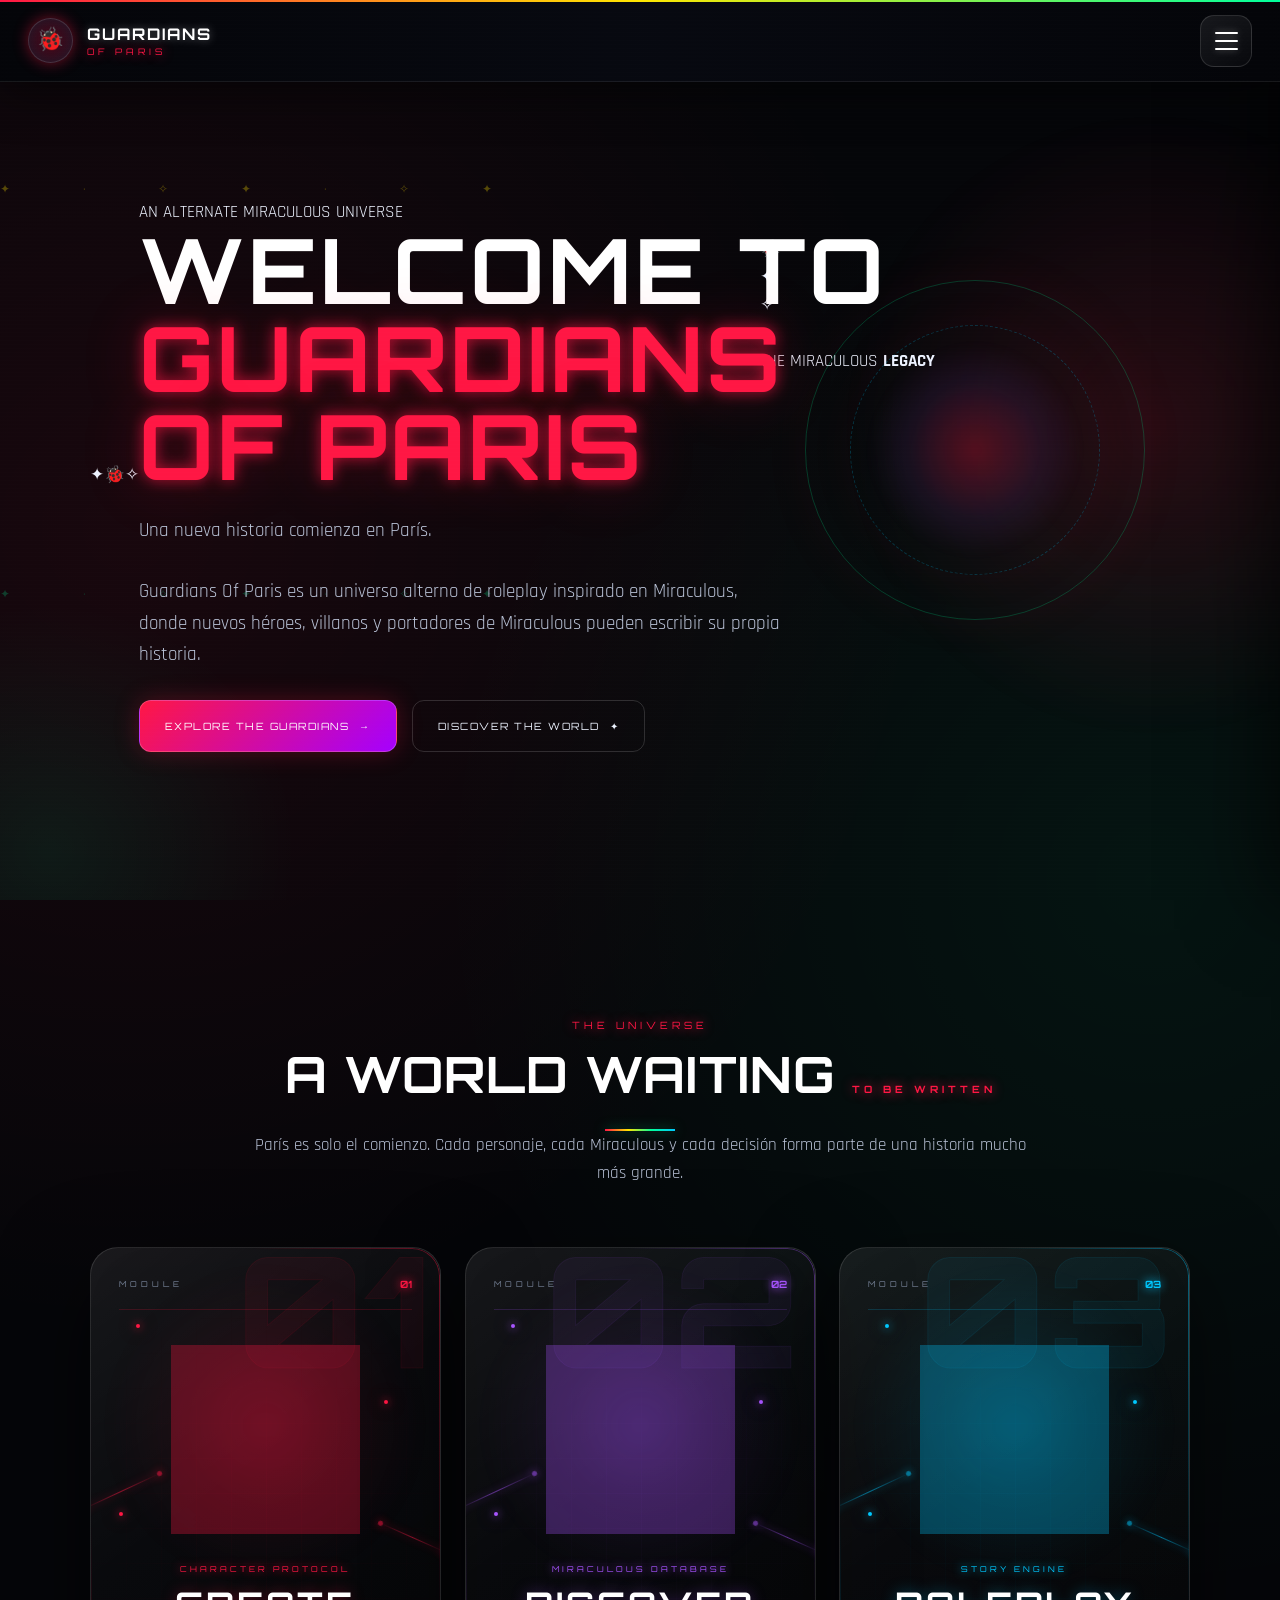
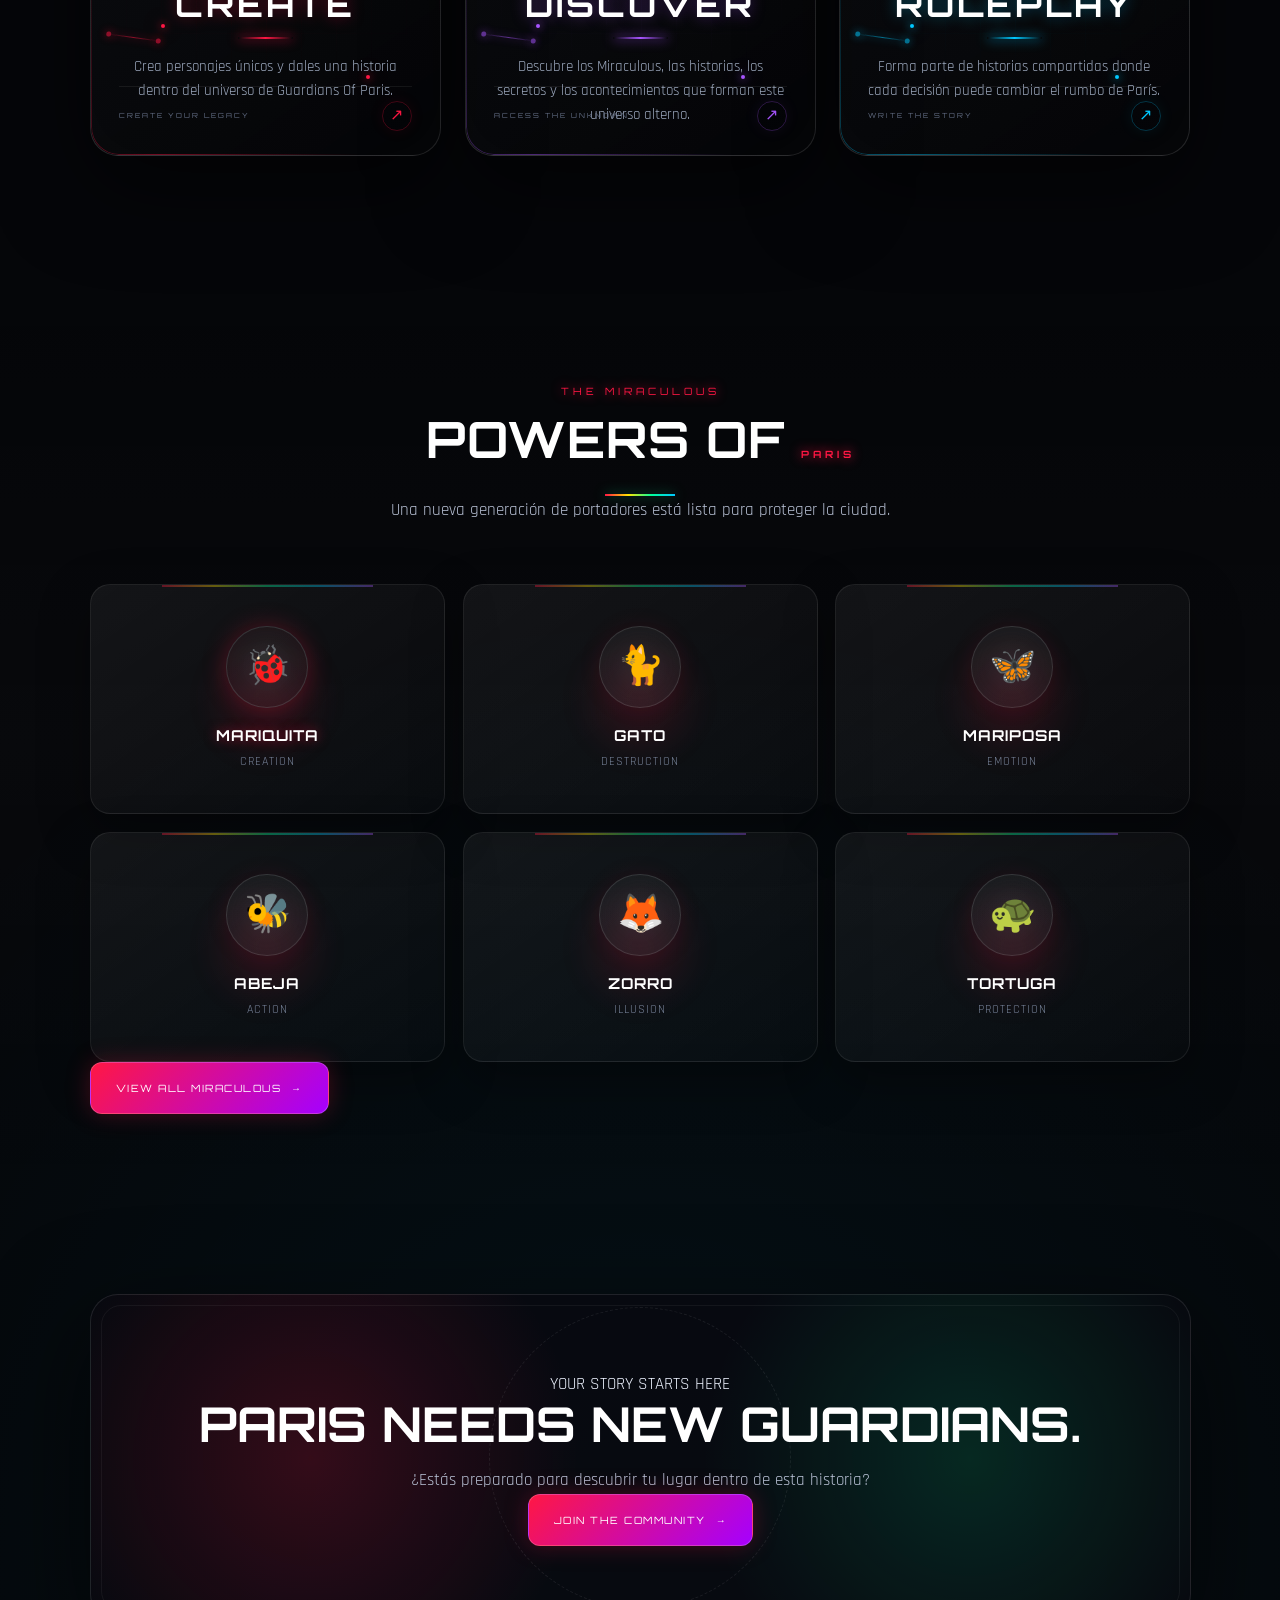
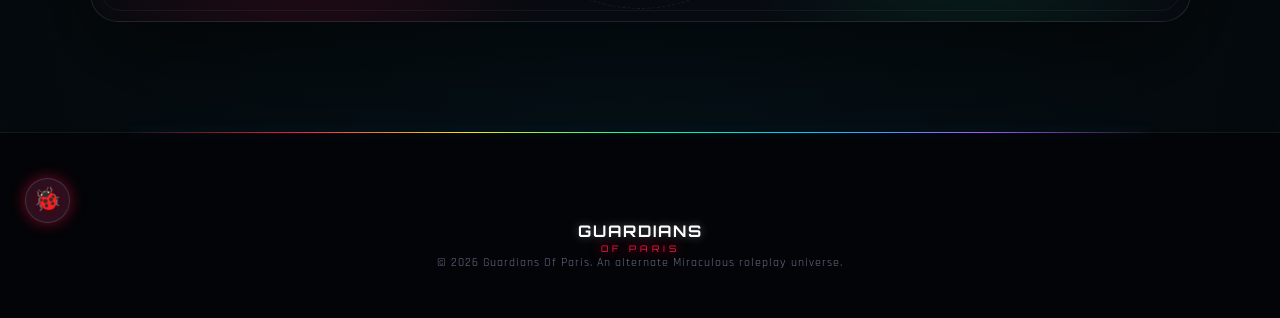
<file: index.html>
<!DOCTYPE html>
<html lang="es">

<head>
    <meta charset="UTF-8">
    <meta name="viewport" content="width=device-width, initial-scale=1.0">

    <meta name="description"
        content="Guardians Of Paris — Universo alterno de roleplay inspirado en Miraculous.">

    <title>Guardians Of Paris — Inicio</title>

    <link rel="stylesheet" href="css/style.css">
</head>

<body>

    <!-- =========================================================
         LOADER
    ========================================================== -->

    <div class="loader">
        <div class="loader-symbol">🐞</div>
        <div class="loader-title">GUARDIANS OF PARIS</div>
        <div class="loader-subtitle">THE STORY BEGINS</div>
    </div>


    <!-- =========================================================
         PARTICULAS / DESTELLOS
    ========================================================== -->

    <div class="sparkles"></div>


    <!-- =========================================================
         HEADER
    ========================================================== -->

    <header class="site-header">

        <div class="container header-content">

            <!-- MARCA: SIEMPRE A LA IZQUIERDA -->

            <a href="index.html" class="brand">

                <div class="brand-icon">
                    🐞
                </div>

                <div class="brand-text">
                    <strong>GUARDIANS</strong>
                    <span>OF PARIS</span>
                </div>

            </a>


            <!-- MENU: SIEMPRE ARRIBA A LA DERECHA -->

            <button class="menu-toggle"
                type="button"
                aria-label="Abrir menú"
                aria-expanded="false">

                <span></span>
                <span></span>
                <span></span>

            </button>

        </div>

    </header>


    <!-- =========================================================
         MENU HAMBURGUESA
    ========================================================== -->

    <div class="menu-overlay"></div>

    <aside class="side-menu">

        <div class="menu-header">

            <div class="menu-brand">

                <span class="menu-brand-symbol">✦</span>

                <div>
                    <strong>GUARDIANS</strong>
                    <span>OF PARIS</span>
                </div>

            </div>

            <span class="menu-label">
                NAVIGATION
            </span>

        </div>


        <!-- NAVEGACION PUBLICA -->

        <nav class="menu-nav">

            <a href="index.html" class="active">
                <span class="menu-nav-icon">⌂</span>
                <span>INICIO</span>
            </a>

            <a href="about.html">
                <span class="menu-nav-icon">✦</span>
                <span>SOBRE EL PROYECTO</span>
            </a>

            <a href="characters.html">
                <span class="menu-nav-icon">🐞</span>
                <span>PERSONAJES</span>
            </a>

            <a href="lore.html">
                <span class="menu-nav-icon">📜</span>
                <span>LORE</span>
            </a>

            <a href="rules.html">
                <span class="menu-nav-icon">⚖️</span>
                <span>REGLAS</span>
            </a>

            <a href="discord.html">
                <span class="menu-nav-icon">💬</span>
                <span>DISCORD</span>
            </a>

        </nav>


        <!-- ADMINISTRACION PRIVADA -->

        <div class="admin-access">

            <div class="admin-access-icon">
                ✦
            </div>

            <div class="admin-access-info">

                <strong>
                    ADMINISTRATION
                </strong>

                <span>
                    PRIVATE ACCESS
                </span>

            </div>

            <a href="admin.html" class="admin-access-button">

                <span>
                    CONTROL CENTER
                </span>

                <span class="admin-access-arrow">
                    →
                </span>

            </a>

        </div>


        <!-- FOOTER DEL MENU -->

        <div class="menu-footer">

            <span>
                GUARDIANS OF PARIS
            </span>

            <small>
                An alternate Miraculous universe
            </small>

        </div>

    </aside>


    <!-- =========================================================
         HERO
    ========================================================== -->

    <main>

        <section class="hero">

            <div class="hero-background-symbol symbol-one">
                ✦
            </div>

            <div class="hero-background-symbol symbol-two">
                🐞
            </div>

            <div class="hero-background-symbol symbol-three">
                ✧
            </div>


            <div class="container hero-grid">


                <!-- TEXTO HERO -->

                <div class="hero-content">

                    <span class="eyebrow">
                        AN ALTERNATE MIRACULOUS UNIVERSE
                    </span>

                    <h1>
                        WELCOME TO
                        <span>GUARDIANS OF PARIS</span>
                    </h1>

                    <p class="hero-description">
                        Una nueva historia comienza en París.
                    </p>

                    <p class="hero-text">
                        Guardians Of Paris es un universo alterno de
                        roleplay inspirado en Miraculous, donde nuevos
                        héroes, villanos y portadores de Miraculous
                        pueden escribir su propia historia.
                    </p>


                    <div class="hero-buttons">

                        <a href="characters.html" class="btn primary">
                            <span>EXPLORE THE GUARDIANS</span>
                            <span>→</span>
                        </a>

                        <a href="about.html" class="btn secondary">
                            <span>DISCOVER THE WORLD</span>
                            <span>✦</span>
                        </a>

                    </div>

                </div>


                <!-- VISUAL MIRACULOUS -->

                <div class="hero-visual">

                    <div class="hero-glow"></div>

                    <div class="hero-orbit orbit-one"></div>
                    <div class="hero-orbit orbit-two"></div>

                    <div class="miraculous-symbol">
                        🐞
                    </div>


                    <div class="floating-symbol symbol-one">
                        ✦
                    </div>

                    <div class="floating-symbol symbol-two">
                        ✧
                    </div>

                    <div class="floating-symbol symbol-three">
                        •
                    </div>


                    <div class="visual-label">
                        <span>THE MIRACULOUS</span>
                        <strong>LEGACY</strong>
                    </div>

                </div>

            </div>

        </section>


        <!-- =========================================================
             INTRO / FUTURISTIC FEATURES
        ========================================================== -->

        <section class="section universe-features">

            <div class="container">

                <div class="section-heading">

                    <span class="eyebrow">
                        THE UNIVERSE
                    </span>

                    <h2>
                        A WORLD WAITING
                        <span>TO BE WRITTEN</span>
                    </h2>

                    <p>
                        París es solo el comienzo. Cada personaje,
                        cada Miraculous y cada decisión forma parte
                        de una historia mucho más grande.
                    </p>

                </div>


                <!-- =================================================
                     FEATURE SYSTEM
                ================================================== -->

                <div class="feature-grid futuristic-features">


                    <!-- =================================================
                         CREATE
                    ================================================== -->

                    <article class="feature-card feature-create">

                        <div class="feature-grid-lines"></div>

                        <div class="feature-particles">
                            <i></i>
                            <i></i>
                            <i></i>
                            <i></i>
                            <i></i>
                        </div>

                        <span class="feature-number">
                            01
                        </span>

                        <div class="feature-topline">
                            <span>MODULE</span>
                            <strong>01</strong>
                        </div>


                        <div class="feature-core">

                            <div class="feature-ring ring-one"></div>
                            <div class="feature-ring ring-two"></div>
                            <div class="feature-ring ring-three"></div>

                            <div class="feature-icon">
                                🐞
                            </div>

                        </div>


                        <div class="feature-circuit circuit-one"></div>
                        <div class="feature-circuit circuit-two"></div>
                        <div class="feature-circuit circuit-three"></div>


                        <div class="feature-content">

                            <span class="feature-kicker">
                                CHARACTER PROTOCOL
                            </span>

                            <h3>
                                CREATE
                            </h3>

                            <div class="feature-line"></div>

                            <p>
                                Crea personajes únicos y dales una
                                historia dentro del universo de
                                Guardians Of Paris.
                            </p>

                        </div>


                        <div class="feature-footer">

                            <span>
                                CREATE YOUR LEGACY
                            </span>

                            <span class="feature-arrow">
                                ↗
                            </span>

                        </div>

                    </article>


                    <!-- =================================================
                         DISCOVER
                    ================================================== -->

                    <article class="feature-card feature-discover">

                        <div class="feature-grid-lines"></div>

                        <div class="feature-particles">
                            <i></i>
                            <i></i>
                            <i></i>
                            <i></i>
                            <i></i>
                        </div>

                        <span class="feature-number">
                            02
                        </span>

                        <div class="feature-topline">
                            <span>MODULE</span>
                            <strong>02</strong>
                        </div>


                        <div class="feature-core">

                            <div class="feature-ring ring-one"></div>
                            <div class="feature-ring ring-two"></div>
                            <div class="feature-ring ring-three"></div>

                            <div class="feature-icon">
                                ✦
                            </div>

                        </div>


                        <div class="feature-circuit circuit-one"></div>
                        <div class="feature-circuit circuit-two"></div>
                        <div class="feature-circuit circuit-three"></div>


                        <div class="feature-content">

                            <span class="feature-kicker">
                                MIRACULOUS DATABASE
                            </span>

                            <h3>
                                DISCOVER
                            </h3>

                            <div class="feature-line"></div>

                            <p>
                                Descubre los Miraculous, las historias,
                                los secretos y los acontecimientos que
                                forman este universo alterno.
                            </p>

                        </div>


                        <div class="feature-footer">

                            <span>
                                ACCESS THE UNKNOWN
                            </span>

                            <span class="feature-arrow">
                                ↗
                            </span>

                        </div>

                    </article>


                    <!-- =================================================
                         ROLEPLAY
                    ================================================== -->

                    <article class="feature-card feature-roleplay">

                        <div class="feature-grid-lines"></div>

                        <div class="feature-particles">
                            <i></i>
                            <i></i>
                            <i></i>
                            <i></i>
                            <i></i>
                        </div>

                        <span class="feature-number">
                            03
                        </span>

                        <div class="feature-topline">
                            <span>MODULE</span>
                            <strong>03</strong>
                        </div>


                        <div class="feature-core">

                            <div class="feature-ring ring-one"></div>
                            <div class="feature-ring ring-two"></div>
                            <div class="feature-ring ring-three"></div>

                            <div class="feature-icon">
                                📜
                            </div>

                        </div>


                        <div class="feature-circuit circuit-one"></div>
                        <div class="feature-circuit circuit-two"></div>
                        <div class="feature-circuit circuit-three"></div>


                        <div class="feature-content">

                            <span class="feature-kicker">
                                STORY ENGINE
                            </span>

                            <h3>
                                ROLEPLAY
                            </h3>

                            <div class="feature-line"></div>

                            <p>
                                Forma parte de historias compartidas
                                donde cada decisión puede cambiar
                                el rumbo de París.
                            </p>

                        </div>


                        <div class="feature-footer">

                            <span>
                                WRITE THE STORY
                            </span>

                            <span class="feature-arrow">
                                ↗
                            </span>

                        </div>

                    </article>

                </div>

            </div>

        </section>


        <!-- =========================================================
             MIRACULOUS
        ========================================================== -->

        <section class="section section-dark">

            <div class="container">

                <div class="section-heading center">

                    <span class="eyebrow">
                        THE MIRACULOUS
                    </span>

                    <h2>
                        POWERS OF
                        <span>PARIS</span>
                    </h2>

                    <p>
                        Una nueva generación de portadores está
                        lista para proteger la ciudad.
                    </p>

                </div>


                <div class="miraculous-grid">


                    <article class="miraculous-card">

                        <div class="miraculous-icon">
                            🐞
                        </div>

                        <h3>
                            MARIQUITA
                        </h3>

                        <span>
                            CREATION
                        </span>

                    </article>


                    <article class="miraculous-card">

                        <div class="miraculous-icon">
                            🐈
                        </div>

                        <h3>
                            GATO
                        </h3>

                        <span>
                            DESTRUCTION
                        </span>

                    </article>


                    <article class="miraculous-card">

                        <div class="miraculous-icon">
                            🦋
                        </div>

                        <h3>
                            MARIPOSA
                        </h3>

                        <span>
                            EMOTION
                        </span>

                    </article>


                    <article class="miraculous-card">

                        <div class="miraculous-icon">
                            🐝
                        </div>

                        <h3>
                            ABEJA
                        </h3>

                        <span>
                            ACTION
                        </span>

                    </article>


                    <article class="miraculous-card">

                        <div class="miraculous-icon">
                            🦊
                        </div>

                        <h3>
                            ZORRO
                        </h3>

                        <span>
                            ILLUSION
                        </span>

                    </article>


                    <article class="miraculous-card">

                        <div class="miraculous-icon">
                            🐢
                        </div>

                        <h3>
                            TORTUGA
                        </h3>

                        <span>
                            PROTECTION
                        </span>

                    </article>


                </div>


                <div class="center-button">

                    <a href="characters.html" class="btn primary">
                        VIEW ALL MIRACULOUS
                        <span>→</span>
                    </a>

                </div>

            </div>

        </section>


        <!-- =========================================================
             STORY BANNER
        ========================================================== -->

        <section class="story-banner">

            <div class="container">

                <div class="story-content">

                    <span class="eyebrow">
                        YOUR STORY STARTS HERE
                    </span>

                    <h2>
                        PARIS NEEDS
                        <span>NEW GUARDIANS.</span>
                    </h2>

                    <p>
                        ¿Estás preparado para descubrir tu lugar
                        dentro de esta historia?
                    </p>

                    <a href="discord.html" class="btn primary">
                        JOIN THE COMMUNITY
                        <span>→</span>
                    </a>

                </div>

            </div>

        </section>

    </main>


    <!-- =========================================================
         FOOTER
    ========================================================== -->

    <footer class="site-footer">

        <div class="container footer-content">

            <div class="footer-brand">

                <div class="brand-icon">
                    🐞
                </div>

                <div class="brand-text">

                    <strong>
                        GUARDIANS
                    </strong>

                    <span>
                        OF PARIS
                    </span>

                </div>

            </div>


            <p class="copyright">
                © 2026 Guardians Of Paris.
                An alternate Miraculous roleplay universe.
            </p>

        </div>

    </footer>


    <!-- =========================================================
         JAVASCRIPT
    ========================================================== -->

    <script src="js/script.js"></script>

</body>

</html>
</file>
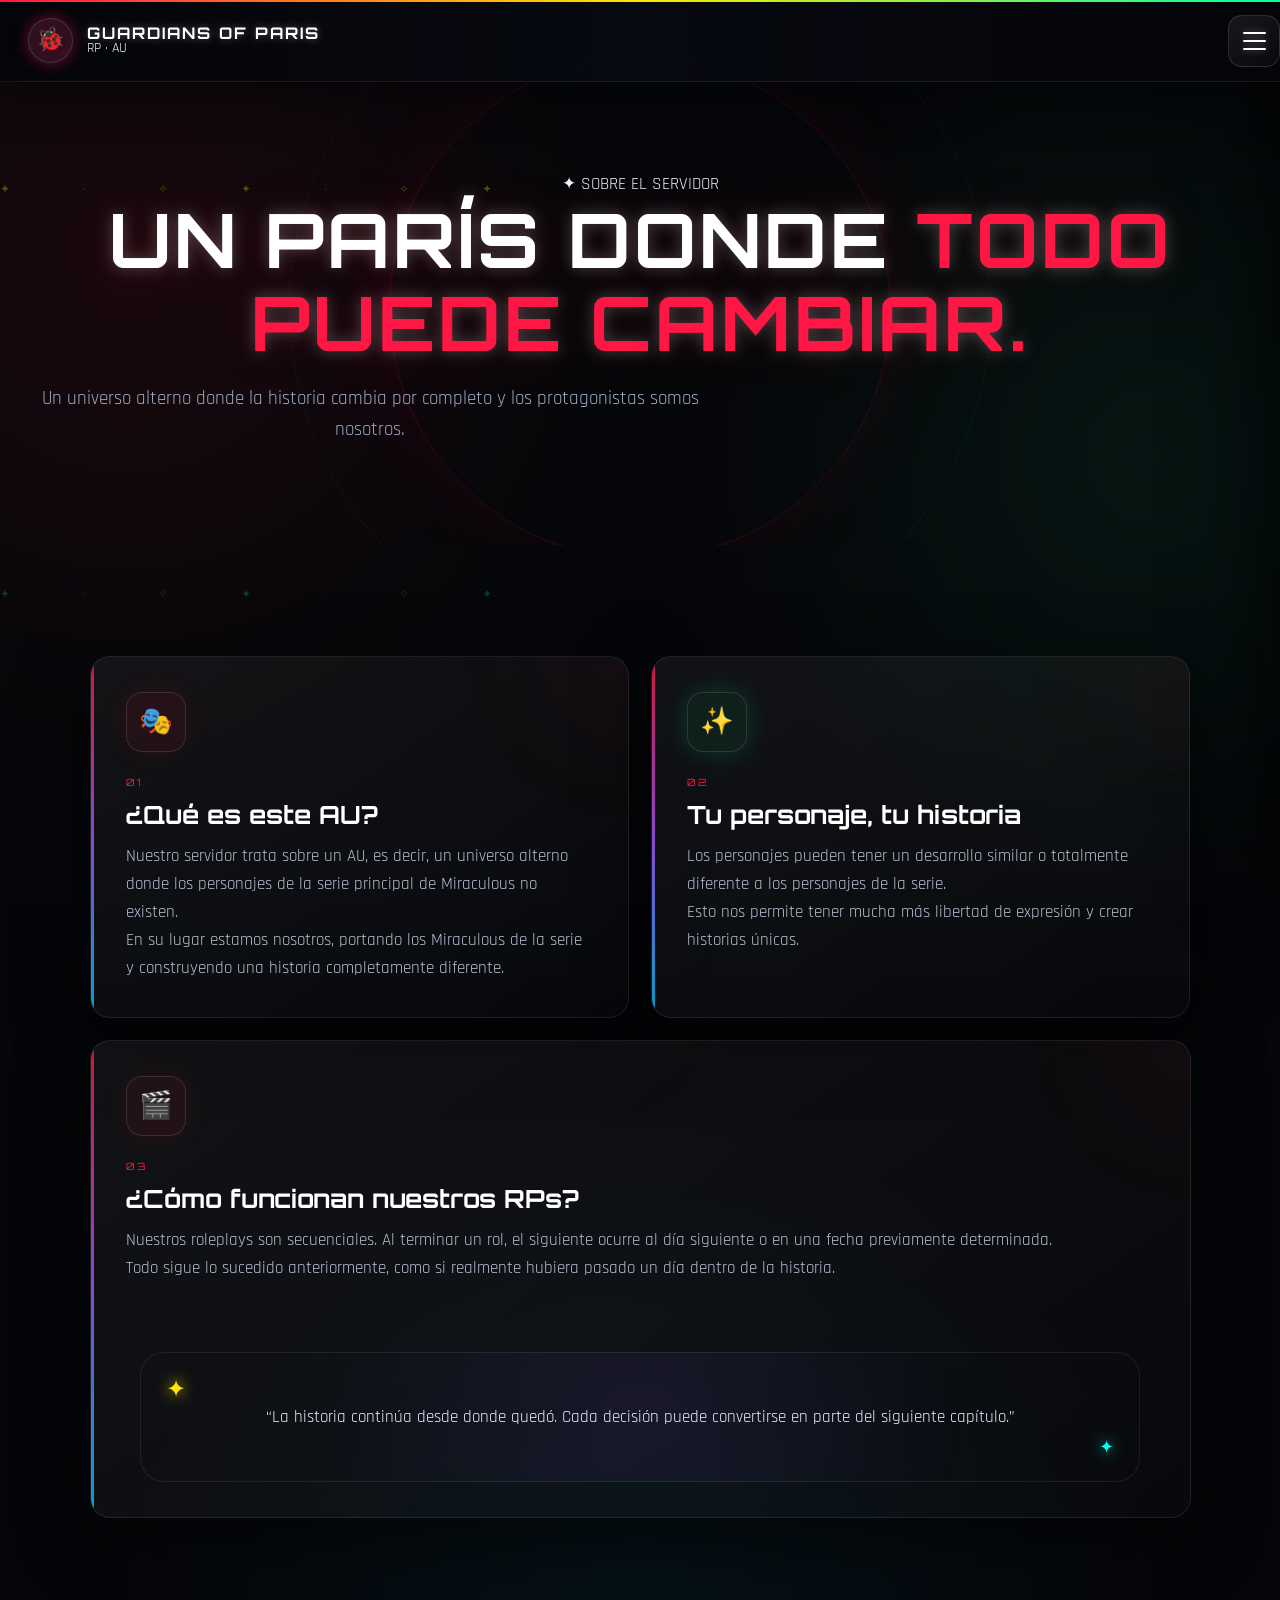
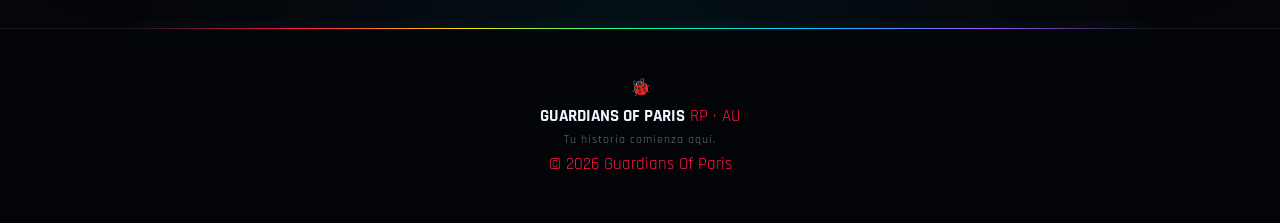
<file: about.html>
<!DOCTYPE html> <html lang="es"> <head> <meta charset="UTF-8"> <meta name="viewport" content="width=device-width, initial-scale=1.0"> <meta name="description" content="Conoce el universo y funcionamiento de Guardians Of Paris."> <title>Guardians Of Paris — Sobre el servidor</title> <link rel="stylesheet" href="css/style.css"> </head> <body> <div class="loader"> <div class="loader-symbol">✨</div> </div> <div class="sparkles"></div> <header class="site-header"> <a href="index.html" class="brand"> <span class="brand-icon">🐞</span> <span class="brand-text"> <strong>GUARDIANS OF PARIS</strong> <small>RP · AU</small> </span> </a> <button class="menu-toggle" aria-label="Abrir menú"> <span></span> <span></span> <span></span> </button> </header> <div class="menu-overlay"></div> <aside class="side-menu"> <div class="menu-header"> <div class="menu-logo">🐞</div> <div> <strong>GUARDIANS OF PARIS</strong> <small>MENÚ PRINCIPAL</small> </div> </div> <nav class="menu-nav"> <a href="index.html">🏠 <span>Inicio</span></a> <a href="about.html">✨ <span>Sobre el servidor</span></a> <a href="characters.html">🐞 <span>Miraculous</span></a> <a href="lore.html">📜 <span>Lore</span></a> <a href="rules.html">⚖️ <span>Reglas</span></a> <a href="discord.html">💬 <span>Discord</span></a> </nav> <div class="menu-footer"> <span>🐞</span> <span>GUARDIANS OF PARIS · RP-AU</span> </div> </aside> <main> <section class="page-hero"> <div class="container"> <span class="eyebrow">✦ SOBRE EL SERVIDOR</span> <h1> Un París donde <span>todo puede cambiar.</span> </h1> <p> Un universo alterno donde la historia cambia por completo y los protagonistas somos nosotros. </p> </div> </section> <section class="section"> <div class="container"> <div class="content-grid"> <article class="info-box"> <div class="info-icon">🎭</div> <span>01</span> <h2>¿Qué es este AU?</h2> <p> Nuestro servidor trata sobre un AU, es decir, un universo alterno donde los personajes de la serie principal de Miraculous no existen. </p> <p> En su lugar estamos nosotros, portando los Miraculous de la serie y construyendo una historia completamente diferente. </p> </article> <article class="info-box"> <div class="info-icon">✨</div> <span>02</span> <h2>Tu personaje, tu historia</h2> <p> Los personajes pueden tener un desarrollo similar o totalmente diferente a los personajes de la serie. </p> <p> Esto nos permite tener mucha más libertad de expresión y crear historias únicas. </p> </article> <article class="info-box full"> <div class="info-icon">🎬</div> <span>03</span> <h2>¿Cómo funcionan nuestros RPs?</h2> <p> Nuestros roleplays son secuenciales. Al terminar un rol, el siguiente ocurre al día siguiente o en una fecha previamente determinada. </p> <p> Todo sigue lo sucedido anteriormente, como si realmente hubiera pasado un día dentro de la historia. </p> <div class="quote"> “La historia continúa desde donde quedó. Cada decisión puede convertirse en parte del siguiente capítulo.” </div> </article> </div> </div> </section> </main> <footer class="site-footer"> <div class="container footer-content"> <div class="footer-brand"> 🐞 <div> <strong>GUARDIANS OF PARIS</strong> <span>RP · AU</span> </div> </div> <p>Tu historia comienza aquí.</p> <span class="copyright">© 2026 Guardians Of Paris</span> </div> </footer> <script src="js/script.js"></script> </body> </html>
</file>
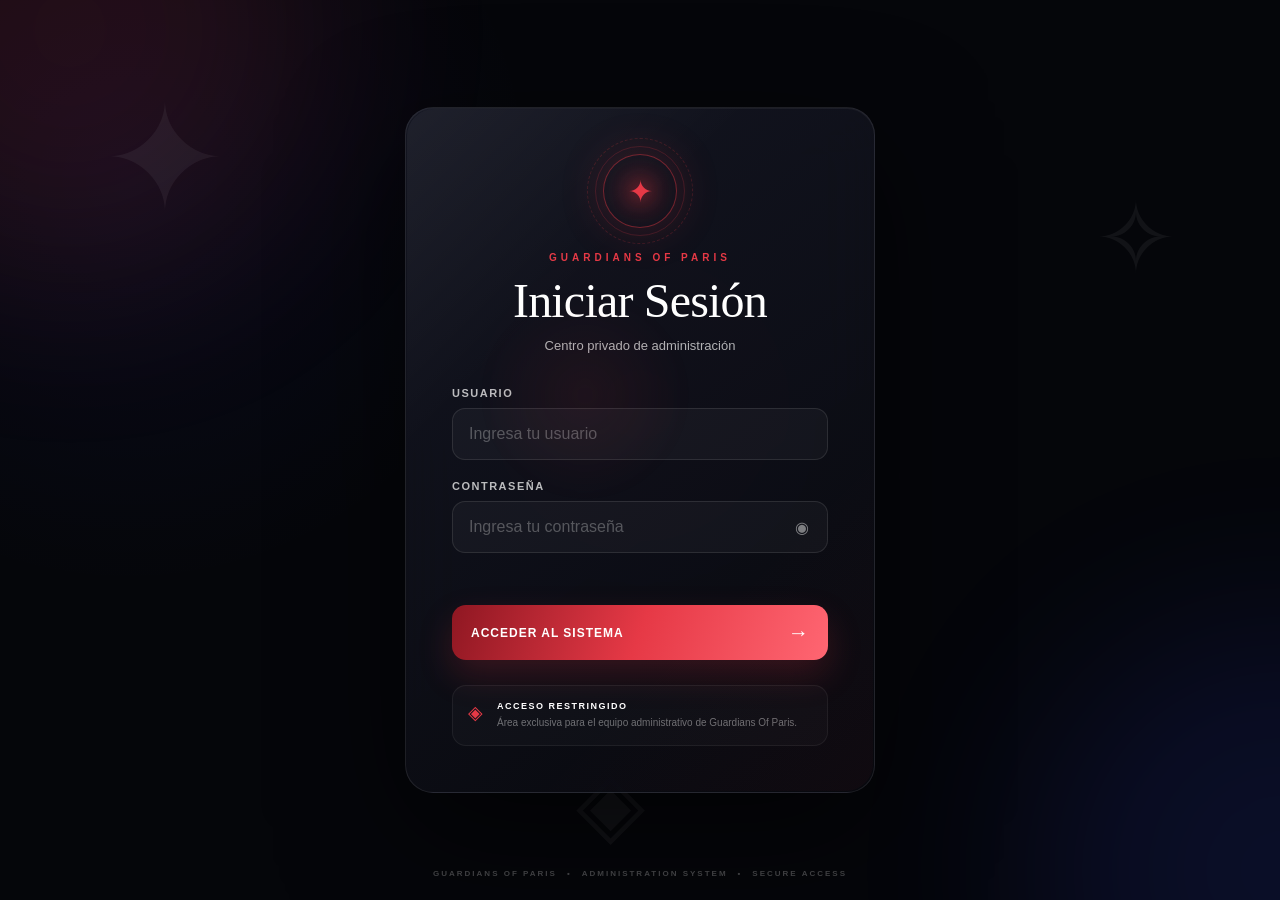
<file: admin.html>
<!DOCTYPE html>
<html lang="es">

<head>

    <meta charset="UTF-8">

    <meta
        name="viewport"
        content="width=device-width, initial-scale=1.0"
    >

    <title>Guardians Of Paris — Administración</title>

    <link
        rel="stylesheet"
        href="css/admin.css"
    >

</head>


<body class="admin-login-page">


    <!-- =====================================================
         LOADER
    ====================================================== -->

    <div
        id="adminLoader"
        class="admin-loader"
        aria-hidden="true"
    >

        <div class="loader-symbol">
            ✦
        </div>

        <div class="loader-line"></div>

        <span>
            GUARDIANS OF PARIS
        </span>

    </div>


    <!-- =====================================================
         BACKGROUND
    ====================================================== -->

    <div class="admin-background">

        <div
            class="background-glow background-glow-one"
        ></div>

        <div
            class="background-glow background-glow-two"
        ></div>

        <div
            class="background-symbol background-symbol-one"
        >
            ✦
        </div>

        <div
            class="background-symbol background-symbol-two"
        >
            ✧
        </div>

        <div
            class="background-symbol background-symbol-three"
        >
            ◈
        </div>

    </div>


    <!-- =====================================================
         LOGIN
    ====================================================== -->

    <main class="login-container">

        <div class="login-emblem">

            <span>
                ✦
            </span>

        </div>


        <div class="login-overline">
            GUARDIANS OF PARIS
        </div>


        <h1>
            Iniciar Sesión
        </h1>


        <p class="login-subtitle">
            Centro privado de administración
        </p>


        <form id="adminLoginForm">


            <!-- USERNAME -->

            <div class="login-field">

                <label for="adminUsername">
                    Usuario
                </label>

                <input
                    type="text"
                    id="adminUsername"
                    name="username"
                    placeholder="Ingresa tu usuario"
                    autocomplete="username"
                    required
                >

            </div>


            <!-- PASSWORD -->

            <div class="login-field">

                <label for="adminPassword">
                    Contraseña
                </label>


                <div class="password-wrapper">

                    <input
                        type="password"
                        id="adminPassword"
                        name="password"
                        placeholder="Ingresa tu contraseña"
                        autocomplete="current-password"
                        required
                    >


                    <button
                        type="button"
                        id="passwordToggle"
                        aria-label="Mostrar contraseña"
                    >
                        ◉
                    </button>

                </div>

            </div>


            <!-- MESSAGE -->

            <div
                id="loginMessage"
                class="login-message"
                aria-live="polite"
            ></div>


            <!-- LOGIN BUTTON -->

            <button
                type="submit"
                id="loginButton"
            >

                <span class="button-text">
                    Acceder al sistema
                </span>

                <span class="button-arrow">
                    →
                </span>

            </button>


        </form>


        <!-- SECURITY NOTICE -->

        <div class="security-notice">

            <div class="security-icon">
                ◈
            </div>


            <div class="security-text">

                <strong>
                    ACCESO RESTRINGIDO
                </strong>

                <span>
                    Área exclusiva para el equipo administrativo de Guardians Of Paris.
                </span>

            </div>

        </div>


    </main>


    <!-- =====================================================
         FOOTER
    ====================================================== -->

    <footer class="admin-footer">

        <span>
            GUARDIANS OF PARIS
        </span>

        <span>
            •
        </span>

        <span>
            ADMINISTRATION SYSTEM
        </span>

        <span>
            •
        </span>

        <span>
            SECURE ACCESS
        </span>

    </footer>


    <!-- =====================================================
         JAVASCRIPT
    ====================================================== -->

    <script src="./js/admin.js"></script>


    <!--
        SEGURIDAD EXTRA PARA EL LOADER.

        No depende de window.load.
        No depende de imágenes.
        No depende de fuentes.
        Simplemente elimina el loader cuando
        el HTML ya está preparado.
    -->

    <script>

        document.addEventListener(
            "DOMContentLoaded",
            function () {

                const loader =
                    document.getElementById(
                        "adminLoader"
                    );


                if (!loader) {
                    return;
                }


                window.setTimeout(
                    function () {

                        loader.style.opacity = "0";
                        loader.style.visibility = "hidden";
                        loader.style.pointerEvents = "none";

                        /*
                            Después de la transición,
                            lo eliminamos completamente
                            del flujo visual.
                        */

                        window.setTimeout(
                            function () {

                                loader.style.display = "none";

                            },
                            650
                        );

                    },
                    350
                );

            },
            {
                once: true
            }
        );

    </script>


</body>

</html>
</file>
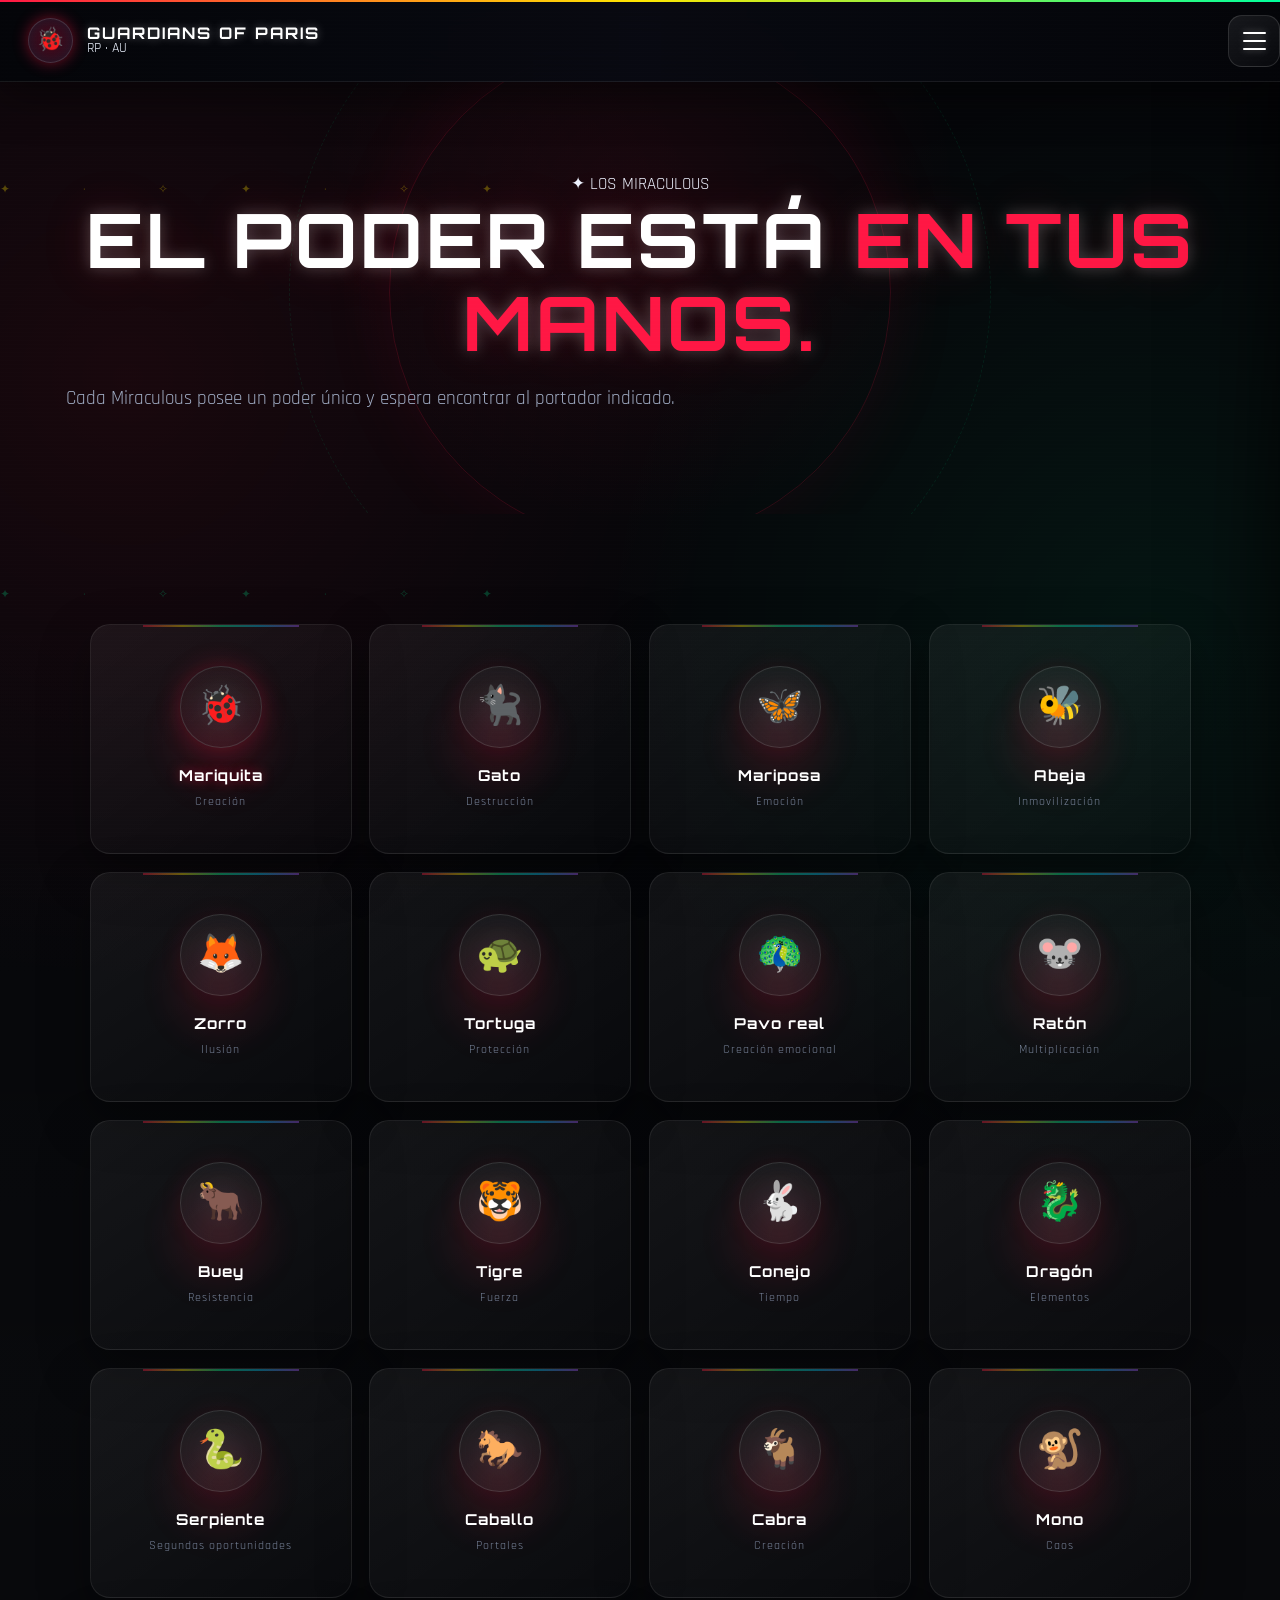
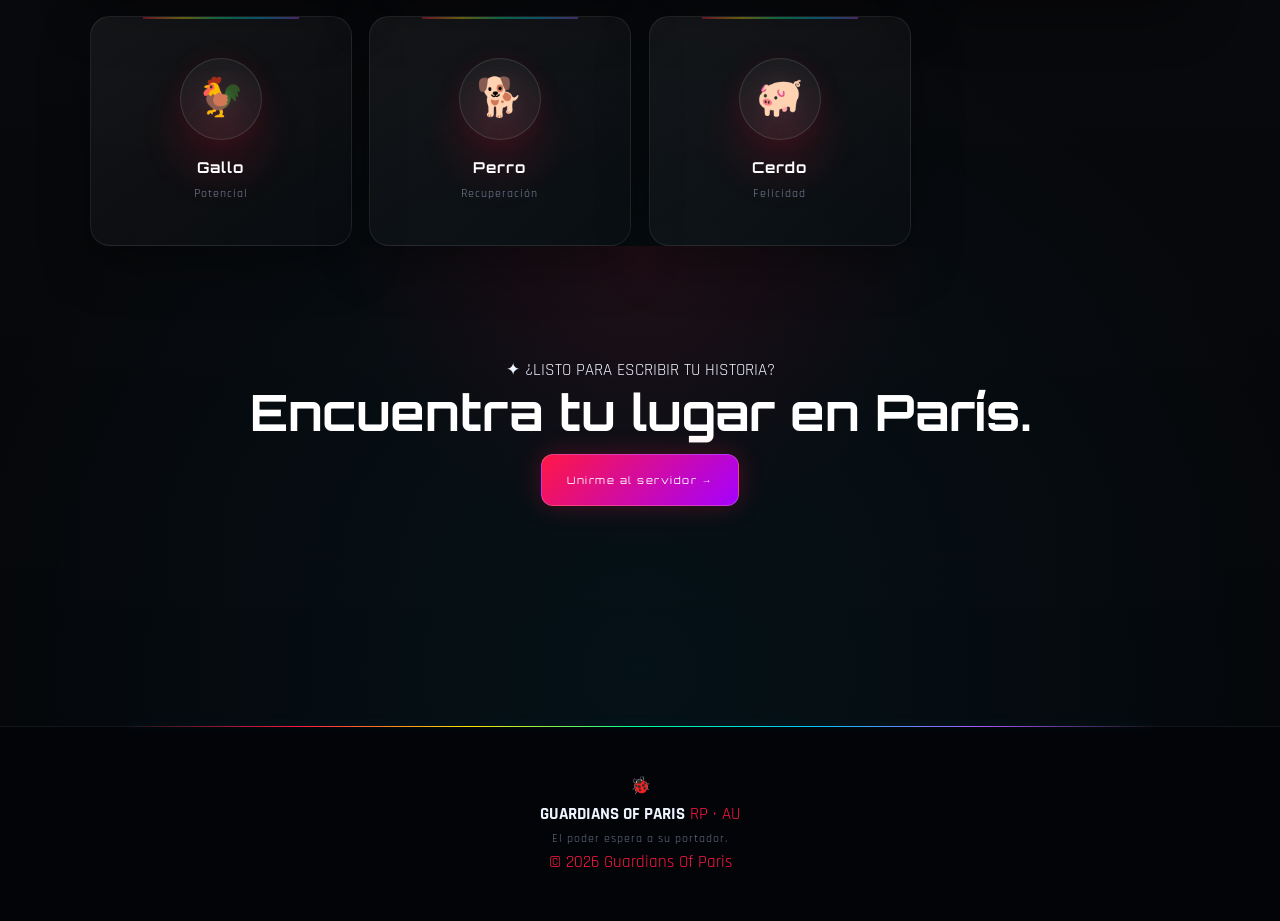
<file: characters.html>
<!DOCTYPE html> <html lang="es"> <head> <meta charset="UTF-8"> <meta name="viewport" content="width=device-width, initial-scale=1.0"> <title>Guardians Of Paris — Miraculous</title> <link rel="stylesheet" href="css/style.css"> </head> <body> <div class="loader"> <div class="loader-symbol">🐞</div> </div> <div class="sparkles"></div> <header class="site-header"> <a href="index.html" class="brand"> <span class="brand-icon">🐞</span> <span class="brand-text"> <strong>GUARDIANS OF PARIS</strong> <small>RP · AU</small> </span> </a> <button class="menu-toggle" aria-label="Abrir menú"> <span></span> <span></span> <span></span> </button> </header> <div class="menu-overlay"></div> <aside class="side-menu"> <div class="menu-header"> <div class="menu-logo">🐞</div> <div> <strong>GUARDIANS OF PARIS</strong> <small>MENÚ PRINCIPAL</small> </div> </div> <nav class="menu-nav"> <a href="index.html">🏠 <span>Inicio</span></a> <a href="about.html">✨ <span>Sobre el servidor</span></a> <a href="characters.html">🐞 <span>Miraculous</span></a> <a href="lore.html">📜 <span>Lore</span></a> <a href="rules.html">⚖️ <span>Reglas</span></a> <a href="discord.html">💬 <span>Discord</span></a> </nav> <div class="menu-footer"> <span>🐞</span> <span>GUARDIANS OF PARIS · RP-AU</span> </div> </aside> <main> <section class="page-hero"> <div class="container"> <span class="eyebrow">✦ LOS MIRACULOUS</span> <h1> El poder está <span>en tus manos.</span> </h1> <p> Cada Miraculous posee un poder único y espera encontrar al portador indicado. </p> </div> </section> <section class="section section-dark"> <div class="container"> <div class="miraculous-grid large"> <div class="miraculous-card"> <div class="miraculous-icon">🐞</div> <h3>Mariquita</h3> <span>Creación</span> </div> <div class="miraculous-card"> <div class="miraculous-icon">🐈‍⬛</div> <h3>Gato</h3> <span>Destrucción</span> </div> <div class="miraculous-card"> <div class="miraculous-icon">🦋</div> <h3>Mariposa</h3> <span>Emoción</span> </div> <div class="miraculous-card"> <div class="miraculous-icon">🐝</div> <h3>Abeja</h3> <span>Inmovilización</span> </div> <div class="miraculous-card"> <div class="miraculous-icon">🦊</div> <h3>Zorro</h3> <span>Ilusión</span> </div> <div class="miraculous-card"> <div class="miraculous-icon">🐢</div> <h3>Tortuga</h3> <span>Protección</span> </div> <div class="miraculous-card"> <div class="miraculous-icon">🦚</div> <h3>Pavo real</h3> <span>Creación emocional</span> </div> <div class="miraculous-card"> <div class="miraculous-icon">🐭</div> <h3>Ratón</h3> <span>Multiplicación</span> </div> <div class="miraculous-card"> <div class="miraculous-icon">🐂</div> <h3>Buey</h3> <span>Resistencia</span> </div> <div class="miraculous-card"> <div class="miraculous-icon">🐯</div> <h3>Tigre</h3> <span>Fuerza</span> </div> <div class="miraculous-card"> <div class="miraculous-icon">🐇</div> <h3>Conejo</h3> <span>Tiempo</span> </div> <div class="miraculous-card"> <div class="miraculous-icon">🐉</div> <h3>Dragón</h3> <span>Elementos</span> </div> <div class="miraculous-card"> <div class="miraculous-icon">🐍</div> <h3>Serpiente</h3> <span>Segundas oportunidades</span> </div> <div class="miraculous-card"> <div class="miraculous-icon">🐎</div> <h3>Caballo</h3> <span>Portales</span> </div> <div class="miraculous-card"> <div class="miraculous-icon">🐐</div> <h3>Cabra</h3> <span>Creación</span> </div> <div class="miraculous-card"> <div class="miraculous-icon">🐒</div> <h3>Mono</h3> <span>Caos</span> </div> <div class="miraculous-card"> <div class="miraculous-icon">🐓</div> <h3>Gallo</h3> <span>Potencial</span> </div> <div class="miraculous-card"> <div class="miraculous-icon">🐕</div> <h3>Perro</h3> <span>Recuperación</span> </div> <div class="miraculous-card"> <div class="miraculous-icon">🐖</div> <h3>Cerdo</h3> <span>Felicidad</span> </div> </div> <div class="cta-section"> <div class="cta-content"> <span>✦ ¿LISTO PARA ESCRIBIR TU HISTORIA?</span> <h2> Encuentra tu lugar en París. </h2> <a href="discord.html" class="btn primary"> Unirme al servidor → </a> </div> </div> </div> </section> </main> <footer class="site-footer"> <div class="container footer-content"> <div class="footer-brand"> 🐞 <div> <strong>GUARDIANS OF PARIS</strong> <span>RP · AU</span> </div> </div> <p>El poder espera a su portador.</p> <span class="copyright">© 2026 Guardians Of Paris</span> </div> </footer> <script src="js/script.js"></script> </body> </html>
</file>
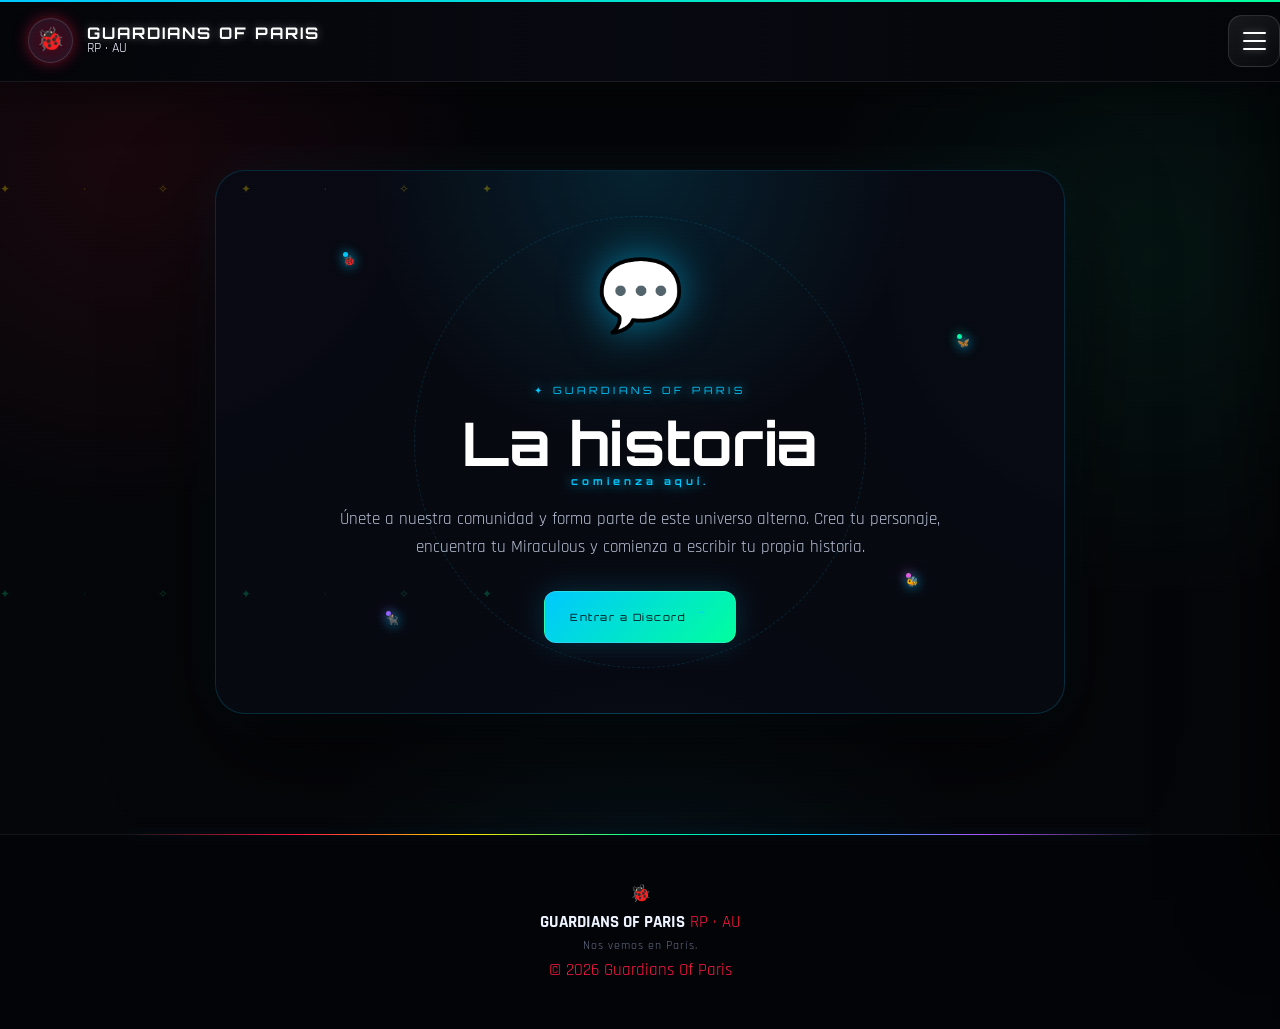
<file: discord.html>
<!DOCTYPE html> <html lang="es"> <head> <meta charset="UTF-8"> <meta name="viewport" content="width=device-width, initial-scale=1.0"> <meta name="description" content="Únete al servidor de Discord de Guardians Of Paris."> <title>Guardians Of Paris — Discord</title> <link rel="stylesheet" href="css/style.css"> </head> <body> <div class="loader"> <div class="loader-symbol">💬</div> </div> <div class="sparkles"></div> <header class="site-header"> <a href="index.html" class="brand"> <span class="brand-icon">🐞</span> <span class="brand-text"> <strong>GUARDIANS OF PARIS</strong> <small>RP · AU</small> </span> </a> <button class="menu-toggle" aria-label="Abrir menú"> <span></span> <span></span> <span></span> </button> </header> <div class="menu-overlay"></div> <aside class="side-menu"> <div class="menu-header"> <div class="menu-logo">💬</div> <div> <strong>GUARDIANS OF PARIS</strong> <small>MENÚ PRINCIPAL</small> </div> </div> <nav class="menu-nav"> <a href="index.html">🏠 <span>Inicio</span></a> <a href="about.html">✨ <span>Sobre el servidor</span></a> <a href="characters.html">🐞 <span>Miraculous</span></a> <a href="lore.html">📜 <span>Lore</span></a> <a href="rules.html">⚖️ <span>Reglas</span></a> <a href="discord.html">💬 <span>Discord</span></a> </nav> <div class="menu-footer"> <span>💬</span> <span>GUARDIANS OF PARIS · RP-AU</span> </div> </aside> <main> <section class="discord-section"> <div class="discord-card"> <div class="discord-icon"> 💬 </div> <span>✦ GUARDIANS OF PARIS</span> <h1> La historia <span>comienza aquí.</span> </h1> <p> Únete a nuestra comunidad y forma parte de este universo alterno. Crea tu personaje, encuentra tu Miraculous y comienza a escribir tu propia historia. </p> <a href="https://discord.gg/XM5Hc59cg" target="_blank" rel="noopener noreferrer" class="discord-button" > Entrar a Discord <span>→</span> </a> <div class="discord-decoration"> <span>🐞</span> <span>🦋</span> <span>🐈‍⬛</span> <span>🐝</span> </div> </div> </section> </main> <footer class="site-footer"> <div class="container footer-content"> <div class="footer-brand"> 🐞 <div> <strong>GUARDIANS OF PARIS</strong> <span>RP · AU</span> </div> </div> <p>Nos vemos en París.</p> <span class="copyright">© 2026 Guardians Of Paris</span> </div> </footer> <script src="js/script.js"></script> </body> </html>
</file>
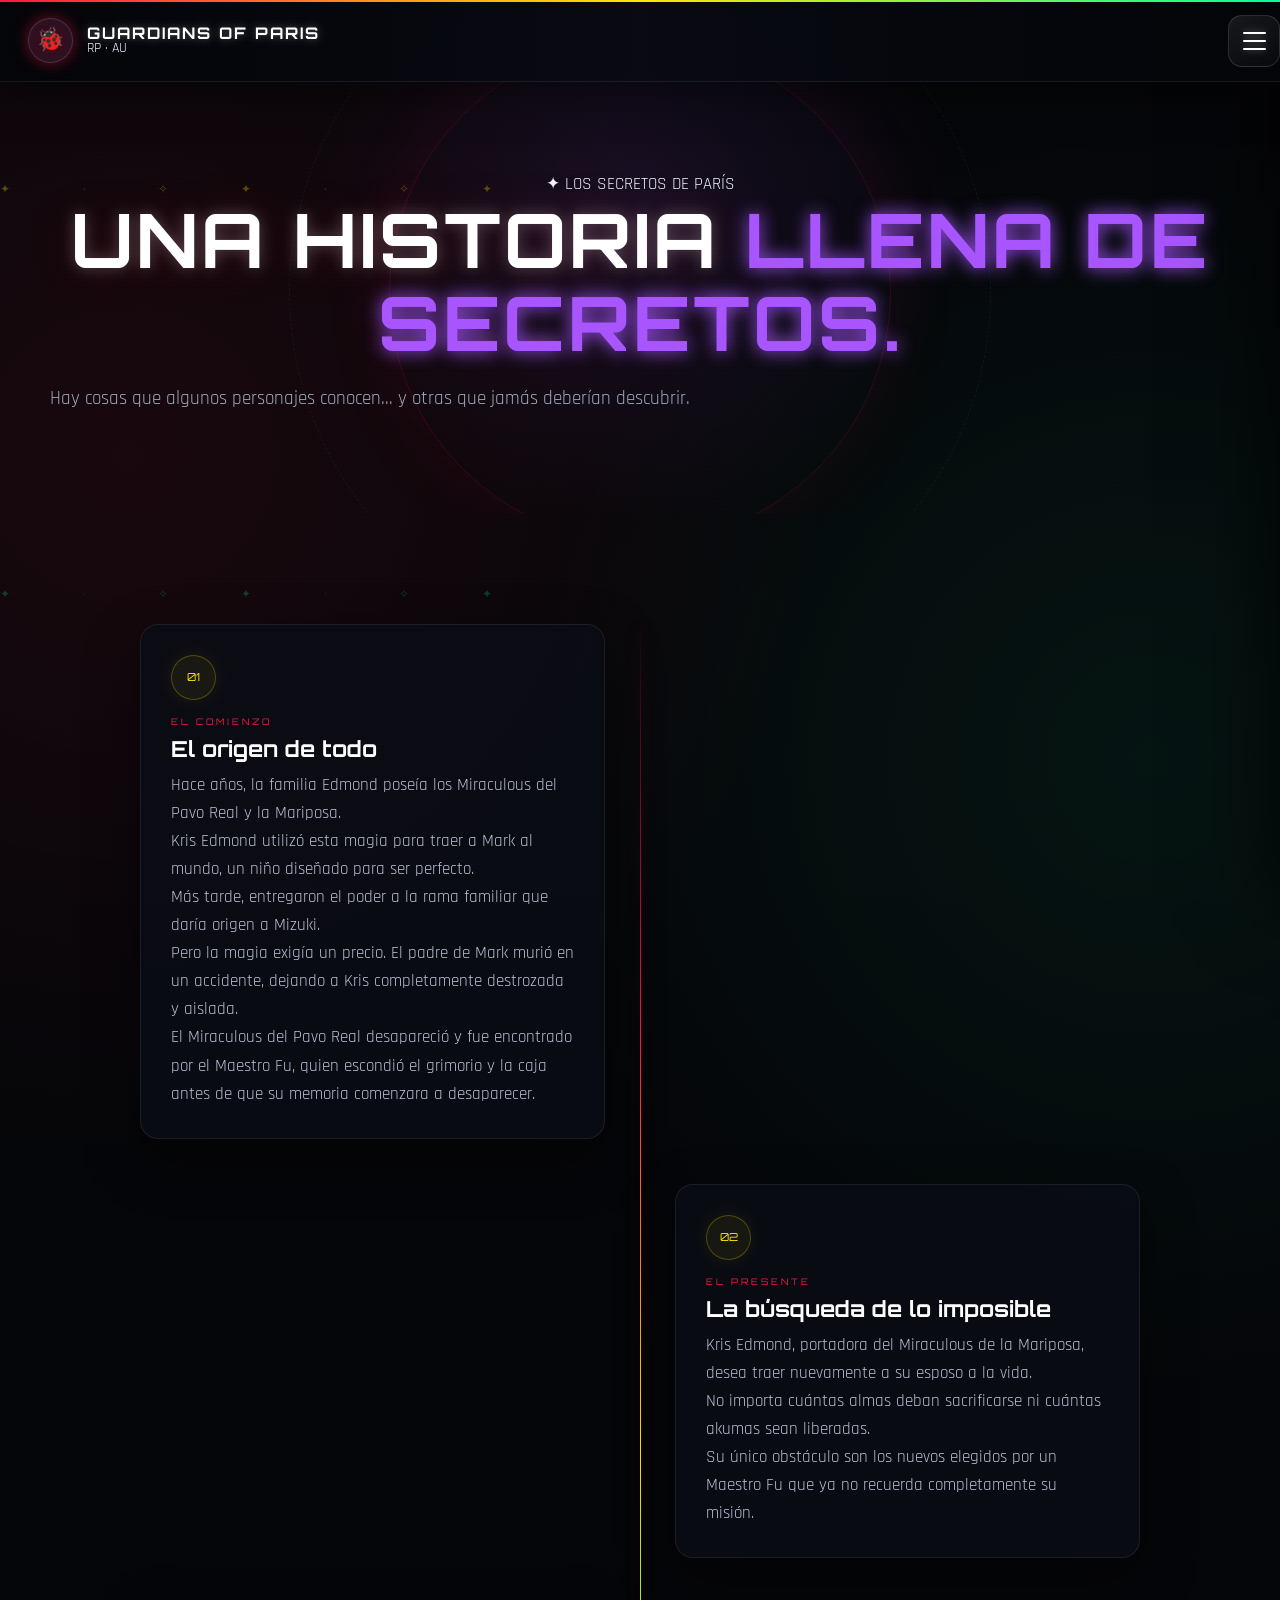
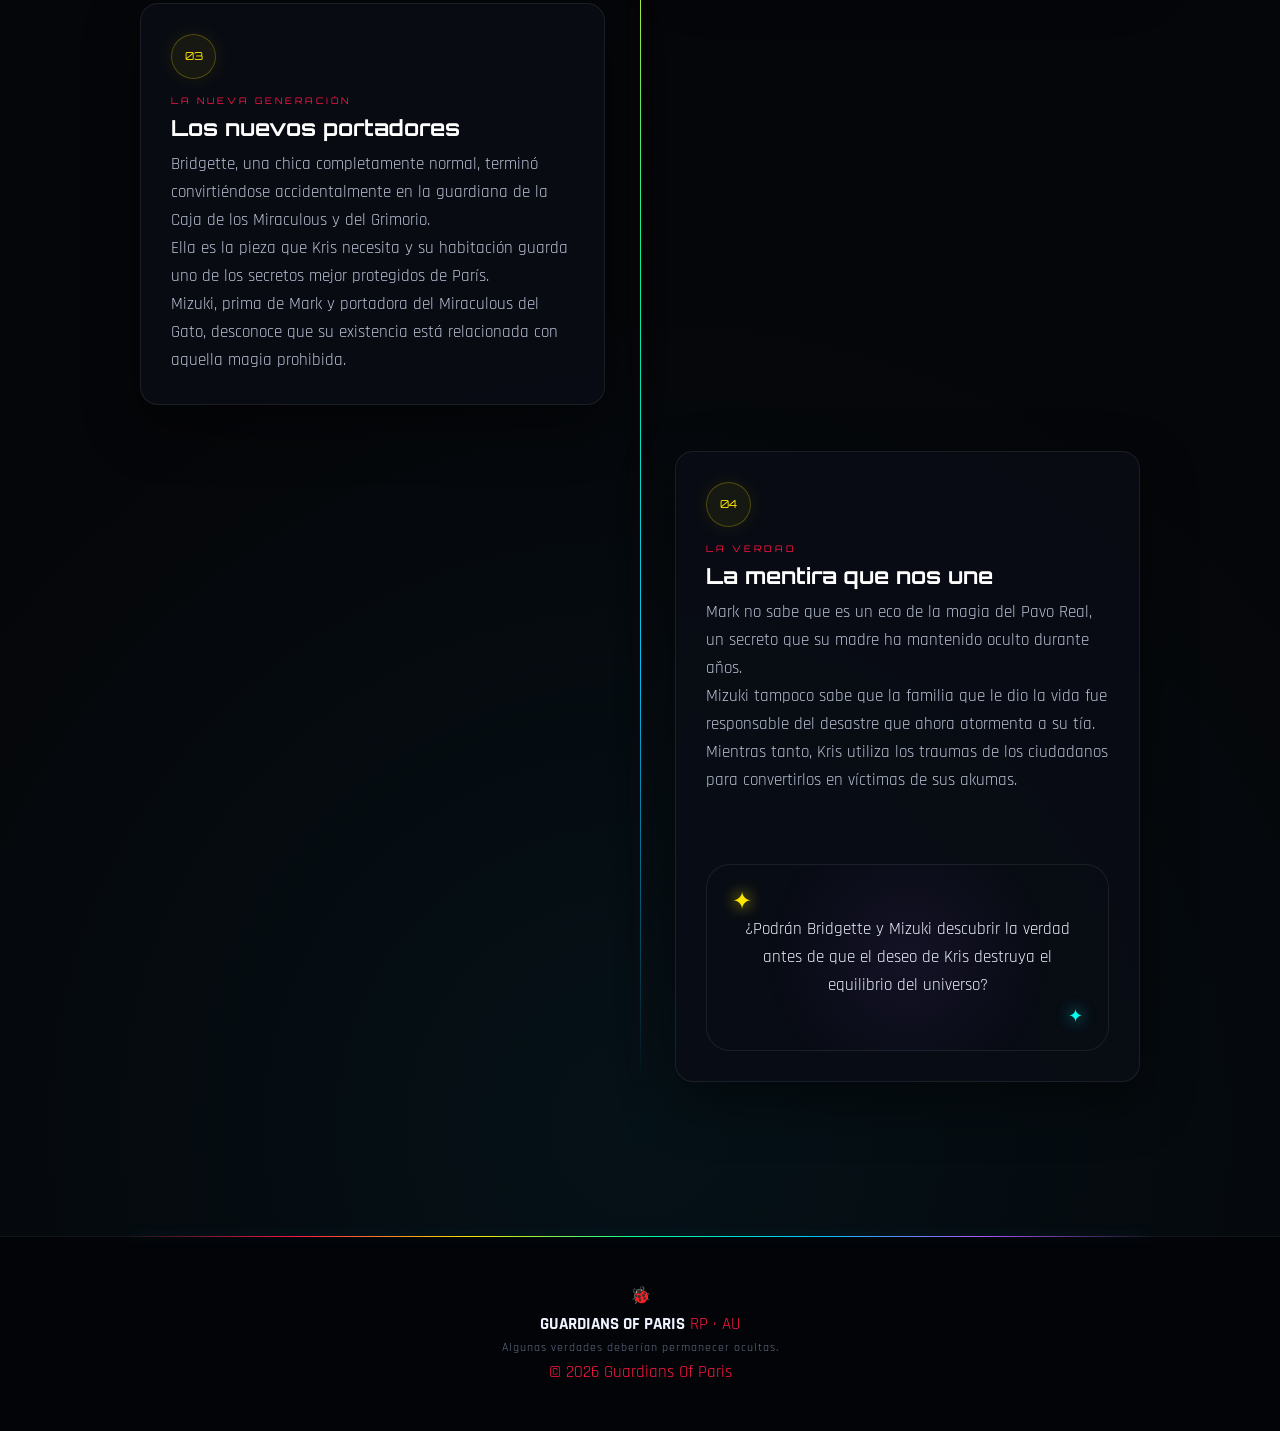
<file: lore.html>
<!DOCTYPE html> <html la ng="es"> <head> <meta charset="UTF-8"> <meta name="viewport" content="width=device-width, initial-scale=1.0"> <title>Guardians Of Paris — Lore</title> <link rel="stylesheet" href="css/style.css"> </head> <body> <div class="loader"> <div class="loader-symbol">📜</div> </div> <div class="sparkles"></div> <header class="site-header"> <a href="index.html" class="brand"> <span class="brand-icon">🐞</span> <span class="brand-text"> <strong>GUARDIANS OF PARIS</strong> <small>RP · AU</small> </span> </a> <button class="menu-toggle" aria-label="Abrir menú"> <span></span> <span></span> <span></span> </button> </header> <div class="menu-overlay"></div> <aside class="side-menu"> <div class="menu-header"> <div class="menu-logo">📜</div> <div> <strong>GUARDIANS OF PARIS</strong> <small>MENÚ PRINCIPAL</small> </div> </div> <nav class="menu-nav"> <a href="index.html">🏠 <span>Inicio</span></a> <a href="about.html">✨ <span>Sobre el servidor</span></a> <a href="characters.html">🐞 <span>Miraculous</span></a> <a href="lore.html">📜 <span>Lore</span></a> <a href="rules.html">⚖️ <span>Reglas</span></a> <a href="discord.html">💬 <span>Discord</span></a> </nav> <div class="menu-footer"> <span>📜</span> <span>GUARDIANS OF PARIS · RP-AU</span> </div> </aside> <main> <section class="page-hero"> <div class="container"> <span class="eyebrow">✦ LOS SECRETOS DE PARÍS</span> <h1> Una historia <span>llena de secretos.</span> </h1> <p> Hay cosas que algunos personajes conocen... y otras que jamás deberían descubrir. </p> </div> </section> <section class="section"> <div class="container"> <div class="timeline"> <article class="timeline-card"> <div class="timeline-number">01</div> <div class="timeline-content"> <span>EL COMIENZO</span> <h2>El origen de todo</h2> <p> Hace años, la familia Edmond poseía los Miraculous del Pavo Real y la Mariposa. </p> <p> Kris Edmond utilizó esta magia para traer a Mark al mundo, un niño diseñado para ser perfecto. </p> <p> Más tarde, entregaron el poder a la rama familiar que daría origen a Mizuki. </p> <p> Pero la magia exigía un precio. El padre de Mark murió en un accidente, dejando a Kris completamente destrozada y aislada. </p> <p> El Miraculous del Pavo Real desapareció y fue encontrado por el Maestro Fu, quien escondió el grimorio y la caja antes de que su memoria comenzara a desaparecer. </p> </div> </article> <article class="timeline-card"> <div class="timeline-number">02</div> <div class="timeline-content"> <span>EL PRESENTE</span> <h2>La búsqueda de lo imposible</h2> <p> Kris Edmond, portadora del Miraculous de la Mariposa, desea traer nuevamente a su esposo a la vida. </p> <p> No importa cuántas almas deban sacrificarse ni cuántas akumas sean liberadas. </p> <p> Su único obstáculo son los nuevos elegidos por un Maestro Fu que ya no recuerda completamente su misión. </p> </div> </article> <article class="timeline-card"> <div class="timeline-number">03</div> <div class="timeline-content"> <span>LA NUEVA GENERACIÓN</span> <h2>Los nuevos portadores</h2> <p> Bridgette, una chica completamente normal, terminó convirtiéndose accidentalmente en la guardiana de la Caja de los Miraculous y del Grimorio. </p> <p> Ella es la pieza que Kris necesita y su habitación guarda uno de los secretos mejor protegidos de París. </p> <p> Mizuki, prima de Mark y portadora del Miraculous del Gato, desconoce que su existencia está relacionada con aquella magia prohibida. </p> </div> </article> <article class="timeline-card"> <div class="timeline-number">04</div> <div class="timeline-content"> <span>LA VERDAD</span> <h2>La mentira que nos une</h2> <p> Mark no sabe que es un eco de la magia del Pavo Real, un secreto que su madre ha mantenido oculto durante años. </p> <p> Mizuki tampoco sabe que la familia que le dio la vida fue responsable del desastre que ahora atormenta a su tía. </p> <p> Mientras tanto, Kris utiliza los traumas de los ciudadanos para convertirlos en víctimas de sus akumas. </p> <div class="quote"> ¿Podrán Bridgette y Mizuki descubrir la verdad antes de que el deseo de Kris destruya el equilibrio del universo? </div> </div> </article> </div> </div> </section> </main> <footer class="site-footer"> <div class="container footer-content"> <div class="footer-brand"> 🐞 <div> <strong>GUARDIANS OF PARIS</strong> <span>RP · AU</span> </div> </div> <p>Algunas verdades deberían permanecer ocultas.</p> <span class="copyright">© 2026 Guardians Of Paris</span> </div> </footer> <script src="js/script.js"></script> </body> </html>
</file>
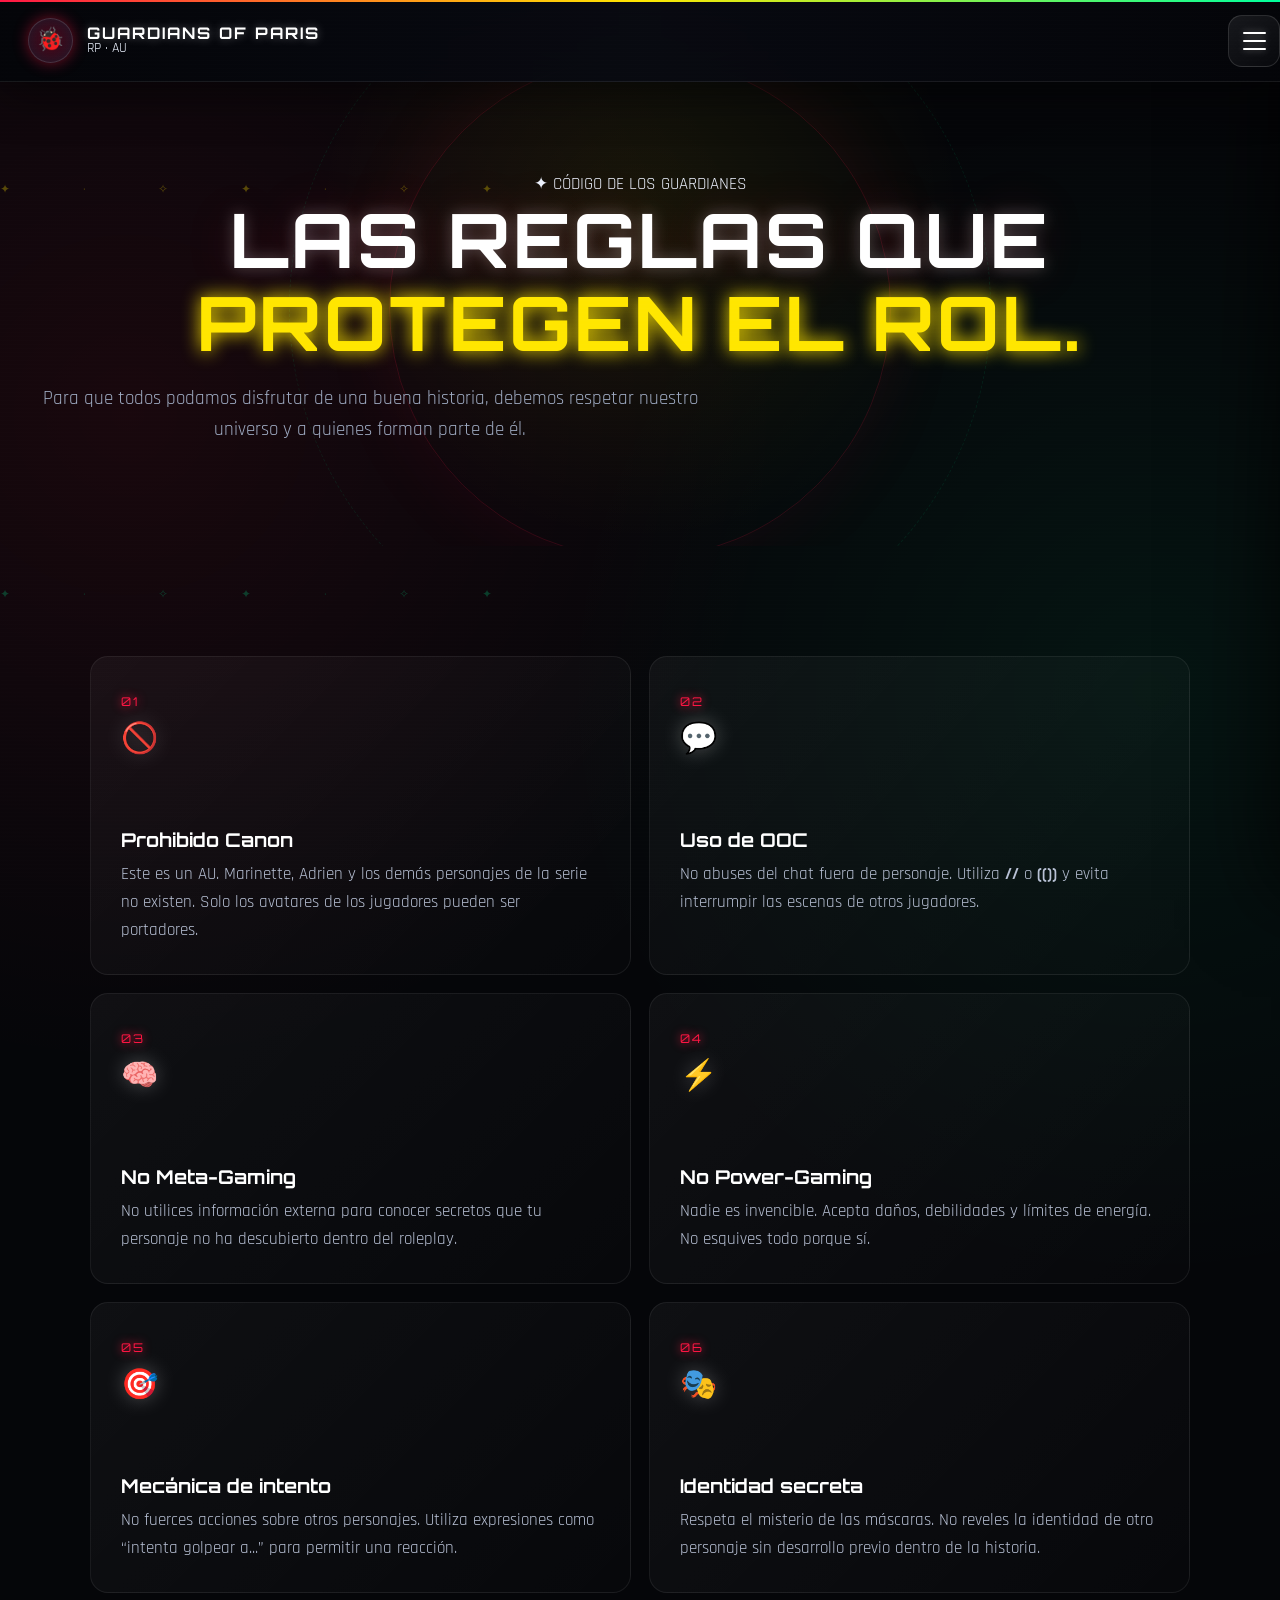
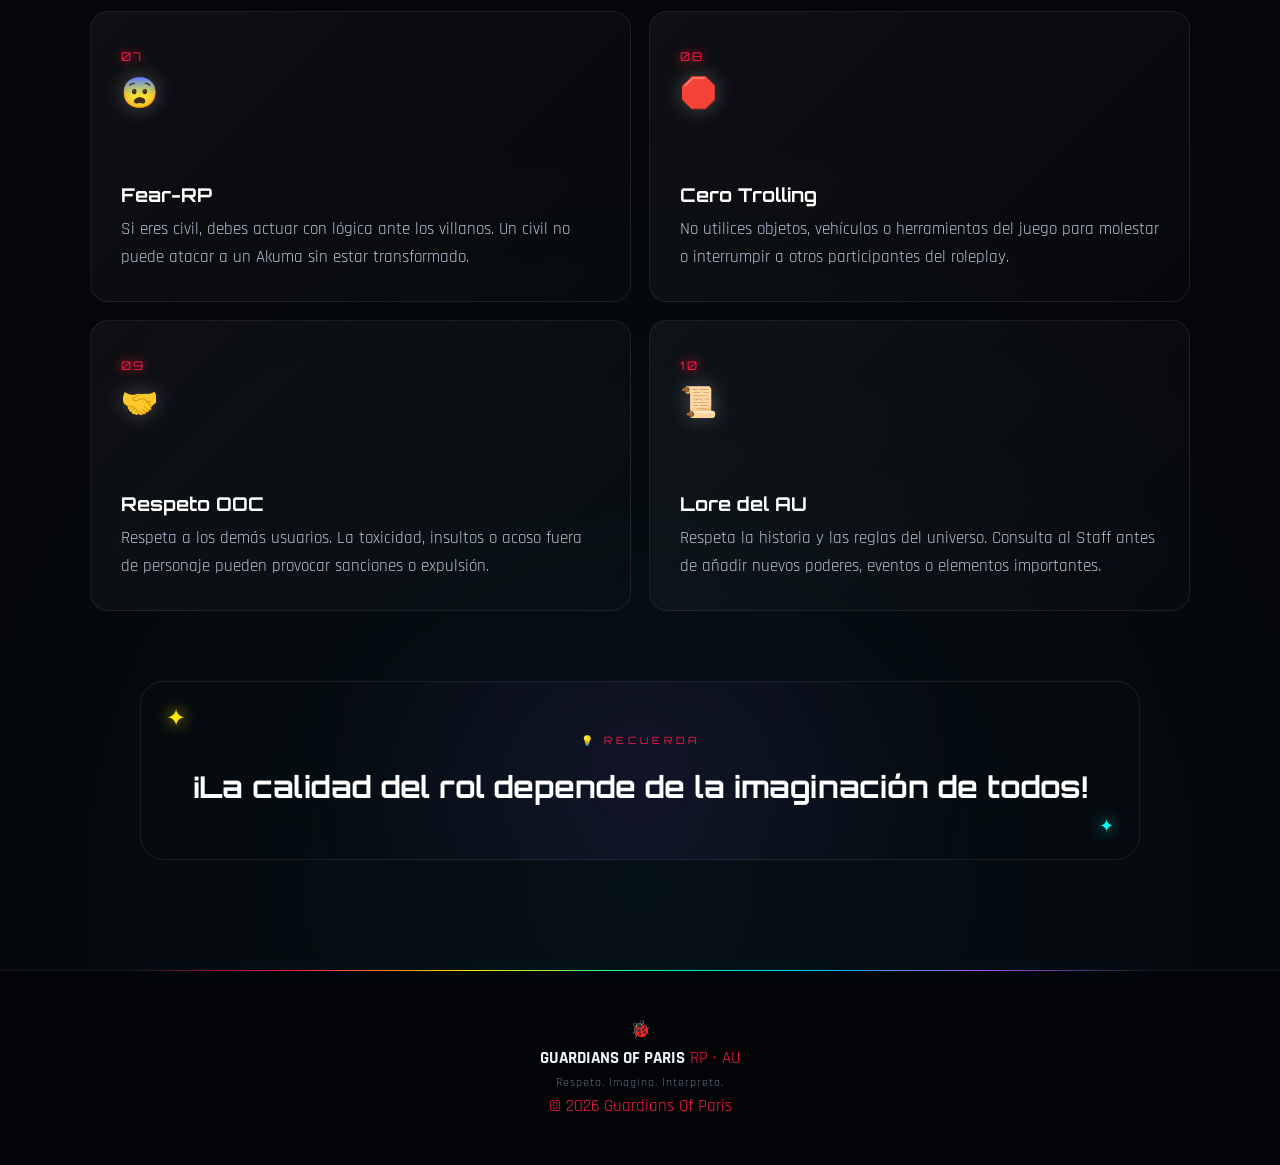
<file: rules.html>
<!DOCTYPE html> <html lang="es"> <head> <meta charset="UTF-8"> <meta name="viewport" content="width=device-width, initial-scale=1.0"> <title>Guardians Of Paris — Reglas</title> <link rel="stylesheet" href="css/style.css"> </head> <body> <div class="loader"> <div class="loader-symbol">⚖️</div> </div> <div class="sparkles"></div> <header class="site-header"> <a href="index.html" class="brand"> <span class="brand-icon">🐞</span> <span class="brand-text"> <strong>GUARDIANS OF PARIS</strong> <small>RP · AU</small> </span> </a> <button class="menu-toggle" aria-label="Abrir menú"> <span></span> <span></span> <span></span> </button> </header> <div class="menu-overlay"></div> <aside class="side-menu"> <div class="menu-header"> <div class="menu-logo">⚖️</div> <div> <strong>GUARDIANS OF PARIS</strong> <small>MENÚ PRINCIPAL</small> </div> </div> <nav class="menu-nav"> <a href="index.html">🏠 <span>Inicio</span></a> <a href="about.html">✨ <span>Sobre el servidor</span></a> <a href="characters.html">🐞 <span>Miraculous</span></a> <a href="lore.html">📜 <span>Lore</span></a> <a href="rules.html">⚖️ <span>Reglas</span></a> <a href="discord.html">💬 <span>Discord</span></a> </nav> <div class="menu-footer"> <span>⚖️</span> <span>GUARDIANS OF PARIS · RP-AU</span> </div> </aside> <main> <section class="page-hero"> <div class="container"> <span class="eyebrow">✦ CÓDIGO DE LOS GUARDIANES</span> <h1> Las reglas que <span>protegen el rol.</span> </h1> <p> Para que todos podamos disfrutar de una buena historia, debemos respetar nuestro universo y a quienes forman parte de él. </p> </div> </section> <section class="section"> <div class="container"> <div class="rules-grid"> <article class="rule-card"> <span class="rule-number">01</span> <div class="feature-icon">🚫</div> <h2>Prohibido Canon</h2> <p> Este es un AU. Marinette, Adrien y los demás personajes de la serie no existen. Solo los avatares de los jugadores pueden ser portadores. </p> </article> <article class="rule-card"> <span class="rule-number">02</span> <div class="feature-icon">💬</div> <h2>Uso de OOC</h2> <p> No abuses del chat fuera de personaje. Utiliza <strong>//</strong> o <strong>(())</strong> y evita interrumpir las escenas de otros jugadores. </p> </article> <article class="rule-card"> <span class="rule-number">03</span> <div class="feature-icon">🧠</div> <h2>No Meta-Gaming</h2> <p> No utilices información externa para conocer secretos que tu personaje no ha descubierto dentro del roleplay. </p> </article> <article class="rule-card"> <span class="rule-number">04</span> <div class="feature-icon">⚡</div> <h2>No Power-Gaming</h2> <p> Nadie es invencible. Acepta daños, debilidades y límites de energía. No esquives todo porque sí. </p> </article> <article class="rule-card"> <span class="rule-number">05</span> <div class="feature-icon">🎯</div> <h2>Mecánica de intento</h2> <p> No fuerces acciones sobre otros personajes. Utiliza expresiones como “intenta golpear a...” para permitir una reacción. </p> </article> <article class="rule-card"> <span class="rule-number">06</span> <div class="feature-icon">🎭</div> <h2>Identidad secreta</h2> <p> Respeta el misterio de las máscaras. No reveles la identidad de otro personaje sin desarrollo previo dentro de la historia. </p> </article> <article class="rule-card"> <span class="rule-number">07</span> <div class="feature-icon">😨</div> <h2>Fear-RP</h2> <p> Si eres civil, debes actuar con lógica ante los villanos. Un civil no puede atacar a un Akuma sin estar transformado. </p> </article> <article class="rule-card"> <span class="rule-number">08</span> <div class="feature-icon">🛑</div> <h2>Cero Trolling</h2> <p> No utilices objetos, vehículos o herramientas del juego para molestar o interrumpir a otros participantes del roleplay. </p> </article> <article class="rule-card"> <span class="rule-number">09</span> <div class="feature-icon">🤝</div> <h2>Respeto OOC</h2> <p> Respeta a los demás usuarios. La toxicidad, insultos o acoso fuera de personaje pueden provocar sanciones o expulsión. </p> </article> <article class="rule-card"> <span class="rule-number">10</span> <div class="feature-icon">📜</div> <h2>Lore del AU</h2> <p> Respeta la historia y las reglas del universo. Consulta al Staff antes de añadir nuevos poderes, eventos o elementos importantes. </p> </article> </div> <div class="quote-section"> <span>💡 RECUERDA</span> <h2> ¡La calidad del rol depende de la imaginación de todos! </h2> </div> </div> </section> </main> <footer class="site-footer"> <div class="container footer-content"> <div class="footer-brand"> 🐞 <div> <strong>GUARDIANS OF PARIS</strong> <span>RP · AU</span> </div> </div> <p>Respeta. Imagina. Interpreta.</p> <span class="copyright">© 2026 Guardians Of Paris</span> </div> </footer> <script src="js/script.js"></script> </body> </html>
</file>
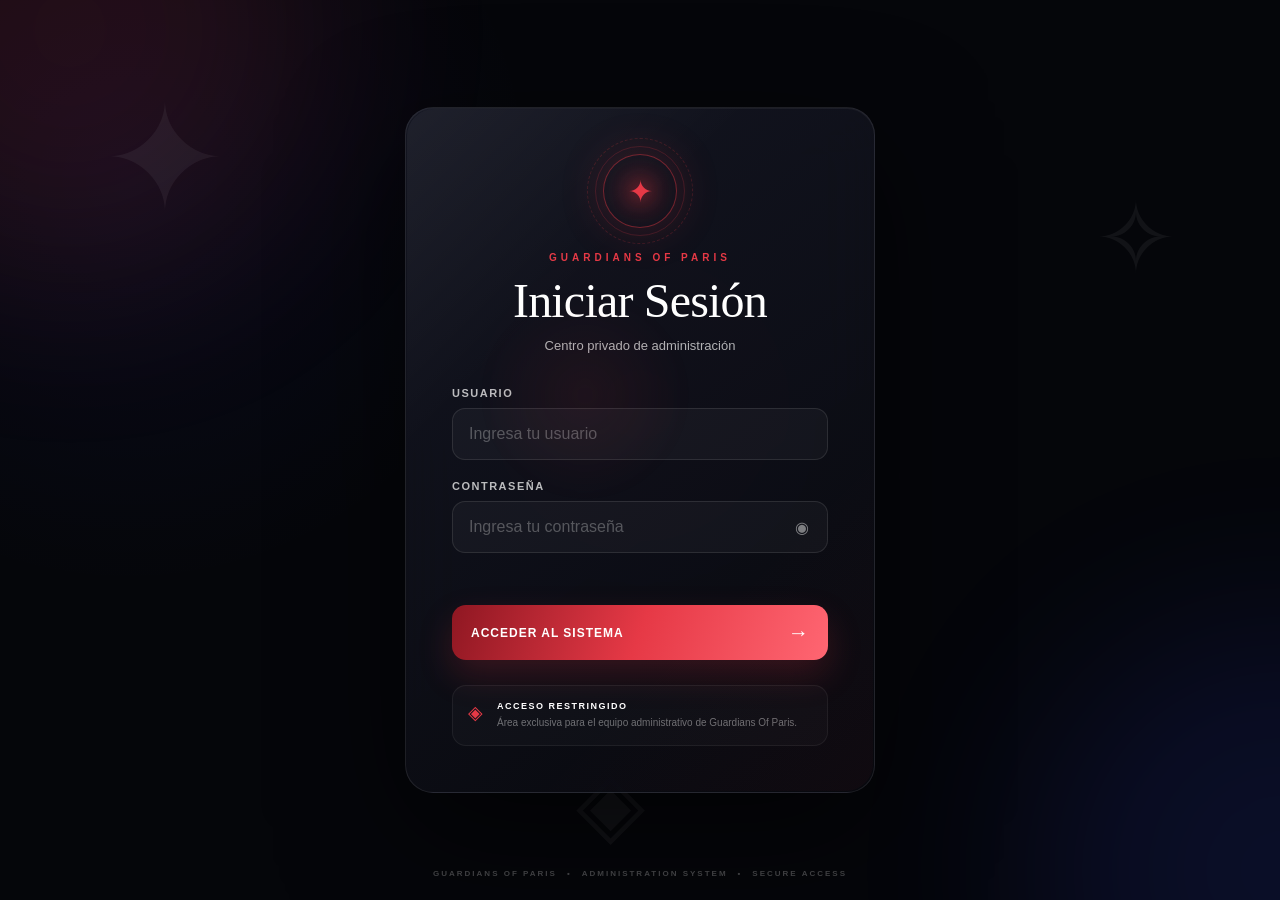
<file: admin/duusuu.html>
<!DOCTYPE html>
<html lang="es">

<head>

    <meta charset="UTF-8">

    <meta
        name="viewport"
        content="width=device-width, initial-scale=1.0"
    >

    <title>
        Guardians Of Paris — Duusuu Queen
    </title>

    <link
        rel="stylesheet"
        href="../css/admin.css"
    >

</head>


<body class="admin-dashboard duusuu-dashboard">


    <div class="dashboard-background">

        <div class="dashboard-glow dashboard-glow-one"></div>
        <div class="dashboard-glow dashboard-glow-two"></div>
        <div class="dashboard-glow dashboard-glow-three"></div>

        <div class="dashboard-symbol dashboard-symbol-one">✦</div>
        <div class="dashboard-symbol dashboard-symbol-two">✧</div>
        <div class="dashboard-symbol dashboard-symbol-three">◈</div>

    </div>


    <header class="admin-header">

        <div class="admin-brand">

            <div class="admin-brand-symbol">
                ✦
            </div>

            <div>

                <span class="admin-brand-small">
                    GUARDIANS OF PARIS
                </span>

                <strong>
                    CONTROL CENTER
                </strong>

            </div>

        </div>


        <div class="admin-header-status">

            <span class="status-dot"></span>

            <span>
                SYSTEM ONLINE
            </span>

            <span
                class="admin-clock"
                data-admin-clock
            >
                --:--:--
            </span>

        </div>

    </header>


    <main class="admin-main">


        <section class="admin-profile-hero">

            <div class="profile-visual">

                <div class="profile-orbit orbit-one"></div>
                <div class="profile-orbit orbit-two"></div>
                <div class="profile-orbit orbit-three"></div>

                <div
                    class="profile-symbol"
                    aria-label="Miraculous del Pavo Real"
                >
                    🦚
                </div>

            </div>


            <div class="profile-information">

                <span class="profile-overline">
                    ADMINISTRATIVE PROFILE
                </span>

                <h1>
                    Duusuu Queen
                </h1>

                <div class="profile-role">
                    ADMIN
                </div>

                <p class="profile-recognition">
                    Kwami del Miraculous del Pavo Real
                </p>

                <div class="profile-tags">

                    <span>
                        MIRACULOUS
                    </span>

                    <strong>
                        PAVO REAL
                    </strong>

                </div>

            </div>


            <div class="profile-status">

                <span class="status-label">
                    ACCESS LEVEL
                </span>

                <strong>
                    ADMIN
                </strong>

                <span class="status-active">
                    ● AUTHORIZED
                </span>

            </div>

        </section>


        <section class="admin-section">

            <div class="section-heading">

                <span>01</span>

                <div>

                    <small>
                        ADMINISTRATOR
                    </small>

                    <h2>
                        Identity
                    </h2>

                </div>

            </div>


            <div class="identity-grid">

                <article class="identity-card">
                    <span class="identity-label">NAME</span>
                    <strong>Duusuu Queen</strong>
                </article>

                <article class="identity-card">
                    <span class="identity-label">ROLE</span>
                    <strong>Admin</strong>
                </article>

                <article class="identity-card">
                    <span class="identity-label">MIRACULOUS</span>
                    <strong>Pavo Real</strong>
                </article>

                <article class="identity-card">
                    <span class="identity-label">RECOGNITION</span>
                    <strong>Kwami del Miraculous del Pavo Real</strong>
                </article>

            </div>

        </section>


        <section class="admin-section">

            <div class="section-heading">

                <span>02</span>

                <div>

                    <small>
                        ADMINISTRATION
                    </small>

                    <h2>
                        Control Center
                    </h2>

                </div>

            </div>


            <div class="control-grid">

                <button class="control-module" type="button">
                    <span class="module-number">01</span>
                    <span class="module-icon">◇</span>
                    <span class="module-content">
                        <strong>Character Management</strong>
                        <small>Gestionar personajes del RP</small>
                    </span>
                    <span class="module-arrow">→</span>
                </button>


                <button class="control-module" type="button">
                    <span class="module-number">02</span>
                    <span class="module-icon">✦</span>
                    <span class="module-content">
                        <strong>Miraculous Management</strong>
                        <small>Administrar los Miraculous</small>
                    </span>
                    <span class="module-arrow">→</span>
                </button>


                <button class="control-module" type="button">
                    <span class="module-number">03</span>
                    <span class="module-icon">◈</span>
                    <span class="module-content">
                        <strong>Requests</strong>
                        <small>Revisar solicitudes pendientes</small>
                    </span>
                    <span class="module-arrow">→</span>
                </button>


                <button class="control-module" type="button">
                    <span class="module-number">04</span>
                    <span class="module-icon">◎</span>
                    <span class="module-content">
                        <strong>Reports</strong>
                        <small>Revisar reportes del servidor</small>
                    </span>
                    <span class="module-arrow">→</span>
                </button>


                <button class="control-module" type="button">
                    <span class="module-number">05</span>
                    <span class="module-icon">⚙</span>
                    <span class="module-content">
                        <strong>Settings</strong>
                        <small>Configuración administrativa</small>
                    </span>
                    <span class="module-arrow">→</span>
                </button>


                <button class="control-module" type="button">
                    <span class="module-number">06</span>
                    <span class="module-icon">◉</span>
                    <span class="module-content">
                        <strong>System Status</strong>
                        <small>Estado general del sistema</small>
                    </span>
                    <span class="module-arrow">→</span>
                </button>

            </div>

        </section>


        <section class="admin-system-panel">

            <div class="system-panel-symbol">
                ✦
            </div>

            <div class="system-panel-content">

                <span>
                    GUARDIANS OF PARIS SECURITY
                </span>

                <h2>
                    Administrative access verified.
                </h2>

                <p>
                    Este panel está protegido y disponible
                    exclusivamente para miembros autorizados
                    del equipo administrativo.
                </p>

            </div>

            <div class="system-panel-status">

                <span class="status-dot"></span>

                <strong>
                    SECURE
                </strong>

            </div>

        </section>


        <div class="admin-actions">

            <button
                type="button"
                class="admin-logout"
                data-admin-logout
            >

                <span>←</span>

                LOG OUT

            </button>

        </div>


    </main>


    <footer class="admin-footer">

        <span>GUARDIANS OF PARIS</span>
        <span>•</span>
        <span>CONTROL CENTER</span>
        <span>•</span>
        <span>SECURE ADMINISTRATION</span>

    </footer>


    <script src="../js/admin.js"></script>

</body>

</html>
</file>
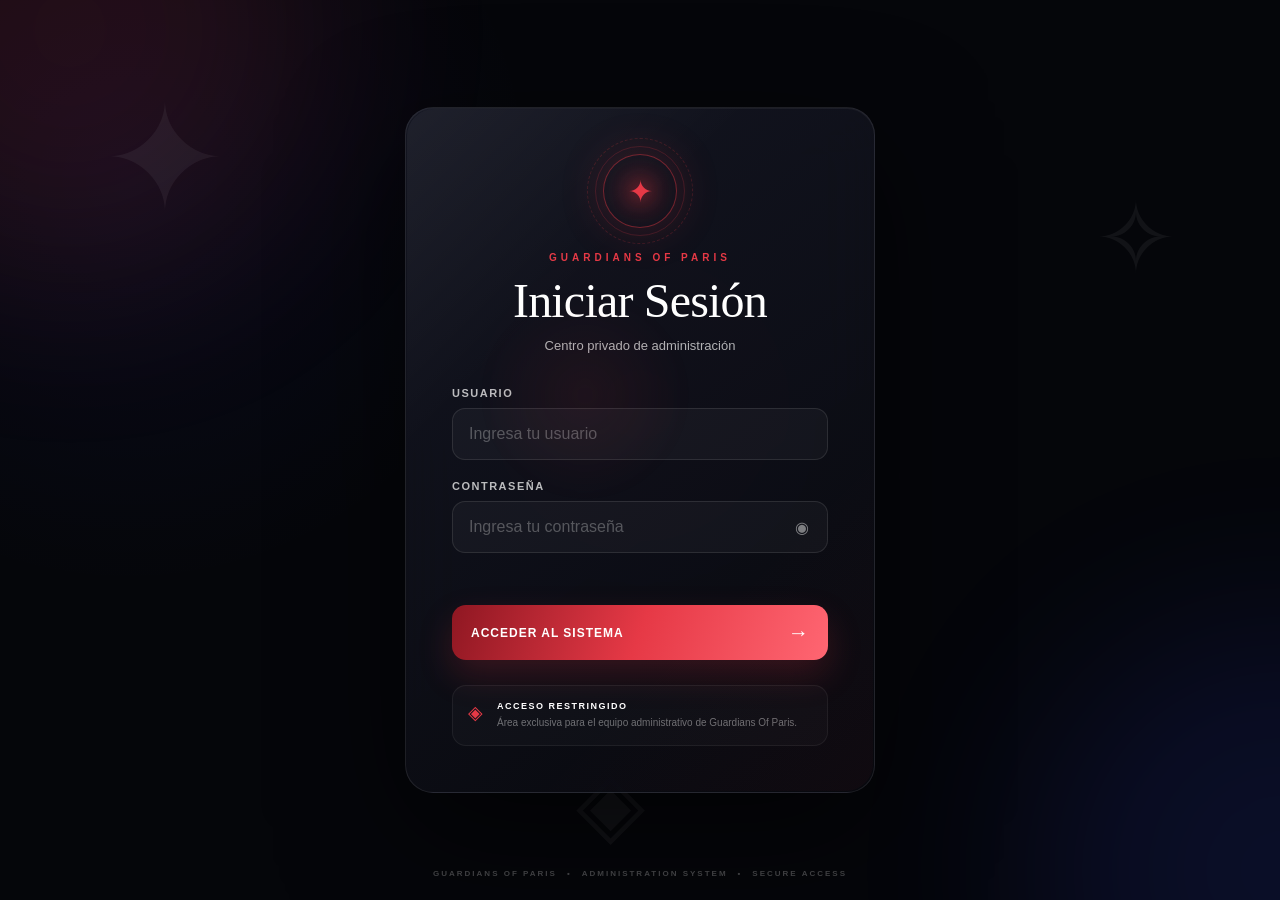
<file: admin/lily.html>
<!DOCTYPE html>
<html lang="es">

<head>

    <meta charset="UTF-8">

    <meta
        name="viewport"
        content="width=device-width, initial-scale=1.0"
    >

    <title>
        Guardians Of Paris — Lily Tyler
    </title>

    <link
        rel="stylesheet"
        href="../css/admin.css"
    >

</head>


<body class="admin-dashboard lily-dashboard">


    <div class="dashboard-background">

        <div class="dashboard-glow dashboard-glow-one"></div>
        <div class="dashboard-glow dashboard-glow-two"></div>
        <div class="dashboard-glow dashboard-glow-three"></div>

        <div class="dashboard-symbol dashboard-symbol-one">✦</div>
        <div class="dashboard-symbol dashboard-symbol-two">✧</div>
        <div class="dashboard-symbol dashboard-symbol-three">◈</div>

    </div>


    <header class="admin-header">

        <div class="admin-brand">

            <div class="admin-brand-symbol">
                ✦
            </div>

            <div>

                <span class="admin-brand-small">
                    GUARDIANS OF PARIS
                </span>

                <strong>
                    CONTROL CENTER
                </strong>

            </div>

        </div>


        <div class="admin-header-status">

            <span class="status-dot"></span>

            <span>
                SYSTEM ONLINE
            </span>

            <span
                class="admin-clock"
                data-admin-clock
            >
                --:--:--
            </span>

        </div>

    </header>


    <main class="admin-main">


        <section class="admin-profile-hero">

            <div class="profile-visual">

                <div class="profile-orbit orbit-one"></div>
                <div class="profile-orbit orbit-two"></div>
                <div class="profile-orbit orbit-three"></div>

                <div
                    class="profile-symbol"
                    aria-label="Miraculous de la Serpiente"
                >
                    🐍
                </div>

            </div>


            <div class="profile-information">

                <span class="profile-overline">
                    ADMINISTRATIVE PROFILE
                </span>

                <h1>
                    Lily Tyler
                </h1>

                <div class="profile-role">
                    ADMIN
                </div>

                <p class="profile-recognition">
                    Portadora del Miraculous de la Serpiente
                </p>

                <div class="profile-tags">

                    <span>
                        MIRACULOUS
                    </span>

                    <strong>
                        SERPIENTE
                    </strong>

                </div>

            </div>


            <div class="profile-status">

                <span class="status-label">
                    ACCESS LEVEL
                </span>

                <strong>
                    ADMIN
                </strong>

                <span class="status-active">
                    ● AUTHORIZED
                </span>

            </div>

        </section>


        <section class="admin-section">

            <div class="section-heading">

                <span>01</span>

                <div>

                    <small>
                        ADMINISTRATOR
                    </small>

                    <h2>
                        Identity
                    </h2>

                </div>

            </div>


            <div class="identity-grid">

                <article class="identity-card">

                    <span class="identity-label">
                        NAME
                    </span>

                    <strong>
                        Lily Tyler
                    </strong>

                </article>


                <article class="identity-card">

                    <span class="identity-label">
                        ROLE
                    </span>

                    <strong>
                        Admin
                    </strong>

                </article>


                <article class="identity-card">

                    <span class="identity-label">
                        MIRACULOUS
                    </span>

                    <strong>
                        Serpiente
                    </strong>

                </article>


                <article class="identity-card">

                    <span class="identity-label">
                        RECOGNITION
                    </span>

                    <strong>
                        Portadora del Miraculous de la Serpiente
                    </strong>

                </article>

            </div>

        </section>


        <section class="admin-section">

            <div class="section-heading">

                <span>02</span>

                <div>

                    <small>
                        ADMINISTRATION
                    </small>

                    <h2>
                        Control Center
                    </h2>

                </div>

            </div>


            <div class="control-grid">

                <button class="control-module" type="button">
                    <span class="module-number">01</span>
                    <span class="module-icon">◇</span>

                    <span class="module-content">
                        <strong>Character Management</strong>
                        <small>Gestionar personajes del RP</small>
                    </span>

                    <span class="module-arrow">→</span>
                </button>


                <button class="control-module" type="button">
                    <span class="module-number">02</span>
                    <span class="module-icon">✦</span>

                    <span class="module-content">
                        <strong>Miraculous Management</strong>
                        <small>Administrar los Miraculous</small>
                    </span>

                    <span class="module-arrow">→</span>
                </button>


                <button class="control-module" type="button">
                    <span class="module-number">03</span>
                    <span class="module-icon">◈</span>

                    <span class="module-content">
                        <strong>Requests</strong>
                        <small>Revisar solicitudes pendientes</small>
                    </span>

                    <span class="module-arrow">→</span>
                </button>


                <button class="control-module" type="button">
                    <span class="module-number">04</span>
                    <span class="module-icon">◎</span>

                    <span class="module-content">
                        <strong>Reports</strong>
                        <small>Revisar reportes del servidor</small>
                    </span>

                    <span class="module-arrow">→</span>
                </button>


                <button class="control-module" type="button">
                    <span class="module-number">05</span>
                    <span class="module-icon">⚙</span>

                    <span class="module-content">
                        <strong>Settings</strong>
                        <small>Configuración administrativa</small>
                    </span>

                    <span class="module-arrow">→</span>
                </button>


                <button class="control-module" type="button">
                    <span class="module-number">06</span>
                    <span class="module-icon">◉</span>

                    <span class="module-content">
                        <strong>System Status</strong>
                        <small>Estado general del sistema</small>
                    </span>

                    <span class="module-arrow">→</span>
                </button>

            </div>

        </section>


        <section class="admin-system-panel">

            <div class="system-panel-symbol">
                ✦
            </div>

            <div class="system-panel-content">

                <span>
                    GUARDIANS OF PARIS SECURITY
                </span>

                <h2>
                    Administrative access verified.
                </h2>

                <p>
                    Este panel está protegido y disponible
                    exclusivamente para miembros autorizados
                    del equipo administrativo.
                </p>

            </div>

            <div class="system-panel-status">

                <span class="status-dot"></span>

                <strong>
                    SECURE
                </strong>

            </div>

        </section>


        <div class="admin-actions">

            <button
                type="button"
                class="admin-logout"
                data-admin-logout
            >

                <span>←</span>

                LOG OUT

            </button>

        </div>


    </main>


    <footer class="admin-footer">

        <span>GUARDIANS OF PARIS</span>
        <span>•</span>
        <span>CONTROL CENTER</span>
        <span>•</span>
        <span>SECURE ADMINISTRATION</span>

    </footer>


    <script src="../js/admin.js"></script>

</body>

</html>
</file>
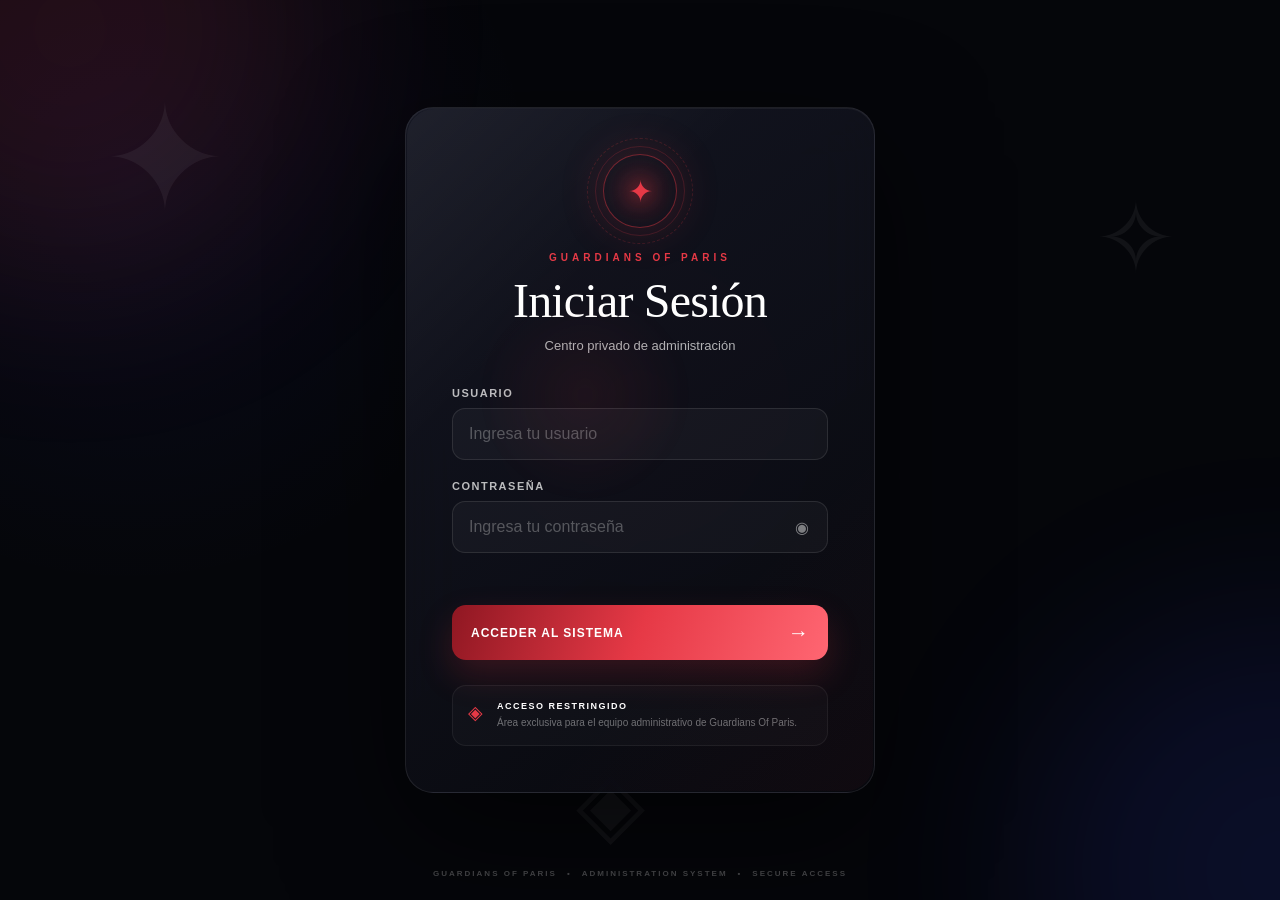
<file: admin/mark.html>
<!DOCTYPE html>
<html lang="es">

<head>

    <meta charset="UTF-8">

    <meta
        name="viewport"
        content="width=device-width, initial-scale=1.0"
    >

    <title>
        Guardians Of Paris — Mark Edmond
    </title>

    <link
        rel="stylesheet"
        href="../css/admin.css"
    >

</head>


<body
    class="admin-dashboard mark-dashboard"
>


    <!-- =====================================================
         BACKGROUND
    ====================================================== -->

    <div class="dashboard-background">

        <div class="dashboard-glow dashboard-glow-one"></div>

        <div class="dashboard-glow dashboard-glow-two"></div>

        <div class="dashboard-glow dashboard-glow-three"></div>

        <div class="dashboard-symbol dashboard-symbol-one">
            ✦
        </div>

        <div class="dashboard-symbol dashboard-symbol-two">
            ✧
        </div>

        <div class="dashboard-symbol dashboard-symbol-three">
            ◈
        </div>

    </div>


    <!-- =====================================================
         HEADER
    ====================================================== -->

    <header class="admin-header">

        <div class="admin-brand">

            <div class="admin-brand-symbol">
                ✦
            </div>

            <div>

                <span class="admin-brand-small">
                    GUARDIANS OF PARIS
                </span>

                <strong>
                    CONTROL CENTER
                </strong>

            </div>

        </div>


        <div class="admin-header-status">

            <span class="status-dot"></span>

            <span>
                SYSTEM ONLINE
            </span>

            <span
                class="admin-clock"
                data-admin-clock
            >
                --:--:--
            </span>

        </div>

    </header>


    <!-- =====================================================
         MAIN
    ====================================================== -->

    <main class="admin-main">


        <!-- PROFILE -->

        <section class="admin-profile-hero">

            <div class="profile-visual">

                <div class="profile-orbit orbit-one"></div>

                <div class="profile-orbit orbit-two"></div>

                <div class="profile-orbit orbit-three"></div>

                <div
                    class="profile-symbol"
                    aria-label="Miraculous del Pavo Real"
                >
                    🦚
                </div>

            </div>


            <div class="profile-information">

                <span class="profile-overline">
                    ADMINISTRATIVE PROFILE
                </span>

                <h1>
                    Mark Edmond
                </h1>

                <div class="profile-role">
                    OWNER
                </div>

                <p class="profile-recognition">
                    Sentiser
                </p>

                <div class="profile-tags">

                    <span>
                        MIRACULOUS
                    </span>

                    <strong>
                        PAVO REAL
                    </strong>

                </div>

            </div>


            <div class="profile-status">

                <span class="status-label">
                    ACCESS LEVEL
                </span>

                <strong>
                    OWNER
                </strong>

                <span class="status-active">
                    ● AUTHORIZED
                </span>

            </div>

        </section>


        <!-- IDENTITY -->

        <section class="admin-section">

            <div class="section-heading">

                <span>
                    01
                </span>

                <div>

                    <small>
                        ADMINISTRATOR
                    </small>

                    <h2>
                        Identity
                    </h2>

                </div>

            </div>


            <div class="identity-grid">

                <article class="identity-card">

                    <span class="identity-label">
                        NAME
                    </span>

                    <strong>
                        Mark Edmond
                    </strong>

                </article>


                <article class="identity-card">

                    <span class="identity-label">
                        ROLE
                    </span>

                    <strong>
                        Owner
                    </strong>

                </article>


                <article class="identity-card">

                    <span class="identity-label">
                        MIRACULOUS
                    </span>

                    <strong>
                        Pavo Real
                    </strong>

                </article>


                <article class="identity-card">

                    <span class="identity-label">
                        RECOGNITION
                    </span>

                    <strong>
                        Sentiser
                    </strong>

                </article>

            </div>

        </section>


        <!-- CONTROL CENTER -->

        <section class="admin-section">

            <div class="section-heading">

                <span>
                    02
                </span>

                <div>

                    <small>
                        ADMINISTRATION
                    </small>

                    <h2>
                        Control Center
                    </h2>

                </div>

            </div>


            <div class="control-grid">


                <button
                    class="control-module"
                    type="button"
                >

                    <span class="module-number">
                        01
                    </span>

                    <span class="module-icon">
                        ◇
                    </span>

                    <span class="module-content">

                        <strong>
                            Character Management
                        </strong>

                        <small>
                            Gestionar personajes del RP
                        </small>

                    </span>

                    <span class="module-arrow">
                        →
                    </span>

                </button>


                <button
                    class="control-module"
                    type="button"
                >

                    <span class="module-number">
                        02
                    </span>

                    <span class="module-icon">
                        ✦
                    </span>

                    <span class="module-content">

                        <strong>
                            Miraculous Management
                        </strong>

                        <small>
                            Administrar los Miraculous
                        </small>

                    </span>

                    <span class="module-arrow">
                        →
                    </span>

                </button>


                <button
                    class="control-module"
                    type="button"
                >

                    <span class="module-number">
                        03
                    </span>

                    <span class="module-icon">
                        ◈
                    </span>

                    <span class="module-content">

                        <strong>
                            Requests
                        </strong>

                        <small>
                            Revisar solicitudes pendientes
                        </small>

                    </span>

                    <span class="module-arrow">
                        →
                    </span>

                </button>


                <button
                    class="control-module"
                    type="button"
                >

                    <span class="module-number">
                        04
                    </span>

                    <span class="module-icon">
                        ◎
                    </span>

                    <span class="module-content">

                        <strong>
                            Reports
                        </strong>

                        <small>
                            Revisar reportes del servidor
                        </small>

                    </span>

                    <span class="module-arrow">
                        →
                    </span>

                </button>


                <button
                    class="control-module"
                    type="button"
                >

                    <span class="module-number">
                        05
                    </span>

                    <span class="module-icon">
                        ⚙
                    </span>

                    <span class="module-content">

                        <strong>
                            Settings
                        </strong>

                        <small>
                            Configuración administrativa
                        </small>

                    </span>

                    <span class="module-arrow">
                        →
                    </span>

                </button>


                <button
                    class="control-module"
                    type="button"
                >

                    <span class="module-number">
                        06
                    </span>

                    <span class="module-icon">
                        ◉
                    </span>

                    <span class="module-content">

                        <strong>
                            System Status
                        </strong>

                        <small>
                            Estado general del sistema
                        </small>

                    </span>

                    <span class="module-arrow">
                        →
                    </span>

                </button>

            </div>

        </section>


        <!-- SECURITY -->

        <section class="admin-system-panel">

            <div class="system-panel-symbol">
                ✦
            </div>

            <div class="system-panel-content">

                <span>
                    GUARDIANS OF PARIS SECURITY
                </span>

                <h2>
                    Administrative access verified.
                </h2>

                <p>
                    Este panel está protegido y disponible
                    exclusivamente para miembros autorizados
                    del equipo administrativo.
                </p>

            </div>

            <div class="system-panel-status">

                <span class="status-dot"></span>

                <strong>
                    SECURE
                </strong>

            </div>

        </section>


        <!-- LOGOUT -->

        <div class="admin-actions">

            <button
                type="button"
                class="admin-logout"
                data-admin-logout
            >

                <span>
                    ←
                </span>

                LOG OUT

            </button>

        </div>


    </main>


    <!-- FOOTER -->

    <footer class="admin-footer">

        <span>
            GUARDIANS OF PARIS
        </span>

        <span>
            •
        </span>

        <span>
            CONTROL CENTER
        </span>

        <span>
            •
        </span>

        <span>
            SECURE ADMINISTRATION
        </span>

    </footer>


    <script src="../js/admin.js"></script>

</body>

</html>
</file>
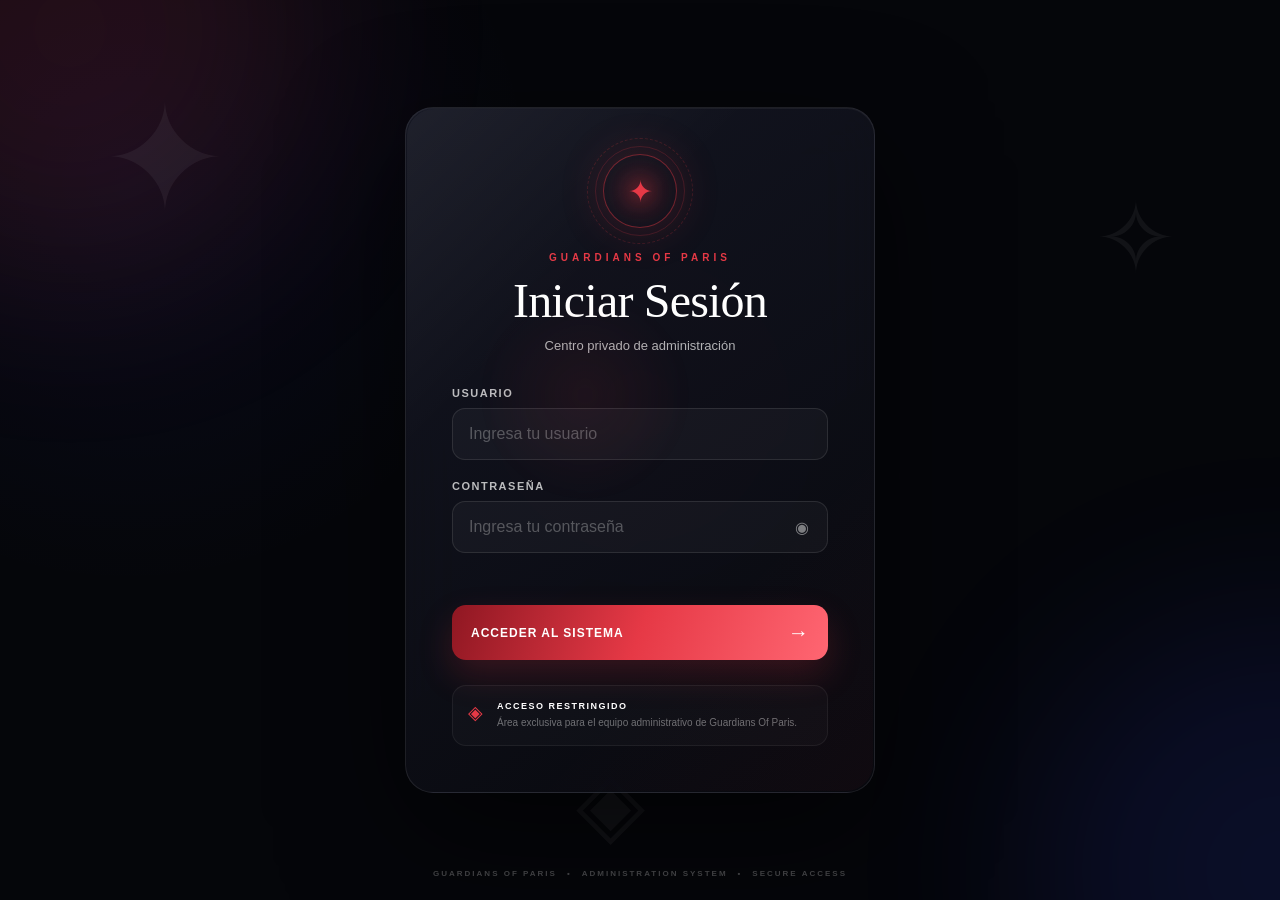
<file: admin/maya.html>
<!DOCTYPE html>
<html lang="es">

<head>

    <meta charset="UTF-8">

    <meta
        name="viewport"
        content="width=device-width, initial-scale=1.0"
    >

    <title>
        Guardians Of Paris — Bridgette Dupond
    </title>

    <link
        rel="stylesheet"
        href="../css/admin.css"
    >

</head>


<body
    class="admin-dashboard maya-dashboard"
>


    <!-- =====================================================
         BACKGROUND
    ====================================================== -->

    <div class="dashboard-background">

        <div class="dashboard-glow dashboard-glow-one"></div>

        <div class="dashboard-glow dashboard-glow-two"></div>

        <div class="dashboard-glow dashboard-glow-three"></div>

        <div class="dashboard-symbol dashboard-symbol-one">
            ✦
        </div>

        <div class="dashboard-symbol dashboard-symbol-two">
            ✧
        </div>

        <div class="dashboard-symbol dashboard-symbol-three">
            ◈
        </div>

    </div>


    <!-- =====================================================
         HEADER
    ====================================================== -->

    <header class="admin-header">

        <div class="admin-brand">

            <div class="admin-brand-symbol">
                ✦
            </div>

            <div>

                <span class="admin-brand-small">
                    GUARDIANS OF PARIS
                </span>

                <strong>
                    CONTROL CENTER
                </strong>

            </div>

        </div>


        <div class="admin-header-status">

            <span class="status-dot"></span>

            <span>
                SYSTEM ONLINE
            </span>

            <span
                class="admin-clock"
                data-admin-clock
            >
                --:--:--
            </span>

        </div>

    </header>


    <!-- =====================================================
         MAIN
    ====================================================== -->

    <main class="admin-main">


        <!-- =================================================
             HERO / PROFILE
        ================================================== -->

        <section class="admin-profile-hero">


            <div class="profile-visual">

                <div class="profile-orbit orbit-one"></div>

                <div class="profile-orbit orbit-two"></div>

                <div class="profile-orbit orbit-three"></div>


                <div class="profile-symbol">
                    🐞
                </div>

            </div>


            <div class="profile-information">

                <span class="profile-overline">
                    ADMINISTRATIVE PROFILE
                </span>


                <h1>
                    Bridgette Dupond
                </h1>


                <div class="profile-role">
                    OWNER
                </div>


                <p class="profile-recognition">
                    Portadora del Miraculous de la Mariquita
                </p>


                <div class="profile-tags">

                    <span>
                        MIRACULOUS
                    </span>

                    <strong>
                        MARIQUITA
                    </strong>

                </div>

            </div>


            <div class="profile-status">

                <span class="status-label">
                    ACCESS LEVEL
                </span>

                <strong>
                    OWNER
                </strong>

                <span class="status-active">
                    ● AUTHORIZED
                </span>

            </div>

        </section>


        <!-- =================================================
             IDENTITY
        ================================================== -->

        <section class="admin-section">

            <div class="section-heading">

                <span>
                    01
                </span>

                <div>

                    <small>
                        ADMINISTRATOR
                    </small>

                    <h2>
                        Identity
                    </h2>

                </div>

            </div>


            <div class="identity-grid">


                <article class="identity-card">

                    <span class="identity-label">
                        NAME
                    </span>

                    <strong>
                        Bridgette Dupond
                    </strong>

                </article>


                <article class="identity-card">

                    <span class="identity-label">
                        ROLE
                    </span>

                    <strong>
                        Owner
                    </strong>

                </article>


                <article class="identity-card">

                    <span class="identity-label">
                        MIRACULOUS
                    </span>

                    <strong>
                        Mariquita
                    </strong>

                </article>


                <article class="identity-card">

                    <span class="identity-label">
                        RECOGNITION
                    </span>

                    <strong>
                        Portadora del Miraculous de la Mariquita
                    </strong>

                </article>

            </div>

        </section>


        <!-- =================================================
             CONTROL CENTER
        ================================================== -->

        <section class="admin-section">


            <div class="section-heading">

                <span>
                    02
                </span>

                <div>

                    <small>
                        ADMINISTRATION
                    </small>

                    <h2>
                        Control Center
                    </h2>

                </div>

            </div>


            <div class="control-grid">


                <!-- CHARACTER MANAGEMENT -->

                <button
                    class="control-module"
                    type="button"
                >

                    <span class="module-number">
                        01
                    </span>

                    <span class="module-icon">
                        ◇
                    </span>

                    <span class="module-content">

                        <strong>
                            Character Management
                        </strong>

                        <small>
                            Gestionar personajes del RP
                        </small>

                    </span>

                    <span class="module-arrow">
                        →
                    </span>

                </button>


                <!-- MIRACULOUS MANAGEMENT -->

                <button
                    class="control-module"
                    type="button"
                >

                    <span class="module-number">
                        02
                    </span>

                    <span class="module-icon">
                        ✦
                    </span>

                    <span class="module-content">

                        <strong>
                            Miraculous Management
                        </strong>

                        <small>
                            Administrar los Miraculous
                        </small>

                    </span>

                    <span class="module-arrow">
                        →
                    </span>

                </button>


                <!-- REQUESTS -->

                <button
                    class="control-module"
                    type="button"
                >

                    <span class="module-number">
                        03
                    </span>

                    <span class="module-icon">
                        ◈
                    </span>

                    <span class="module-content">

                        <strong>
                            Requests
                        </strong>

                        <small>
                            Revisar solicitudes pendientes
                        </small>

                    </span>

                    <span class="module-arrow">
                        →
                    </span>

                </button>


                <!-- REPORTS -->

                <button
                    class="control-module"
                    type="button"
                >

                    <span class="module-number">
                        04
                    </span>

                    <span class="module-icon">
                        ◎
                    </span>

                    <span class="module-content">

                        <strong>
                            Reports
                        </strong>

                        <small>
                            Revisar reportes del servidor
                        </small>

                    </span>

                    <span class="module-arrow">
                        →
                    </span>

                </button>


                <!-- SETTINGS -->

                <button
                    class="control-module"
                    type="button"
                >

                    <span class="module-number">
                        05
                    </span>

                    <span class="module-icon">
                        ⚙
                    </span>

                    <span class="module-content">

                        <strong>
                            Settings
                        </strong>

                        <small>
                            Configuración administrativa
                        </small>

                    </span>

                    <span class="module-arrow">
                        →
                    </span>

                </button>


                <!-- SYSTEM STATUS -->

                <button
                    class="control-module"
                    type="button"
                >

                    <span class="module-number">
                        06
                    </span>

                    <span class="module-icon">
                        ◉
                    </span>

                    <span class="module-content">

                        <strong>
                            System Status
                        </strong>

                        <small>
                            Estado general del sistema
                        </small>

                    </span>

                    <span class="module-arrow">
                        →
                    </span>

                </button>

            </div>

        </section>


        <!-- =================================================
             SECURITY
        ================================================== -->

        <section class="admin-system-panel">


            <div class="system-panel-symbol">
                ✦
            </div>


            <div class="system-panel-content">

                <span>
                    GUARDIANS OF PARIS SECURITY
                </span>

                <h2>
                    Administrative access verified.
                </h2>

                <p>
                    Este panel está protegido y disponible
                    exclusivamente para miembros autorizados
                    del equipo administrativo.
                </p>

            </div>


            <div class="system-panel-status">

                <span class="status-dot"></span>

                <strong>
                    SECURE
                </strong>

            </div>

        </section>


        <!-- =================================================
             LOGOUT
        ================================================== -->

        <div class="admin-actions">

            <button
                type="button"
                class="admin-logout"
                data-admin-logout
            >

                <span>
                    ←
                </span>

                LOG OUT

            </button>

        </div>


    </main>


    <!-- =====================================================
         FOOTER
    ====================================================== -->

    <footer class="admin-footer">

        <span>
            GUARDIANS OF PARIS
        </span>

        <span>
            •
        </span>

        <span>
            CONTROL CENTER
        </span>

        <span>
            •
        </span>

        <span>
            SECURE ADMINISTRATION
        </span>

    </footer>


    <!-- =====================================================
         JAVASCRIPT
    ====================================================== -->

    <script src="../js/admin.js"></script>


</body>

</html>
</file>
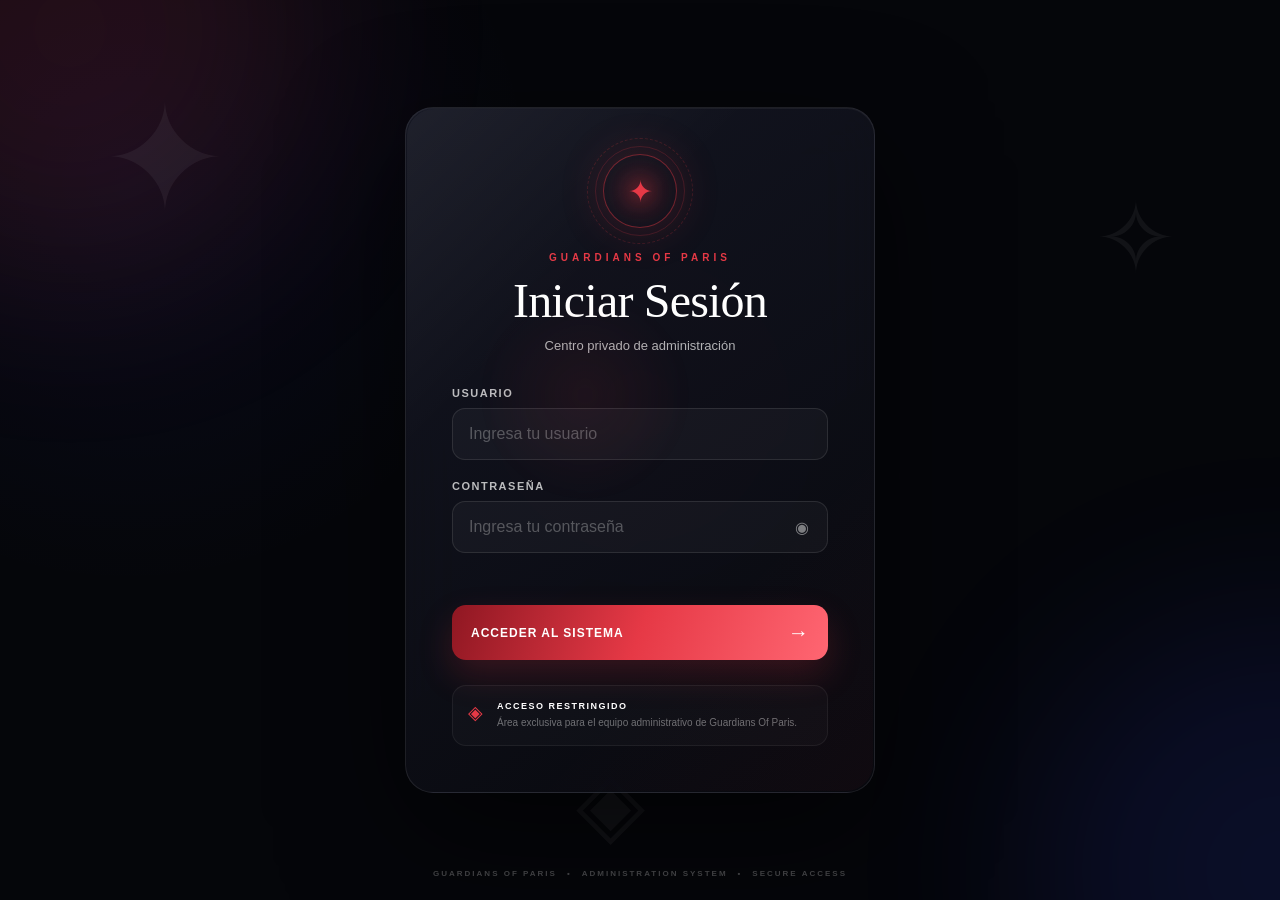
<file: admin/mizuki.html>
<!DOCTYPE html>
<html lang="es">

<head>

    <meta charset="UTF-8">

    <meta
        name="viewport"
        content="width=device-width, initial-scale=1.0"
    >

    <title>
        Guardians Of Paris — Mizuki Edmond
    </title>

    <link
        rel="stylesheet"
        href="../css/admin.css"
    >

</head>


<body class="admin-dashboard mizuki-dashboard">


    <div class="dashboard-background">

        <div class="dashboard-glow dashboard-glow-one"></div>
        <div class="dashboard-glow dashboard-glow-two"></div>
        <div class="dashboard-glow dashboard-glow-three"></div>

        <div class="dashboard-symbol dashboard-symbol-one">✦</div>
        <div class="dashboard-symbol dashboard-symbol-two">✧</div>
        <div class="dashboard-symbol dashboard-symbol-three">◈</div>

    </div>


    <header class="admin-header">

        <div class="admin-brand">

            <div class="admin-brand-symbol">
                ✦
            </div>

            <div>

                <span class="admin-brand-small">
                    GUARDIANS OF PARIS
                </span>

                <strong>
                    CONTROL CENTER
                </strong>

            </div>

        </div>


        <div class="admin-header-status">

            <span class="status-dot"></span>

            <span>
                SYSTEM ONLINE
            </span>

            <span
                class="admin-clock"
                data-admin-clock
            >
                --:--:--
            </span>

        </div>

    </header>


    <main class="admin-main">


        <section class="admin-profile-hero">

            <div class="profile-visual">

                <div class="profile-orbit orbit-one"></div>
                <div class="profile-orbit orbit-two"></div>
                <div class="profile-orbit orbit-three"></div>

                <div
                    class="profile-symbol"
                    aria-label="Miraculous del Gato"
                >
                    🐈
                </div>

            </div>


            <div class="profile-information">

                <span class="profile-overline">
                    ADMINISTRATIVE PROFILE
                </span>

                <h1>
                    Mizuki Edmond
                </h1>

                <div class="profile-role">
                    ADMIN
                </div>

                <p class="profile-recognition">
                    Portadora del Miraculous del Gato
                </p>

                <div class="profile-tags">

                    <span>
                        MIRACULOUS
                    </span>

                    <strong>
                        GATO
                    </strong>

                </div>

            </div>


            <div class="profile-status">

                <span class="status-label">
                    ACCESS LEVEL
                </span>

                <strong>
                    ADMIN
                </strong>

                <span class="status-active">
                    ● AUTHORIZED
                </span>

            </div>

        </section>


        <section class="admin-section">

            <div class="section-heading">

                <span>01</span>

                <div>

                    <small>
                        ADMINISTRATOR
                    </small>

                    <h2>
                        Identity
                    </h2>

                </div>

            </div>


            <div class="identity-grid">

                <article class="identity-card">
                    <span class="identity-label">NAME</span>
                    <strong>Mizuki Edmond</strong>
                </article>

                <article class="identity-card">
                    <span class="identity-label">ROLE</span>
                    <strong>Admin</strong>
                </article>

                <article class="identity-card">
                    <span class="identity-label">MIRACULOUS</span>
                    <strong>Gato</strong>
                </article>

                <article class="identity-card">
                    <span class="identity-label">RECOGNITION</span>
                    <strong>Portadora del Miraculous del Gato</strong>
                </article>

            </div>

        </section>


        <section class="admin-section">

            <div class="section-heading">

                <span>02</span>

                <div>

                    <small>
                        ADMINISTRATION
                    </small>

                    <h2>
                        Control Center
                    </h2>

                </div>

            </div>


            <div class="control-grid">

                <button class="control-module" type="button">
                    <span class="module-number">01</span>
                    <span class="module-icon">◇</span>
                    <span class="module-content">
                        <strong>Character Management</strong>
                        <small>Gestionar personajes del RP</small>
                    </span>
                    <span class="module-arrow">→</span>
                </button>


                <button class="control-module" type="button">
                    <span class="module-number">02</span>
                    <span class="module-icon">✦</span>
                    <span class="module-content">
                        <strong>Miraculous Management</strong>
                        <small>Administrar los Miraculous</small>
                    </span>
                    <span class="module-arrow">→</span>
                </button>


                <button class="control-module" type="button">
                    <span class="module-number">03</span>
                    <span class="module-icon">◈</span>
                    <span class="module-content">
                        <strong>Requests</strong>
                        <small>Revisar solicitudes pendientes</small>
                    </span>
                    <span class="module-arrow">→</span>
                </button>


                <button class="control-module" type="button">
                    <span class="module-number">04</span>
                    <span class="module-icon">◎</span>
                    <span class="module-content">
                        <strong>Reports</strong>
                        <small>Revisar reportes del servidor</small>
                    </span>
                    <span class="module-arrow">→</span>
                </button>


                <button class="control-module" type="button">
                    <span class="module-number">05</span>
                    <span class="module-icon">⚙</span>
                    <span class="module-content">
                        <strong>Settings</strong>
                        <small>Configuración administrativa</small>
                    </span>
                    <span class="module-arrow">→</span>
                </button>


                <button class="control-module" type="button">
                    <span class="module-number">06</span>
                    <span class="module-icon">◉</span>
                    <span class="module-content">
                        <strong>System Status</strong>
                        <small>Estado general del sistema</small>
                    </span>
                    <span class="module-arrow">→</span>
                </button>

            </div>

        </section>


        <section class="admin-system-panel">

            <div class="system-panel-symbol">
                ✦
            </div>

            <div class="system-panel-content">

                <span>
                    GUARDIANS OF PARIS SECURITY
                </span>

                <h2>
                    Administrative access verified.
                </h2>

                <p>
                    Este panel está protegido y disponible
                    exclusivamente para miembros autorizados
                    del equipo administrativo.
                </p>

            </div>

            <div class="system-panel-status">

                <span class="status-dot"></span>

                <strong>
                    SECURE
                </strong>

            </div>

        </section>


        <div class="admin-actions">

            <button
                type="button"
                class="admin-logout"
                data-admin-logout
            >

                <span>←</span>

                LOG OUT

            </button>

        </div>


    </main>


    <footer class="admin-footer">

        <span>GUARDIANS OF PARIS</span>
        <span>•</span>
        <span>CONTROL CENTER</span>
        <span>•</span>
        <span>SECURE ADMINISTRATION</span>

    </footer>


    <script src="../js/admin.js"></script>

</body>

</html>
</file>
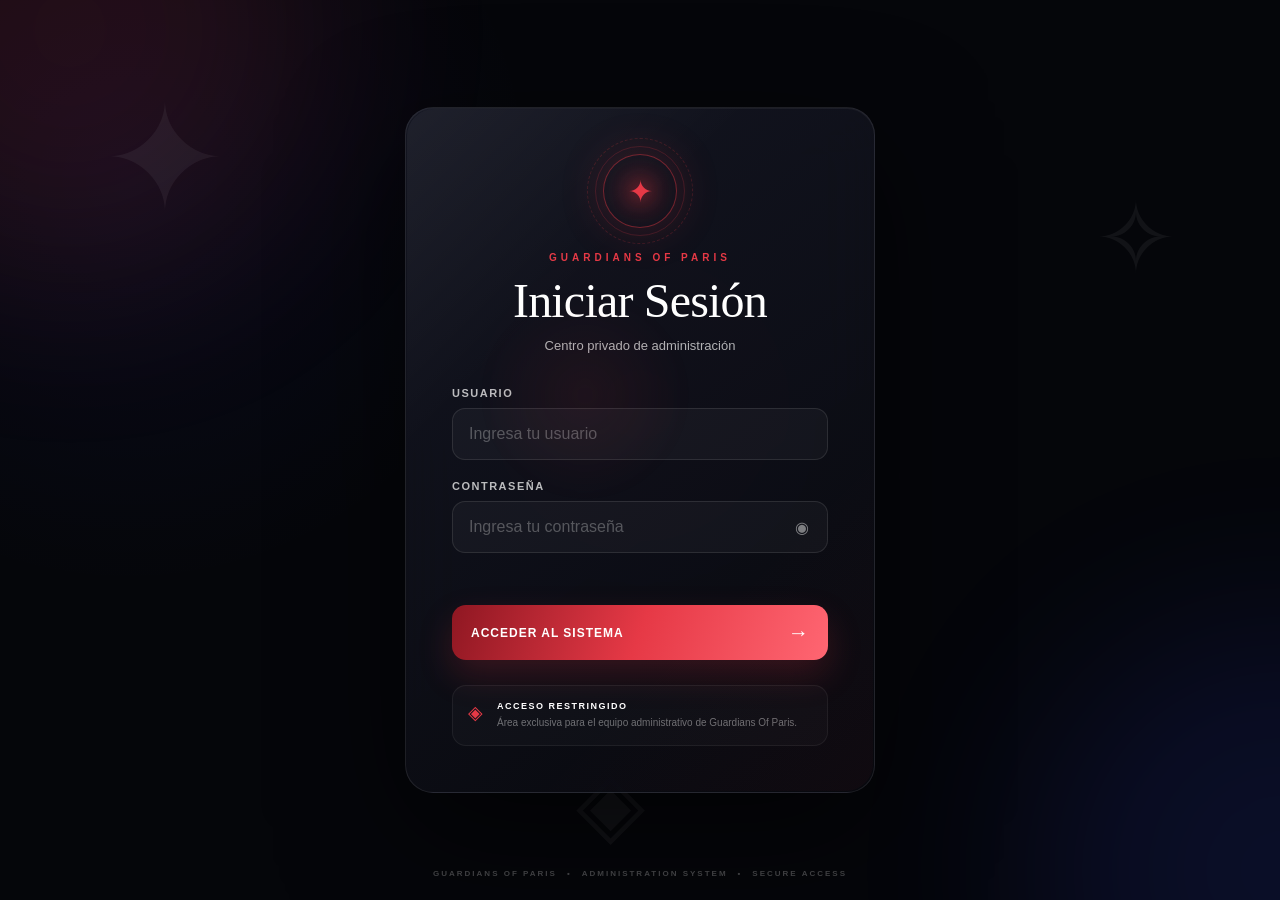
<file: admin/moth-holder.html>
<!DOCTYPE html>
<html lang="es">

<head>

    <meta charset="UTF-8">

    <meta
        name="viewport"
        content="width=device-width, initial-scale=1.0"
    >

    <title>
        Guardians Of Paris — Moth Holder
    </title>

    <link
        rel="stylesheet"
        href="../css/admin.css"
    >

</head>


<body class="admin-dashboard moth-holder-dashboard">


    <div class="dashboard-background">

        <div class="dashboard-glow dashboard-glow-one"></div>
        <div class="dashboard-glow dashboard-glow-two"></div>
        <div class="dashboard-glow dashboard-glow-three"></div>

        <div class="dashboard-symbol dashboard-symbol-one">
            ✦
        </div>

        <div class="dashboard-symbol dashboard-symbol-two">
            ✧
        </div>

        <div class="dashboard-symbol dashboard-symbol-three">
            ◈
        </div>

    </div>


    <header class="admin-header">

        <div class="admin-brand">

            <div class="admin-brand-symbol">
                ✦
            </div>

            <div>

                <span class="admin-brand-small">
                    GUARDIANS OF PARIS
                </span>

                <strong>
                    CONTROL CENTER
                </strong>

            </div>

        </div>


        <div class="admin-header-status">

            <span class="status-dot"></span>

            <span>
                SYSTEM ONLINE
            </span>

            <span
                class="admin-clock"
                data-admin-clock
            >
                --:--:--
            </span>

        </div>

    </header>


    <main class="admin-main">


        <section class="admin-profile-hero">

            <div class="profile-visual">

                <div class="profile-orbit orbit-one"></div>
                <div class="profile-orbit orbit-two"></div>
                <div class="profile-orbit orbit-three"></div>

                <div
                    class="profile-symbol"
                    aria-label="Miraculous de la Mariposa"
                >
                    🦋
                </div>

            </div>


            <div class="profile-information">

                <span class="profile-overline">
                    ADMINISTRATIVE PROFILE
                </span>

                <h1>
                    Moth Holder
                </h1>

                <div class="profile-role">
                    HEAD ADMIN
                </div>

                <p class="profile-recognition">
                    The Queen
                </p>

                <div class="profile-tags">

                    <span>
                        MIRACULOUS
                    </span>

                    <strong>
                        MARIPOSA
                    </strong>

                </div>

            </div>


            <div class="profile-status">

                <span class="status-label">
                    ACCESS LEVEL
                </span>

                <strong>
                    HEAD ADMIN
                </strong>

                <span class="status-active">
                    ● AUTHORIZED
                </span>

            </div>

        </section>


        <section class="admin-section">

            <div class="section-heading">

                <span>
                    01
                </span>

                <div>

                    <small>
                        ADMINISTRATOR
                    </small>

                    <h2>
                        Identity
                    </h2>

                </div>

            </div>


            <div class="identity-grid">

                <article class="identity-card">

                    <span class="identity-label">
                        NAME
                    </span>

                    <strong>
                        Moth Holder
                    </strong>

                </article>


                <article class="identity-card">

                    <span class="identity-label">
                        ROLE
                    </span>

                    <strong>
                        Head Admin
                    </strong>

                </article>


                <article class="identity-card">

                    <span class="identity-label">
                        MIRACULOUS
                    </span>

                    <strong>
                        Mariposa
                    </strong>

                </article>


                <article class="identity-card">

                    <span class="identity-label">
                        RECOGNITION
                    </span>

                    <strong>
                        The Queen
                    </strong>

                </article>

            </div>

        </section>


        <section class="admin-section">

            <div class="section-heading">

                <span>
                    02
                </span>

                <div>

                    <small>
                        ADMINISTRATION
                    </small>

                    <h2>
                        Control Center
                    </h2>

                </div>

            </div>


            <div class="control-grid">

                <button class="control-module" type="button">

                    <span class="module-number">01</span>

                    <span class="module-icon">◇</span>

                    <span class="module-content">

                        <strong>
                            Character Management
                        </strong>

                        <small>
                            Gestionar personajes del RP
                        </small>

                    </span>

                    <span class="module-arrow">→</span>

                </button>


                <button class="control-module" type="button">

                    <span class="module-number">02</span>

                    <span class="module-icon">✦</span>

                    <span class="module-content">

                        <strong>
                            Miraculous Management
                        </strong>

                        <small>
                            Administrar los Miraculous
                        </small>

                    </span>

                    <span class="module-arrow">→</span>

                </button>


                <button class="control-module" type="button">

                    <span class="module-number">03</span>

                    <span class="module-icon">◈</span>

                    <span class="module-content">

                        <strong>
                            Requests
                        </strong>

                        <small>
                            Revisar solicitudes pendientes
                        </small>

                    </span>

                    <span class="module-arrow">→</span>

                </button>


                <button class="control-module" type="button">

                    <span class="module-number">04</span>

                    <span class="module-icon">◎</span>

                    <span class="module-content">

                        <strong>
                            Reports
                        </strong>

                        <small>
                            Revisar reportes del servidor
                        </small>

                    </span>

                    <span class="module-arrow">→</span>

                </button>


                <button class="control-module" type="button">

                    <span class="module-number">05</span>

                    <span class="module-icon">⚙</span>

                    <span class="module-content">

                        <strong>
                            Settings
                        </strong>

                        <small>
                            Configuración administrativa
                        </small>

                    </span>

                    <span class="module-arrow">→</span>

                </button>


                <button class="control-module" type="button">

                    <span class="module-number">06</span>

                    <span class="module-icon">◉</span>

                    <span class="module-content">

                        <strong>
                            System Status
                        </strong>

                        <small>
                            Estado general del sistema
                        </small>

                    </span>

                    <span class="module-arrow">→</span>

                </button>

            </div>

        </section>


        <section class="admin-system-panel">

            <div class="system-panel-symbol">
                ✦
            </div>

            <div class="system-panel-content">

                <span>
                    GUARDIANS OF PARIS SECURITY
                </span>

                <h2>
                    Administrative access verified.
                </h2>

                <p>
                    Este panel está protegido y disponible
                    exclusivamente para miembros autorizados
                    del equipo administrativo.
                </p>

            </div>

            <div class="system-panel-status">

                <span class="status-dot"></span>

                <strong>
                    SECURE
                </strong>

            </div>

        </section>


        <div class="admin-actions">

            <button
                type="button"
                class="admin-logout"
                data-admin-logout
            >

                <span>←</span>

                LOG OUT

            </button>

        </div>


    </main>


    <footer class="admin-footer">

        <span>GUARDIANS OF PARIS</span>
        <span>•</span>
        <span>CONTROL CENTER</span>
        <span>•</span>
        <span>SECURE ADMINISTRATION</span>

    </footer>


    <script src="../js/admin.js"></script>

</body>

</html>
</file>
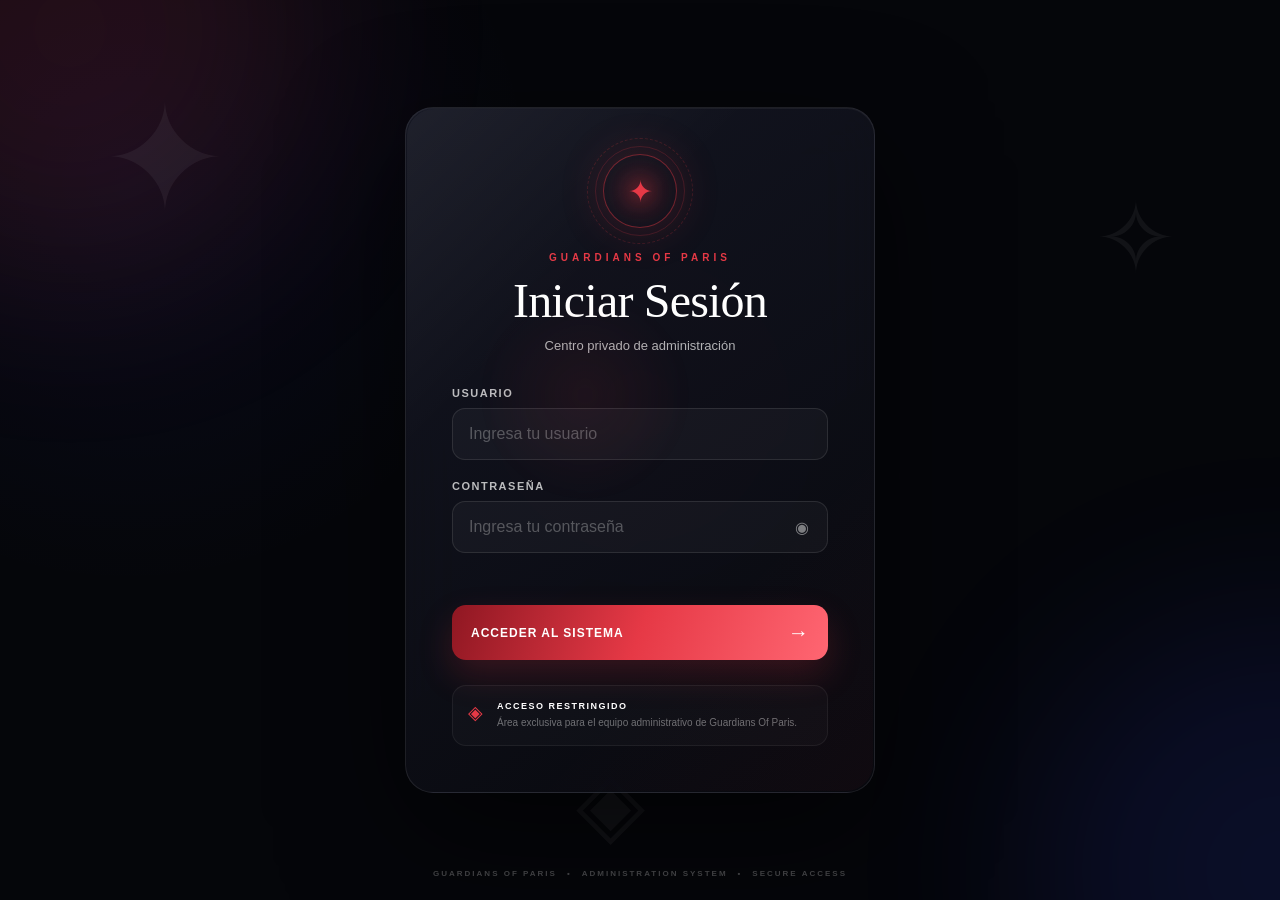
<file: admin/rex.html>
<!DOCTYPE html>
<html lang="es">

<head>

    <meta charset="UTF-8">

    <meta
        name="viewport"
        content="width=device-width, initial-scale=1.0"
    >

    <title>
        Guardians Of Paris — Rex Lourenzt
    </title>

    <link
        rel="stylesheet"
        href="../css/admin.css"
    >

</head>


<body class="admin-dashboard rex-dashboard">


    <div class="dashboard-background">

        <div class="dashboard-glow dashboard-glow-one"></div>
        <div class="dashboard-glow dashboard-glow-two"></div>
        <div class="dashboard-glow dashboard-glow-three"></div>

        <div class="dashboard-symbol dashboard-symbol-one">✦</div>
        <div class="dashboard-symbol dashboard-symbol-two">✧</div>
        <div class="dashboard-symbol dashboard-symbol-three">◈</div>

    </div>


    <header class="admin-header">

        <div class="admin-brand">

            <div class="admin-brand-symbol">
                ✦
            </div>

            <div>

                <span class="admin-brand-small">
                    GUARDIANS OF PARIS
                </span>

                <strong>
                    CONTROL CENTER
                </strong>

            </div>

        </div>


        <div class="admin-header-status">

            <span class="status-dot"></span>

            <span>
                SYSTEM ONLINE
            </span>

            <span
                class="admin-clock"
                data-admin-clock
            >
                --:--:--
            </span>

        </div>

    </header>


    <main class="admin-main">


        <section class="admin-profile-hero">

            <div class="profile-visual">

                <div class="profile-orbit orbit-one"></div>
                <div class="profile-orbit orbit-two"></div>
                <div class="profile-orbit orbit-three"></div>

                <div
                    class="profile-symbol"
                    aria-label="Miraculous del Conejo"
                >
                    🐇
                </div>

            </div>


            <div class="profile-information">

                <span class="profile-overline">
                    ADMINISTRATIVE PROFILE
                </span>

                <h1>
                    Rex Lourenzt
                </h1>

                <div class="profile-role">
                    ADMIN
                </div>

                <p class="profile-recognition">
                    Portador del Miraculous del Conejo
                </p>

                <div class="profile-tags">

                    <span>
                        MIRACULOUS
                    </span>

                    <strong>
                        CONEJO
                    </strong>

                </div>

            </div>


            <div class="profile-status">

                <span class="status-label">
                    ACCESS LEVEL
                </span>

                <strong>
                    ADMIN
                </strong>

                <span class="status-active">
                    ● AUTHORIZED
                </span>

            </div>

        </section>


        <section class="admin-section">

            <div class="section-heading">

                <span>01</span>

                <div>

                    <small>
                        ADMINISTRATOR
                    </small>

                    <h2>
                        Identity
                    </h2>

                </div>

            </div>


            <div class="identity-grid">

                <article class="identity-card">
                    <span class="identity-label">NAME</span>
                    <strong>Rex Lourenzt</strong>
                </article>

                <article class="identity-card">
                    <span class="identity-label">ROLE</span>
                    <strong>Admin</strong>
                </article>

                <article class="identity-card">
                    <span class="identity-label">MIRACULOUS</span>
                    <strong>Conejo</strong>
                </article>

                <article class="identity-card">
                    <span class="identity-label">RECOGNITION</span>
                    <strong>Portador del Miraculous del Conejo</strong>
                </article>

            </div>

        </section>


        <section class="admin-section">

            <div class="section-heading">

                <span>02</span>

                <div>

                    <small>
                        ADMINISTRATION
                    </small>

                    <h2>
                        Control Center
                    </h2>

                </div>

            </div>


            <div class="control-grid">

                <button class="control-module" type="button">
                    <span class="module-number">01</span>
                    <span class="module-icon">◇</span>
                    <span class="module-content">
                        <strong>Character Management</strong>
                        <small>Gestionar personajes del RP</small>
                    </span>
                    <span class="module-arrow">→</span>
                </button>


                <button class="control-module" type="button">
                    <span class="module-number">02</span>
                    <span class="module-icon">✦</span>
                    <span class="module-content">
                        <strong>Miraculous Management</strong>
                        <small>Administrar los Miraculous</small>
                    </span>
                    <span class="module-arrow">→</span>
                </button>


                <button class="control-module" type="button">
                    <span class="module-number">03</span>
                    <span class="module-icon">◈</span>
                    <span class="module-content">
                        <strong>Requests</strong>
                        <small>Revisar solicitudes pendientes</small>
                    </span>
                    <span class="module-arrow">→</span>
                </button>


                <button class="control-module" type="button">
                    <span class="module-number">04</span>
                    <span class="module-icon">◎</span>
                    <span class="module-content">
                        <strong>Reports</strong>
                        <small>Revisar reportes del servidor</small>
                    </span>
                    <span class="module-arrow">→</span>
                </button>


                <button class="control-module" type="button">
                    <span class="module-number">05</span>
                    <span class="module-icon">⚙</span>
                    <span class="module-content">
                        <strong>Settings</strong>
                        <small>Configuración administrativa</small>
                    </span>
                    <span class="module-arrow">→</span>
                </button>


                <button class="control-module" type="button">
                    <span class="module-number">06</span>
                    <span class="module-icon">◉</span>
                    <span class="module-content">
                        <strong>System Status</strong>
                        <small>Estado general del sistema</small>
                    </span>
                    <span class="module-arrow">→</span>
                </button>

            </div>

        </section>


        <section class="admin-system-panel">

            <div class="system-panel-symbol">
                ✦
            </div>

            <div class="system-panel-content">

                <span>
                    GUARDIANS OF PARIS SECURITY
                </span>

                <h2>
                    Administrative access verified.
                </h2>

                <p>
                    Este panel está protegido y disponible
                    exclusivamente para miembros autorizados
                    del equipo administrativo.
                </p>

            </div>

            <div class="system-panel-status">

                <span class="status-dot"></span>

                <strong>
                    SECURE
                </strong>

            </div>

        </section>


        <div class="admin-actions">

            <button
                type="button"
                class="admin-logout"
                data-admin-logout
            >

                <span>←</span>

                LOG OUT

            </button>

        </div>


    </main>


    <footer class="admin-footer">

        <span>GUARDIANS OF PARIS</span>
        <span>•</span>
        <span>CONTROL CENTER</span>
        <span>•</span>
        <span>SECURE ADMINISTRATION</span>

    </footer>


    <script src="../js/admin.js"></script>

</body>

</html>
</file>
<file: css/style.css>
/* =========================================================
   GUARDIANS OF PARIS
   PUBLIC INTERFACE 4.0
   MIRACULOUS FUTURISTIC / HOLOGRAPHIC SYSTEM
   ========================================================= */

@import url('https://fonts.googleapis.com/css2?family=Orbitron:wght@400;500;600;700;800;900&family=Rajdhani:wght@300;400;500;600;700&display=swap');

/* =========================================================
   ROOT
   ========================================================= */

:root {
    --bg: #050609;
    --bg-soft: #090b12;

    --panel: rgba(12, 15, 24, 0.82);
    --panel-strong: rgba(15, 18, 30, 0.96);

    --white: #ffffff;
    --text: #edf3ff;
    --muted: #8f9ab1;

    --red: #ff1744;
    --red-soft: #ff4d6d;

    --green: #00ff9d;
    --green-soft: #5cffc1;

    --yellow: #ffe600;
    --yellow-soft: #fff27a;

    --blue: #00c8ff;
    --blue-soft: #67ddff;

    --purple: #a855ff;
    --pink: #ff4fd8;
    --orange: #ff7a00;
    --cyan: #00fff0;

    --border: rgba(255,255,255,.11);

    --shadow:
        0 20px 70px rgba(0,0,0,.55);

    --glow-red:
        0 0 12px rgba(255,23,68,.8),
        0 0 35px rgba(255,23,68,.35);

    --glow-green:
        0 0 12px rgba(0,255,157,.8),
        0 0 35px rgba(0,255,157,.3);

    --glow-yellow:
        0 0 12px rgba(255,230,0,.8),
        0 0 35px rgba(255,230,0,.3);

    --glow-blue:
        0 0 12px rgba(0,200,255,.8),
        0 0 35px rgba(0,200,255,.3);

    --glow-purple:
        0 0 12px rgba(168,85,255,.8),
        0 0 35px rgba(168,85,255,.3);

    --radius: 18px;
}

/* =========================================================
   RESET
   ========================================================= */

* {
    margin: 0;
    padding: 0;
    box-sizing: border-box;
}

html {
    scroll-behavior: smooth;
    background: var(--bg);
}

body {
    min-height: 100vh;
    overflow-x: hidden;

    background:
        radial-gradient(
            circle at 10% 15%,
            rgba(255,23,68,.08),
            transparent 25%
        ),
        radial-gradient(
            circle at 90% 25%,
            rgba(0,255,157,.06),
            transparent 25%
        ),
        radial-gradient(
            circle at 50% 90%,
            rgba(0,200,255,.06),
            transparent 30%
        ),
        #050609;

    color: var(--text);

    font-family: "Rajdhani", sans-serif;
    font-size: 17px;
    line-height: 1.65;

    position: relative;
}

/* =========================================================
   GLOBAL SCANLINES
   ========================================================= */

body::before {
    content: "";

    position: fixed;
    inset: 0;

    background:
        linear-gradient(
            rgba(255,255,255,.018) 1px,
            transparent 1px
        );

    background-size: 100% 4px;

    pointer-events: none;
    z-index: 9990;

    opacity: .35;
}

body::after {
    content: "";

    position: fixed;
    inset: 0;

    background-image:
        linear-gradient(
            rgba(255,255,255,.025) 1px,
            transparent 1px
        ),
        linear-gradient(
            90deg,
            rgba(255,255,255,.025) 1px,
            transparent 1px
        );

    background-size: 55px 55px;

    mask-image:
        linear-gradient(
            to bottom,
            black,
            transparent 85%
        );

    pointer-events: none;
    z-index: -1;
}

/* =========================================================
   TEXT
   ========================================================= */

h1,
h2,
h3,
h4,
.logo,
.menu-title,
.menu-nav a,
.btn,
.miraculous-card h3,
.feature-card h3 {
    font-family: "Orbitron", sans-serif;
}

h1,
h2,
h3 {
    line-height: 1.1;
}

p {
    color: #b8c1d5;
}

a {
    color: inherit;
    text-decoration: none;
}

/* =========================================================
   SELECTION
   ========================================================= */

::selection {
    background: var(--red);
    color: white;
}

/* =========================================================
   SCROLLBAR
   ========================================================= */

::-webkit-scrollbar {
    width: 9px;
}

::-webkit-scrollbar-track {
    background: #030407;
}

::-webkit-scrollbar-thumb {
    background:
        linear-gradient(
            var(--red),
            var(--purple),
            var(--blue)
        );

    border-radius: 10px;
}

::-webkit-scrollbar-thumb:hover {
    background:
        linear-gradient(
            var(--yellow),
            var(--green),
            var(--blue)
        );
}

/* =========================================================
   HEADER
   ========================================================= */

.site-header {
    position: fixed;

    top: 0;
    left: 0;
    right: 0;

    width: 100%;
    height: 82px;

    z-index: 9000;

    display: flex;
    align-items: center;

    padding: 0 28px;

    background:
        linear-gradient(
            90deg,
            rgba(4,5,9,.97),
            rgba(8,10,18,.91),
            rgba(4,5,9,.97)
        );

    border-bottom:
        1px solid rgba(255,255,255,.08);

    box-shadow:
        0 10px 45px rgba(0,0,0,.5);

    backdrop-filter: blur(22px);
}

.site-header::before {
    content: "";

    position: absolute;

    top: 0;
    left: 0;
    right: 0;

    height: 2px;

    background:
        linear-gradient(
            90deg,
            var(--red),
            var(--yellow),
            var(--green),
            var(--blue),
            var(--purple),
            var(--pink),
            var(--red)
        );

    background-size: 300% 100%;

    animation:
        rainbowLine 7s linear infinite;
}

@keyframes rainbowLine {
    from {
        background-position: 0 0;
    }

    to {
        background-position: 300% 0;
    }
}

.header-content {
    width: 100%;
    position: relative;

    display: flex;
    align-items: center;
    justify-content: space-between;
}

/* =========================================================
   BRAND
   ========================================================= */

.brand {
    display: flex;
    align-items: center;

    gap: 14px;

    min-width: 0;

    position: relative;
    z-index: 2;
}

.brand-icon,
.brand-symbol {
    width: 45px;
    height: 45px;

    display: grid;
    place-items: center;

    flex-shrink: 0;

    border-radius: 50%;

    font-size: 23px;

    background:
        radial-gradient(
            circle,
            rgba(255,23,68,.3),
            rgba(168,85,255,.08)
        );

    border:
        1px solid rgba(255,255,255,.16);

    box-shadow:
        0 0 15px rgba(255,23,68,.45),
        inset 0 0 15px rgba(255,255,255,.06);

    animation:
        emblemFloat 4s ease-in-out infinite;
}

@keyframes emblemFloat {
    0%,
    100% {
        transform:
            translateY(0)
            rotate(0deg);
    }

    50% {
        transform:
            translateY(-4px)
            rotate(5deg);
    }
}

.brand-text {
    display: flex;
    flex-direction: column;
    line-height: 1;
}

.brand-text strong {
    font-family: "Orbitron", sans-serif;

    font-size: 16px;

    letter-spacing: 2px;

    color: white;

    text-shadow:
        0 0 10px rgba(255,255,255,.35);
}

.brand-text span {
    margin-top: 5px;

    font-family: "Orbitron", sans-serif;

    font-size: 9px;

    letter-spacing: 4px;

    color: var(--red);

    text-shadow:
        0 0 12px var(--red);
}

.logo {
    font-size: 17px;

    letter-spacing: 2px;

    white-space: nowrap;

    color: white;

    text-shadow:
        0 0 10px rgba(255,255,255,.35);
}

.logo span {
    color: var(--red);

    text-shadow:
        0 0 12px var(--red),
        0 0 30px rgba(255,23,68,.45);
}

/* =========================================================
   HAMBURGER
   ========================================================= */

.site-header .menu-toggle {
    position: absolute;

    top: 50%;
    right: 0;

    transform: translateY(-50%);

    margin: 0;

    flex-shrink: 0;

    width: 52px;
    height: 52px;

    display: flex;
    align-items: center;
    justify-content: center;

    flex-direction: column;

    gap: 6px;

    border:
        1px solid rgba(255,255,255,.13);

    border-radius: 14px;

    background:
        linear-gradient(
            145deg,
            rgba(255,255,255,.08),
            rgba(255,255,255,.02)
        );

    cursor: pointer;

    transition:
        transform .35s ease,
        border-color .35s ease,
        box-shadow .35s ease,
        background .35s ease;

    box-shadow:
        0 0 0 transparent;

    z-index: 10;
}

.site-header .menu-toggle:hover {
    transform:
        translateY(-50%)
        rotate(-2deg)
        scale(1.04);

    border-color: var(--red);

    box-shadow:
        var(--glow-red);

    background:
        rgba(255,23,68,.08);
}

.menu-toggle span {
    display: block;

    width: 23px;
    height: 2px;

    background: white;

    border-radius: 5px;

    transition:
        .4s cubic-bezier(.68,-.55,.27,1.55);

    box-shadow:
        0 0 7px rgba(255,255,255,.35);
}

.menu-toggle:hover span:nth-child(1) {
    background: var(--red);
    transform: translateX(4px);
}

.menu-toggle:hover span:nth-child(2) {
    background: var(--yellow);
    width: 29px;
}

.menu-toggle:hover span:nth-child(3) {
    background: var(--green);
    transform: translateX(-4px);
}

.menu-toggle.active span:nth-child(1) {
    transform:
        translateY(8px)
        rotate(45deg);

    background: var(--red);
}

.menu-toggle.active span:nth-child(2) {
    opacity: 0;
    transform: scaleX(0);
}

.menu-toggle.active span:nth-child(3) {
    transform:
        translateY(-8px)
        rotate(-45deg);

    background: var(--green);
}

/* =========================================================
   MENU OVERLAY
   ========================================================= */

.menu-overlay {
    position: fixed;

    inset: 0;

    z-index: 8998;

    background:
        radial-gradient(
            circle at 80% 20%,
            rgba(255,23,68,.12),
            transparent 35%
        ),
        rgba(0,0,0,.72);

    backdrop-filter: blur(9px);

    opacity: 0;
    visibility: hidden;

    transition: .4s ease;
}

.menu-overlay.active {
    opacity: 1;
    visibility: visible;
}

/* =========================================================
   SIDE MENU
   ========================================================= */

.side-menu {
    position: fixed;

    top: 0;
    right: 0;

    width: min(410px, 92vw);
    height: 100dvh;

    z-index: 8999;

    overflow-y: auto;

    padding: 100px 25px 30px;

    background:
        radial-gradient(
            circle at 80% 10%,
            rgba(255,23,68,.13),
            transparent 30%
        ),
        radial-gradient(
            circle at 20% 80%,
            rgba(0,255,157,.08),
            transparent 30%
        ),
        rgba(5,7,13,.97);

    border-left:
        1px solid rgba(255,255,255,.1);

    box-shadow:
        -30px 0 80px rgba(0,0,0,.7);

    backdrop-filter: blur(25px);

    transform: translateX(105%);

    transition:
        transform .55s cubic-bezier(.77,0,.18,1);
}

.side-menu.active {
    transform: translateX(0);
}

.side-menu::before {
    content: "";

    position: absolute;

    top: 0;
    left: 0;

    width: 2px;
    height: 100%;

    background:
        linear-gradient(
            to bottom,
            transparent,
            var(--red),
            var(--yellow),
            var(--green),
            var(--blue),
            var(--purple),
            transparent
        );

    background-size: 100% 300%;

    animation:
        menuEdge 6s linear infinite;
}

@keyframes menuEdge {
    from {
        background-position: 0 0;
    }

    to {
        background-position: 0 300%;
    }
}

/* =========================================================
   MENU HEADER
   ========================================================= */

.menu-header {
    margin-bottom: 30px;

    padding-bottom: 22px;

    border-bottom:
        1px solid rgba(255,255,255,.08);
}

.menu-overline,
.menu-label {
    display: block;

    font-family: "Orbitron", sans-serif;

    font-size: 10px;

    letter-spacing: 4px;

    color: var(--green);

    margin-bottom: 8px;

    text-shadow:
        0 0 10px var(--green);
}

.menu-title {
    font-size: 25px;

    letter-spacing: 1px;

    color: white;
}

.menu-title span {
    color: var(--red);

    text-shadow:
        0 0 15px var(--red);
}

.menu-brand {
    display: flex;
    flex-direction: column;
}

/* =========================================================
   MENU NAV
   ========================================================= */

.menu-nav {
    display: flex;
    flex-direction: column;

    gap: 9px;
}

.menu-nav a {
    position: relative;

    display: flex;
    align-items: center;

    min-height: 54px;

    padding: 0 18px;

    border:
        1px solid transparent;

    border-radius: 12px;

    font-size: 12px;

    letter-spacing: 1.5px;

    color: #aeb8ca;

    background:
        linear-gradient(
            90deg,
            rgba(255,255,255,.025),
            transparent
        );

    transition: .35s ease;

    overflow: hidden;
}

.menu-nav a::before {
    content: "";

    width: 5px;
    height: 5px;

    margin-right: 14px;

    border-radius: 50%;

    background: var(--red);

    box-shadow:
        0 0 8px var(--red);

    transition: .3s ease;
}

.menu-nav a::after {
    content: "↗";

    position: absolute;

    right: 17px;

    opacity: 0;

    transform: translateX(-7px);

    transition: .3s ease;

    color: var(--yellow);
}

.menu-nav a:hover,
.menu-nav a.active {
    color: white;

    border-color:
        rgba(255,255,255,.1);

    background:
        linear-gradient(
            90deg,
            rgba(255,23,68,.13),
            rgba(168,85,255,.06)
        );

    transform: translateX(-5px);

    box-shadow:
        0 0 25px rgba(255,23,68,.08);
}

.menu-nav a:hover::before,
.menu-nav a.active::before {
    width: 9px;
    height: 9px;

    background: var(--yellow);

    box-shadow:
        0 0 12px var(--yellow);
}

.menu-nav a:hover::after,
.menu-nav a.active::after {
    opacity: 1;
    transform: translateX(0);
}

/* =========================================================
   ADMIN ACCESS
   ========================================================= */

.admin-access {
    margin-top: 28px;

    padding: 18px;

    border-radius: 16px;

    border:
        1px solid rgba(255,230,0,.18);

    background:
        linear-gradient(
            135deg,
            rgba(255,230,0,.08),
            rgba(255,23,68,.06),
            rgba(0,255,157,.04)
        );

    box-shadow:
        inset 0 0 25px rgba(255,255,255,.025);

    position: relative;

    overflow: hidden;
}

.admin-access::before {
    content: "";

    position: absolute;

    top: -50%;
    left: -20%;

    width: 40%;
    height: 200%;

    background:
        linear-gradient(
            90deg,
            transparent,
            rgba(255,255,255,.16),
            transparent
        );

    transform: rotate(20deg);

    animation:
        adminSweep 4s linear infinite;
}

@keyframes adminSweep {
    from {
        left: -50%;
    }

    to {
        left: 130%;
    }
}

.admin-access-icon {
    font-size: 22px;

    color: var(--yellow);

    text-shadow:
        0 0 14px var(--yellow);

    margin-bottom: 7px;
}

.admin-access-info strong {
    display: block;

    font-family: "Orbitron", sans-serif;

    font-size: 11px;

    letter-spacing: 1.5px;

    color: white;
}

.admin-access-info span {
    font-size: 10px;

    letter-spacing: 2px;

    color: var(--muted);
}

.admin-access-button {
    margin-top: 14px;

    display: flex;
    align-items: center;
    justify-content: space-between;

    padding: 12px 14px;

    border-radius: 10px;

    background:
        rgba(0,0,0,.4);

    border:
        1px solid rgba(255,230,0,.18);

    font-family: "Orbitron", sans-serif;

    font-size: 9px;

    letter-spacing: 1.4px;

    color: var(--yellow);

    transition: .3s ease;
}

.admin-access-button:hover {
    color: black;

    background: var(--yellow);

    box-shadow:
        var(--glow-yellow);

    transform: translateY(-2px);
}

.admin-access-arrow {
    font-size: 17px;
}

/* =========================================================
   MENU FOOTER
   ========================================================= */

.menu-footer {
    margin-top: 25px;

    padding-top: 18px;

    border-top:
        1px solid rgba(255,255,255,.07);

    text-align: center;

    font-size: 10px;

    color: #68738a;

    letter-spacing: 1px;
}

/* =========================================================
   PAGE TOP SPACING
   ========================================================= */

main {
    position: relative;
}

.page-hero {
    min-height: 480px;

    padding:
        170px 30px
        100px;

    display: flex;
    flex-direction: column;

    justify-content: center;
    align-items: center;

    text-align: center;

    position: relative;

    overflow: hidden;
}

.page-hero::before,
.page-hero::after {
    content: "";

    position: absolute;

    border-radius: 50%;

    pointer-events: none;
}

.page-hero::before {
    width: 500px;
    height: 500px;

    border:
        1px solid rgba(255,23,68,.16);

    box-shadow:
        0 0 80px rgba(255,23,68,.07);

    animation:
        orbitSlow 14s linear infinite;
}

.page-hero::after {
    width: 700px;
    height: 700px;

    border:
        1px dashed rgba(0,255,157,.08);

    animation:
        orbitReverse 20s linear infinite;
}

@keyframes orbitSlow {
    from {
        transform: rotate(0deg) scale(.95);
    }

    50% {
        transform: rotate(180deg) scale(1.03);
    }

    to {
        transform: rotate(360deg) scale(.95);
    }
}

@keyframes orbitReverse {
    from {
        transform: rotate(360deg);
    }

    to {
        transform: rotate(0deg);
    }
}

.page-hero > * {
    position: relative;
    z-index: 2;
}

.page-hero h1 {
    font-size: clamp(35px, 7vw, 75px);

    letter-spacing: 3px;

    color: white;

    text-transform: uppercase;

    text-shadow:
        0 0 15px rgba(255,255,255,.25),
        0 0 50px rgba(255,23,68,.18);

    animation:
        titlePulse 4s ease-in-out infinite;
}

@keyframes titlePulse {
    0%,
    100% {
        text-shadow:
            0 0 15px rgba(255,255,255,.25),
            0 0 50px rgba(255,23,68,.18);
    }

    50% {
        text-shadow:
            0 0 20px rgba(255,255,255,.35),
            0 0 70px rgba(0,200,255,.2);
    }
}

.page-hero h1 span {
    color: var(--red);
}

.page-hero p {
    max-width: 680px;

    margin-top: 20px;

    font-size: 19px;

    color: #9da9c0;
}

/* =========================================================
   SECTION
   ========================================================= */

.section {
    position: relative;

    padding: 110px 7%;
}

.section-dark {
    background:
        linear-gradient(
            180deg,
            transparent,
            rgba(255,255,255,.015),
            transparent
        );
}

.section-heading {
    text-align: center;

    max-width: 800px;

    margin:
        0 auto
        60px;
}

.section-heading span {
    display: inline-block;

    margin-bottom: 12px;

    font-family: "Orbitron", sans-serif;

    font-size: 10px;

    letter-spacing: 4px;

    color: var(--green);

    text-transform: uppercase;

    text-shadow:
        0 0 12px var(--green);
}

.section-heading h2 {
    font-size: clamp(28px, 5vw, 50px);

    color: white;

    letter-spacing: 1px;
}

.section-heading h2::after {
    content: "";

    display: block;

    width: 70px;
    height: 2px;

    margin: 22px auto 0;

    background:
        linear-gradient(
            90deg,
            var(--red),
            var(--yellow),
            var(--green),
            var(--blue)
        );

    box-shadow:
        0 0 12px rgba(0,255,157,.5);
}

/* =========================================================
   CONTENT GRID
   ========================================================= */

.content-grid {
    max-width: 1200px;

    margin: auto;

    display: grid;

    grid-template-columns:
        repeat(2, minmax(0,1fr));

    gap: 22px;
}

.content-grid > * {
    min-width: 0;
}

/* =========================================================
   INFO BOX
   ========================================================= */

.info-box {
    position: relative;

    padding: 35px;

    border:
        1px solid rgba(255,255,255,.08);

    border-radius: 20px;

    background:
        linear-gradient(
            145deg,
            rgba(255,255,255,.055),
            rgba(255,255,255,.015)
        );

    overflow: hidden;

    transition:
        .45s cubic-bezier(.2,.8,.2,1);

    box-shadow:
        var(--shadow);
}

.info-box::before {
    content: "";

    position: absolute;

    top: 0;
    left: 0;

    width: 3px;
    height: 100%;

    background:
        linear-gradient(
            to bottom,
            var(--red),
            var(--purple),
            var(--blue)
        );

    opacity: .8;
}

.info-box::after {
    content: "";

    position: absolute;

    width: 150px;
    height: 150px;

    top: -80px;
    right: -80px;

    border-radius: 50%;

    background:
        var(--red);

    filter: blur(70px);

    opacity: .08;
}

.info-box:hover {
    transform:
        translateY(-8px)
        perspective(700px)
        rotateX(1deg);

    border-color:
        rgba(255,255,255,.18);

    box-shadow:
        0 25px 70px rgba(0,0,0,.65),
        0 0 30px rgba(255,23,68,.08);
}

.info-box.full {
    grid-column: 1 / -1;
}

.info-icon {
    width: 60px;
    height: 60px;

    display: grid;
    place-items: center;

    margin-bottom: 22px;

    border-radius: 16px;

    font-size: 27px;

    border:
        1px solid rgba(255,255,255,.12);

    background:
        rgba(255,23,68,.07);

    box-shadow:
        0 0 25px rgba(255,23,68,.1);

    animation:
        iconFloat 4s ease-in-out infinite;
}

@keyframes iconFloat {
    0%,
    100% {
        transform: translateY(0);
    }

    50% {
        transform: translateY(-5px);
    }
}

.info-box h2 {
    margin-bottom: 14px;

    font-size: 25px;

    color: white;
}

.info-box p {
    font-size: 17px;
}

.info-box > span {
    display: block;

    margin-bottom: 10px;

    font-family: "Orbitron", sans-serif;

    font-size: 10px;

    letter-spacing: 3px;

    color: var(--red);
}

/* =========================================================
   FUTURISTIC HOME FEATURE MODULES
   ========================================================= */

.futuristic-features {
    position: relative;

    max-width: 1400px;

    margin: 0 auto;

    display: grid;

    grid-template-columns:
        repeat(3, minmax(0, 1fr));

    gap: 24px;

    perspective: 1400px;
}

.futuristic-features .feature-card {
    --feature-color: var(--red);
    --feature-color-rgb: 255,23,68;

    position: relative;

    min-height: 500px;

    padding: 28px;

    isolation: isolate;

    overflow: hidden;

    border:
        1px solid rgba(255,255,255,.13);

    border-radius: 28px;

    background:
        linear-gradient(
            145deg,
            rgba(255,255,255,.075),
            rgba(255,255,255,.018) 45%,
            rgba(0,0,0,.25)
        );

    box-shadow:
        0 30px 90px rgba(0,0,0,.55),
        inset 0 0 60px rgba(255,255,255,.015);

    transform-style: preserve-3d;

    transition:
        transform .6s cubic-bezier(.2,.8,.2,1),
        border-color .4s ease,
        box-shadow .4s ease;

    animation:
        featureAppear .9s cubic-bezier(.2,.8,.2,1) both;
}

.futuristic-features .feature-card:nth-child(1) {
    animation-delay: .05s;
}

.futuristic-features .feature-card:nth-child(2) {
    --feature-color: var(--purple);
    --feature-color-rgb: 168,85,255;

    animation-delay: .18s;
}

.futuristic-features .feature-card:nth-child(3) {
    --feature-color: var(--blue);
    --feature-color-rgb: 0,200,255;

    animation-delay: .31s;
}

@keyframes featureAppear {
    from {
        opacity: 0;

        transform:
            translateY(45px)
            rotateX(8deg)
            scale(.96);
    }

    to {
        opacity: 1;

        transform:
            translateY(0)
            rotateX(0)
            scale(1);
    }
}

/* ambient glow */

.feature-card::before {
    content: "";

    position: absolute;

    width: 320px;
    height: 320px;

    left: 50%;
    top: 35%;

    transform:
        translate(-50%, -50%);

    border-radius: 50%;

    background:
        radial-gradient(
            circle,
            rgba(var(--feature-color-rgb), .18),
            rgba(var(--feature-color-rgb), .06) 35%,
            transparent 70%
        );

    filter: blur(10px);

    pointer-events: none;

    z-index: -3;

    animation:
        featureGlow 5s ease-in-out infinite;
}

@keyframes featureGlow {
    0%,
    100% {
        transform:
            translate(-50%, -50%)
            scale(.85);

        opacity: .65;
    }

    50% {
        transform:
            translate(-50%, -50%)
            scale(1.18);

        opacity: 1;
    }
}

/* animated holographic border */

.feature-card::after {
    content: "";

    position: absolute;

    inset: 0;

    padding: 1px;

    border-radius: inherit;

    background:
        linear-gradient(
            120deg,
            transparent 10%,
            rgba(var(--feature-color-rgb), .8),
            transparent 35%,
            transparent 65%,
            rgba(255,255,255,.3),
            transparent 90%
        );

    background-size: 250% 250%;

    animation:
        holographicBorder 7s linear infinite;

    opacity: .55;

    pointer-events: none;

    z-index: -1;

    mask:
        linear-gradient(#000 0 0) content-box,
        linear-gradient(#000 0 0);

    mask-composite: exclude;

    -webkit-mask:
        linear-gradient(#000 0 0) content-box,
        linear-gradient(#000 0 0);

    -webkit-mask-composite: xor;
}

@keyframes holographicBorder {
    from {
        background-position: 0% 50%;
    }

    to {
        background-position: 250% 50%;
    }
}

.feature-card:hover {
    transform:
        translateY(-14px)
        rotateX(3deg)
        rotateY(-2deg);

    border-color:
        rgba(var(--feature-color-rgb), .45);

    box-shadow:
        0 45px 110px rgba(0,0,0,.7),
        0 0 45px rgba(var(--feature-color-rgb), .18),
        inset 0 0 45px rgba(var(--feature-color-rgb), .035);
}

/* =========================================================
   FEATURE GRID LINES
   ========================================================= */

.feature-grid-lines {
    position: absolute;

    inset: 0;

    z-index: -2;

    opacity: .35;

    background-image:
        linear-gradient(
            rgba(var(--feature-color-rgb), .08) 1px,
            transparent 1px
        ),
        linear-gradient(
            90deg,
            rgba(var(--feature-color-rgb), .08) 1px,
            transparent 1px
        );

    background-size:
        35px 35px;

    mask-image:
        radial-gradient(
            circle at center,
            black 0%,
            transparent 72%
        );

    animation:
        gridDrift 12s linear infinite;
}

@keyframes gridDrift {
    from {
        background-position: 0 0;
    }

    to {
        background-position: 35px 35px;
    }
}

/* =========================================================
   FEATURE PARTICLES
   ========================================================= */

.feature-particles {
    position: absolute;

    inset: 0;

    pointer-events: none;

    z-index: 1;
}

.feature-particles i {
    position: absolute;

    width: 4px;
    height: 4px;

    border-radius: 50%;

    background: var(--feature-color);

    box-shadow:
        0 0 8px var(--feature-color),
        0 0 18px rgba(var(--feature-color-rgb), .55);

    animation:
        featureParticle 4s ease-in-out infinite;
}

.feature-particles i:nth-child(1) {
    top: 15%;
    left: 13%;
}

.feature-particles i:nth-child(2) {
    top: 30%;
    right: 15%;

    animation-delay: -1s;
}

.feature-particles i:nth-child(3) {
    bottom: 25%;
    left: 20%;

    animation-delay: -2s;
}

.feature-particles i:nth-child(4) {
    bottom: 15%;
    right: 20%;

    animation-delay: -3s;
}

.feature-particles i:nth-child(5) {
    top: 52%;
    left: 8%;

    animation-delay: -.5s;
}

.feature-particles i:nth-child(6) {
    top: 62%;
    right: 9%;

    animation-delay: -2.5s;
}

@keyframes featureParticle {
    0%,
    100% {
        opacity: .2;

        transform:
            translate(0,0)
            scale(.7);
    }

    50% {
        opacity: 1;

        transform:
            translate(8px,-20px)
            scale(1.6);
    }
}

/* =========================================================
   FEATURE NUMBER
   ========================================================= */

.feature-number {
    position: absolute;

    top: 0;
    right: 15px;

    font-family: "Orbitron", sans-serif;

    font-size: clamp(90px, 12vw, 155px);

    line-height: .8;

    font-weight: 800;

    color:
        rgba(var(--feature-color-rgb), .055);

    -webkit-text-stroke:
        1px rgba(var(--feature-color-rgb), .08);

    pointer-events: none;

    z-index: -1;

    user-select: none;

    animation:
        numberFloat 6s ease-in-out infinite;
}

@keyframes numberFloat {
    0%,
    100% {
        transform:
            translateY(0)
            translateX(0);
    }

    50% {
        transform:
            translateY(10px)
            translateX(-5px);
    }
}

/* =========================================================
   FEATURE TOPLINE
   ========================================================= */

.feature-topline {
    position: relative;
    z-index: 5;

    display: flex;

    justify-content: space-between;
    align-items: center;

    padding-bottom: 16px;

    border-bottom:
        1px solid rgba(var(--feature-color-rgb), .18);
}

.feature-topline span {
    font-family: "Orbitron", sans-serif;

    font-size: 8px;

    letter-spacing: 4px;

    color: #778399;
}

.feature-topline strong {
    font-family: "Orbitron", sans-serif;

    font-size: 10px;

    color: var(--feature-color);

    text-shadow:
        0 0 10px var(--feature-color);
}

/* =========================================================
   FEATURE CORE
   ========================================================= */

.feature-core {
    position: relative;

    width: 190px;
    height: 190px;

    margin:
        35px auto
        28px;

    display: grid;

    place-items: center;

    transform-style: preserve-3d;
}

.feature-icon {
    position: relative;

    z-index: 5;

    display: grid;

    place-items: center;

    width: 100px;
    height: 100px;

    margin: 0;

    font-size: 62px;

    filter:
        drop-shadow(
            0 0 12px rgba(255,255,255,.35)
        )
        drop-shadow(
            0 0 30px var(--feature-color)
        );

    animation:
        featureIconFloat 4s ease-in-out infinite;
}

@keyframes featureIconFloat {
    0%,
    100% {
        transform:
            translateY(0)
            rotate(-2deg);
    }

    50% {
        transform:
            translateY(-9px)
            rotate(3deg);
    }
}

/* =========================================================
   FEATURE RINGS
   ========================================================= */

.feature-ring {
    position: absolute;

    left: 50%;
    top: 50%;

    border-radius: 50%;

    transform:
        translate(-50%, -50%);

    pointer-events: none;
}

.ring-one {
    width: 145px;
    height: 145px;

    border:
        1px solid rgba(var(--feature-color-rgb), .5);

    box-shadow:
        0 0 20px rgba(var(--feature-color-rgb), .12);

    animation:
        ringRotate 7s linear infinite;
}

.ring-one::before,
.ring-one::after {
    content: "";

    position: absolute;

    width: 7px;
    height: 7px;

    border-radius: 50%;

    background: var(--feature-color);

    box-shadow:
        0 0 12px var(--feature-color);
}

.ring-one::before {
    top: -3px;
    left: 50%;
}

.ring-one::after {
    bottom: -3px;
    right: 18%;
}

.ring-two {
    width: 165px;
    height: 165px;

    border:
        1px dashed rgba(255,255,255,.16);

    animation:
        ringRotateReverse 11s linear infinite;
}

.ring-two::before {
    content: "";

    position: absolute;

    left: 50%;
    top: -3px;

    width: 6px;
    height: 6px;

    border-radius: 50%;

    background: white;

    box-shadow:
        0 0 12px white;
}

.ring-three {
    width: 188px;
    height: 188px;

    border:
        1px solid rgba(var(--feature-color-rgb), .12);

    border-left-color:
        rgba(var(--feature-color-rgb), .65);

    border-right-color:
        rgba(var(--feature-color-rgb), .4);

    animation:
        ringRotate 15s linear infinite;
}

@keyframes ringRotate {
    from {
        transform:
            translate(-50%, -50%)
            rotate(0deg);
    }

    to {
        transform:
            translate(-50%, -50%)
            rotate(360deg);
    }
}

@keyframes ringRotateReverse {
    from {
        transform:
            translate(-50%, -50%)
            rotate(360deg);
    }

    to {
        transform:
            translate(-50%, -50%)
            rotate(0deg);
    }
}

/* =========================================================
   FEATURE CIRCUITS
   ========================================================= */

.feature-circuit {
    position: absolute;

    height: 1px;

    background:
        linear-gradient(
            90deg,
            transparent,
            var(--feature-color),
            transparent
        );

    box-shadow:
        0 0 8px var(--feature-color);

    opacity: .55;

    pointer-events: none;
}

.feature-circuit::before,
.feature-circuit::after {
    content: "";

    position: absolute;

    width: 5px;
    height: 5px;

    top: -2px;

    border-radius: 50%;

    background: var(--feature-color);

    box-shadow:
        0 0 10px var(--feature-color);
}

.feature-circuit::before {
    left: 0;
}

.feature-circuit::after {
    right: 0;
}

.circuit-one {
    width: 90px;

    top: 48%;

    left: -15px;

    transform: rotate(-25deg);
}

.circuit-two {
    width: 75px;

    top: 57%;

    right: -10px;

    transform: rotate(24deg);
}

.circuit-three {
    width: 55px;

    bottom: 23%;

    left: 15px;

    transform: rotate(8deg);
}

/* =========================================================
   FEATURE CONTENT
   ========================================================= */

.feature-content {
    position: relative;

    z-index: 5;

    text-align: center;
}

.feature-kicker {
    display: block;

    margin-bottom: 10px;

    font-family: "Orbitron", sans-serif;

    font-size: 8px;

    letter-spacing: 3px;

    color: var(--feature-color);

    text-shadow:
        0 0 10px var(--feature-color);
}

.feature-content h3 {
    margin: 0;

    font-size: clamp(24px, 3vw, 34px);

    letter-spacing: 3px;

    color: white;

    text-shadow:
        0 0 15px rgba(var(--feature-color-rgb), .35);
}

.feature-line {
    width: 55px;
    height: 2px;

    margin:
        14px auto
        16px;

    background:
        linear-gradient(
            90deg,
            transparent,
            var(--feature-color),
            transparent
        );

    box-shadow:
        0 0 12px var(--feature-color);

    transition:
        width .4s ease;
}

.feature-card:hover .feature-line {
    width: 110px;
}

.feature-content p {
    max-width: 330px;

    margin: auto;

    font-size: 15px;

    line-height: 1.6;

    color: #9ca8bd;
}

/* =========================================================
   FEATURE FOOTER
   ========================================================= */

.feature-footer {
    position: absolute;

    left: 28px;
    right: 28px;
    bottom: 24px;

    display: flex;

    align-items: center;
    justify-content: space-between;

    padding-top: 14px;

    border-top:
        1px solid rgba(255,255,255,.07);

    z-index: 5;
}

.feature-footer span:first-child {
    font-family: "Orbitron", sans-serif;

    font-size: 7px;

    letter-spacing: 2px;

    color: #657087;
}

.feature-arrow {
    display: grid;

    place-items: center;

    width: 30px;
    height: 30px;

    border:
        1px solid rgba(var(--feature-color-rgb), .25);

    border-radius: 50%;

    color: var(--feature-color);

    font-size: 16px;

    box-shadow:
        0 0 15px rgba(var(--feature-color-rgb), .08);

    transition:
        .35s ease;
}

.feature-card:hover .feature-arrow {
    color: white;

    background:
        var(--feature-color);

    box-shadow:
        0 0 20px var(--feature-color);

    transform:
        rotate(45deg)
        scale(1.08);
}

/* =========================================================
   FEATURE INDIVIDUAL IDENTITIES
   ========================================================= */

.feature-create {
    --feature-color: var(--red);
    --feature-color-rgb: 255,23,68;
}

.feature-discover {
    --feature-color: var(--purple);
    --feature-color-rgb: 168,85,255;
}

.feature-roleplay {
    --feature-color: var(--blue);
    --feature-color-rgb: 0,200,255;
}

/* =========================================================
   QUOTE
   ========================================================= */

.quote,
.quote-section {
    position: relative;

    max-width: 1000px;

    margin: 70px auto 0;

    padding: 50px 35px;

    text-align: center;

    border:
        1px solid rgba(255,255,255,.08);

    border-radius: 24px;

    background:
        radial-gradient(
            circle,
            rgba(168,85,255,.08),
            transparent 65%
        );

    overflow: hidden;
}

.quote::before,
.quote-section::before {
    content: "✦";

    position: absolute;

    top: 18px;
    left: 25px;

    font-size: 24px;

    color: var(--yellow);

    text-shadow:
        0 0 15px var(--yellow);

    animation:
        starSpin 6s linear infinite;
}

.quote::after,
.quote-section::after {
    content: "✦";

    position: absolute;

    bottom: 18px;
    right: 25px;

    font-size: 18px;

    color: var(--cyan);

    text-shadow:
        0 0 15px var(--cyan);

    animation:
        starSpin 8s linear infinite reverse;
}

@keyframes starSpin {
    to {
        transform: rotate(360deg);
    }
}

.quote p,
.quote-section h2 {
    color: white;

    font-size: clamp(20px, 3vw, 30px);

    font-family: "Orbitron", sans-serif;

    line-height: 1.5;
}

.quote span,
.quote-section span {
    display: block;

    margin-bottom: 16px;

    color: var(--red);

    font-family: "Orbitron", sans-serif;

    font-size: 10px;

    letter-spacing: 4px;
}

/* =========================================================
   MIRACULOUS GRID
   ========================================================= */

.miraculous-grid {
    max-width: 1300px;

    margin: auto;

    display: grid;

    grid-template-columns:
        repeat(3, minmax(0,1fr));

    gap: 18px;
}

.miraculous-grid.large {
    grid-template-columns:
        repeat(4, minmax(0,1fr));
}

/* =========================================================
   MIRACULOUS CARD
   ========================================================= */

.miraculous-card {
    position: relative;

    min-height: 230px;

    padding: 28px 22px;

    border-radius: 20px;

    border:
        1px solid rgba(255,255,255,.08);

    background:
        linear-gradient(
            145deg,
            rgba(255,255,255,.055),
            rgba(255,255,255,.01)
        );

    overflow: hidden;

    display: flex;

    flex-direction: column;

    align-items: center;

    justify-content: center;

    text-align: center;

    transition:
        .45s cubic-bezier(.2,.8,.2,1);

    box-shadow:
        0 18px 50px rgba(0,0,0,.35);
}

.miraculous-card::before {
    content: "";

    position: absolute;

    top: 0;
    left: 20%;
    right: 20%;

    height: 2px;

    background:
        linear-gradient(
            90deg,
            var(--red),
            var(--yellow),
            var(--green),
            var(--blue),
            var(--purple)
        );

    opacity: .35;

    transition: .4s ease;
}

.miraculous-card::after {
    content: "";

    position: absolute;

    width: 140px;
    height: 140px;

    border-radius: 50%;

    background:
        radial-gradient(
            circle,
            rgba(255,23,68,.14),
            transparent 70%
        );

    filter: blur(10px);

    pointer-events: none;

    transition: .5s ease;
}

.miraculous-card:hover {
    transform:
        translateY(-12px)
        rotateX(4deg)
        rotateY(-2deg);

    border-color:
        rgba(255,255,255,.2);

    box-shadow:
        0 30px 80px rgba(0,0,0,.65),
        0 0 35px rgba(255,23,68,.1);
}

.miraculous-card:hover::before {
    left: 5%;
    right: 5%;

    opacity: 1;

    box-shadow:
        0 0 15px rgba(255,23,68,.5);
}

.miraculous-card:hover::after {
    transform: scale(1.7);

    opacity: .7;
}

.miraculous-icon {
    position: relative;
    z-index: 2;

    width: 82px;
    height: 82px;

    display: grid;
    place-items: center;

    margin-bottom: 20px;

    border-radius: 50%;

    font-size: 38px;

    background:
        radial-gradient(
            circle,
            rgba(255,255,255,.09),
            rgba(255,255,255,.01)
        );

    border:
        1px solid rgba(255,255,255,.13);

    box-shadow:
        0 0 25px rgba(255,23,68,.08),
        inset 0 0 25px rgba(255,255,255,.03);

    transition:
        .45s ease;

    animation:
        miraculousFloat 5s ease-in-out infinite;
}

@keyframes miraculousFloat {
    0%,
    100% {
        transform:
            translateY(0)
            rotate(0);
    }

    50% {
        transform:
            translateY(-6px)
            rotate(3deg);
    }
}

.miraculous-card:hover .miraculous-icon {
    transform:
        scale(1.12)
        rotate(8deg);

    box-shadow:
        0 0 25px rgba(255,23,68,.3),
        0 0 60px rgba(168,85,255,.12);
}

.miraculous-card h3 {
    position: relative;
    z-index: 2;

    margin-bottom: 7px;

    color: white;

    font-size: 15px;

    letter-spacing: 1px;
}

.miraculous-card span {
    position: relative;
    z-index: 2;

    font-size: 12px;

    color: #778399;

    letter-spacing: 1px;
}

/* =========================================================
   INDIVIDUAL MIRACULOUS COLORS
   ========================================================= */

.miraculous-card:nth-child(1) .miraculous-icon {
    color: var(--red);

    box-shadow:
        0 0 25px rgba(255,23,68,.25),
        inset 0 0 20px rgba(255,23,68,.06);
}

.miraculous-card:nth-child(1) h3 {
    text-shadow:
        0 0 12px rgba(255,23,68,.5);
}

.miraculous-card:nth-child(2) .miraculous-icon {
    color: var(--purple);
}

.miraculous-card:nth-child(3) .miraculous-icon {
    color: #b76cff;
}

.miraculous-card:nth-child(4) .miraculous-icon {
    color: var(--yellow);
}

.miraculous-card:nth-child(5) .miraculous-icon {
    color: var(--orange);
}

.miraculous-card:nth-child(6) .miraculous-icon {
    color: var(--green);
}

.miraculous-card:nth-child(7) .miraculous-icon {
    color: #20dfff;
}

.miraculous-card:nth-child(8) .miraculous-icon {
    color: var(--pink);
}

.miraculous-card:nth-child(9) .miraculous-icon {
    color: #ff3b30;
}

.miraculous-card:nth-child(10) .miraculous-icon {
    color: #ff9d00;
}

.miraculous-card:nth-child(11) .miraculous-icon {
    color: #5cc8ff;
}

.miraculous-card:nth-child(12) .miraculous-icon {
    color: #2c8dff;
}

.miraculous-card:nth-child(13) .miraculous-icon {
    color: #39ff88;
}

.miraculous-card:nth-child(14) .miraculous-icon {
    color: #00e5ff;
}

.miraculous-card:nth-child(15) .miraculous-icon {
    color: #d8e7ff;
}

.miraculous-card:nth-child(16) .miraculous-icon {
    color: #ffe44d;
}

.miraculous-card:nth-child(17) .miraculous-icon {
    color: #ff4355;
}

.miraculous-card:nth-child(18) .miraculous-icon {
    color: #ff914d;
}

.miraculous-card:nth-child(19) .miraculous-icon {
    color: #ff76bd;
}

/* =========================================================
   TIMELINE
   ========================================================= */

.timeline {
    position: relative;

    max-width: 1000px;

    margin: auto;
}

.timeline::before {
    content: "";

    position: absolute;

    top: 0;
    bottom: 0;
    left: 50%;

    width: 1px;

    background:
        linear-gradient(
            to bottom,
            transparent,
            var(--red),
            var(--yellow),
            var(--green),
            var(--blue),
            transparent
        );

    box-shadow:
        0 0 15px rgba(255,23,68,.3);
}

.timeline-card {
    position: relative;

    width: calc(50% - 35px);

    padding: 30px;

    margin-bottom: 45px;

    border:
        1px solid rgba(255,255,255,.08);

    border-radius: 18px;

    background:
        rgba(10,13,21,.82);

    box-shadow:
        0 20px 55px rgba(0,0,0,.45);

    transition: .4s ease;
}

.timeline-card:nth-child(odd) {
    margin-right: auto;
}

.timeline-card:nth-child(even) {
    margin-left: auto;
}

.timeline-card:hover {
    transform:
        translateY(-7px)
        scale(1.015);

    border-color:
        rgba(0,255,157,.25);

    box-shadow:
        0 25px 70px rgba(0,0,0,.6),
        0 0 30px rgba(0,255,157,.08);
}

.timeline-number {
    display: inline-flex;

    width: 45px;
    height: 45px;

    align-items: center;
    justify-content: center;

    border-radius: 50%;

    margin-bottom: 15px;

    font-family: "Orbitron", sans-serif;

    font-size: 11px;

    color: var(--yellow);

    border:
        1px solid rgba(255,230,0,.25);

    background:
        rgba(255,230,0,.06);

    box-shadow:
        0 0 20px rgba(255,230,0,.08);
}

.timeline-content span {
    display: block;

    margin-bottom: 7px;

    font-family: "Orbitron", sans-serif;

    font-size: 9px;

    letter-spacing: 3px;

    color: var(--red);
}

.timeline-content h2 {
    color: white;

    margin-bottom: 10px;

    font-size: 22px;
}

/* =========================================================
   RULES
   ========================================================= */

.rules-grid {
    max-width: 1250px;

    margin: auto;

    display: grid;

    grid-template-columns:
        repeat(2, minmax(0,1fr));

    gap: 18px;
}

.rule-card {
    position: relative;

    padding: 30px;

    border-radius: 18px;

    background:
        linear-gradient(
            135deg,
            rgba(255,255,255,.045),
            rgba(255,255,255,.012)
        );

    border:
        1px solid rgba(255,255,255,.07);

    transition: .4s ease;

    overflow: hidden;
}

.rule-card:hover {
    transform:
        translateY(-7px)
        translateX(3px);

    border-color:
        rgba(255,23,68,.25);

    box-shadow:
        0 25px 65px rgba(0,0,0,.55),
        0 0 30px rgba(255,23,68,.08);
}

.rule-number {
    font-family: "Orbitron", sans-serif;

    font-size: 12px;

    color: var(--red);

    letter-spacing: 2px;

    margin-bottom: 15px;

    text-shadow:
        0 0 10px var(--red);
}

.rule-card .feature-icon {
    font-size: 30px;

    margin-bottom: 15px;

    display: block;

    filter:
        drop-shadow(
            0 0 10px rgba(255,255,255,.25)
        );

    animation:
        iconFloat 4s ease-in-out infinite;
}

.rule-card h2 {
    color: white;

    margin-bottom: 9px;

    font-size: 19px;
}

/* =========================================================
   STORY BANNER
   ========================================================= */

.story-banner {
    position: relative;

    margin:
        70px 7%
        110px;

    padding: 75px 40px;

    text-align: center;

    border-radius: 28px;

    overflow: hidden;

    border:
        1px solid rgba(255,255,255,.1);

    background:
        radial-gradient(
            circle at 20% 50%,
            rgba(255,23,68,.18),
            transparent 30%
        ),
        radial-gradient(
            circle at 80% 50%,
            rgba(0,255,157,.13),
            transparent 30%
        ),
        rgba(8,10,17,.88);

    box-shadow:
        0 30px 100px rgba(0,0,0,.6);
}

.story-banner::before {
    content: "";

    position: absolute;

    inset: 10px;

    border:
        1px solid rgba(255,255,255,.05);

    border-radius: 20px;

    pointer-events: none;
}

.story-banner::after {
    content: "";

    position: absolute;

    width: 300px;
    height: 300px;

    left: 50%;
    top: 50%;

    transform:
        translate(-50%,-50%);

    border-radius: 50%;

    border:
        1px dashed rgba(255,255,255,.08);

    animation:
        orbitReverse 18s linear infinite;
}

.story-banner > * {
    position: relative;
    z-index: 2;
}

.story-banner h2 {
    font-size: clamp(28px, 5vw, 48px);

    color: white;

    margin-bottom: 15px;
}

.story-banner p {
    max-width: 700px;

    margin: auto;
}

/* =========================================================
   CTA
   ========================================================= */

.cta-section {
    padding: 110px 7%;

    text-align: center;

    background:
        radial-gradient(
            circle at 50% 0,
            rgba(255,23,68,.1),
            transparent 45%
        );
}

.cta-content {
    max-width: 800px;

    margin: auto;
}

.cta-content h2 {
    font-size: clamp(28px, 5vw, 50px);

    color: white;

    margin-bottom: 15px;
}

.cta-content p {
    margin-bottom: 30px;
}

/* =========================================================
   BUTTONS
   ========================================================= */

.btn,
.discord-button {
    position: relative;

    display: inline-flex;

    align-items: center;
    justify-content: center;

    gap: 10px;

    min-height: 52px;

    padding: 0 25px;

    border-radius: 12px;

    border:
        1px solid rgba(255,255,255,.15);

    font-family: "Orbitron", sans-serif;

    font-size: 10px;

    letter-spacing: 1.5px;

    overflow: hidden;

    transition: .35s ease;
}

.btn::before,
.discord-button::before {
    content: "";

    position: absolute;

    top: 0;
    left: -120%;

    width: 80%;
    height: 100%;

    background:
        linear-gradient(
            90deg,
            transparent,
            rgba(255,255,255,.25),
            transparent
        );

    transform: skewX(-20deg);

    transition: .6s ease;
}

.btn:hover::before,
.discord-button:hover::before {
    left: 140%;
}

.btn.primary {
    color: white;

    background:
        linear-gradient(
            135deg,
            var(--red),
            #a500ff
        );

    border-color:
        rgba(255,255,255,.2);

    box-shadow:
        0 0 25px rgba(255,23,68,.25);
}

.btn.primary:hover {
    transform:
        translateY(-5px)
        scale(1.03);

    box-shadow:
        0 15px 45px rgba(255,23,68,.3),
        0 0 25px rgba(168,85,255,.25);
}

/* =========================================================
   DISCORD
   ========================================================= */

.discord-section {
    min-height: 700px;

    padding:
        170px 25px
        120px;

    display: flex;

    align-items: center;
    justify-content: center;

    position: relative;

    overflow: hidden;
}

.discord-card {
    position: relative;

    width: min(850px, 100%);

    padding: 70px 40px;

    text-align: center;

    border-radius: 30px;

    border:
        1px solid rgba(0,200,255,.18);

    background:
        radial-gradient(
            circle at 50% 0,
            rgba(0,200,255,.13),
            transparent 40%
        ),
        rgba(8,11,19,.9);

    box-shadow:
        0 40px 100px rgba(0,0,0,.65),
        0 0 50px rgba(0,200,255,.06);

    overflow: hidden;
}

.discord-card::before {
    content: "";

    position: absolute;

    width: 450px;
    height: 450px;

    left: 50%;
    top: 50%;

    transform:
        translate(-50%,-50%);

    border:
        1px dashed rgba(0,200,255,.14);

    border-radius: 50%;

    animation:
        orbitSlow 15s linear infinite;
}

.discord-icon {
    position: relative;
    z-index: 2;

    font-size: 70px;

    margin-bottom: 25px;

    filter:
        drop-shadow(
            0 0 20px rgba(0,200,255,.55)
        );

    animation:
        discordFloat 3s ease-in-out infinite;
}

@keyframes discordFloat {
    0%,
    100% {
        transform:
            translateY(0)
            rotate(-3deg);
    }

    50% {
        transform:
            translateY(-10px)
            rotate(3deg);
    }
}

.discord-card span {
    position: relative;
    z-index: 2;

    display: block;

    margin-bottom: 12px;

    font-family: "Orbitron", sans-serif;

    font-size: 10px;

    letter-spacing: 4px;

    color: var(--blue);

    text-shadow:
        0 0 12px var(--blue);
}

.discord-card h1 {
    position: relative;
    z-index: 2;

    font-size: clamp(30px, 6vw, 60px);

    color: white;

    margin-bottom: 18px;
}

.discord-card p {
    position: relative;
    z-index: 2;

    max-width: 600px;

    margin: auto auto 30px;
}

.discord-button {
    z-index: 2;

    color: #001014;

    background:
        linear-gradient(
            135deg,
            var(--blue),
            var(--green)
        );

    box-shadow:
        0 0 30px rgba(0,200,255,.2);
}

.discord-button:hover {
    transform:
        translateY(-5px)
        scale(1.03);

    box-shadow:
        0 15px 50px rgba(0,200,255,.3);
}

.discord-decoration {
    position: absolute;

    inset: 0;

    pointer-events: none;
}

.discord-decoration span {
    position: absolute;

    display: block;

    width: 5px;
    height: 5px;

    padding: 0;

    margin: 0;

    border-radius: 50%;

    background: var(--blue);

    box-shadow:
        0 0 12px var(--blue);

    animation:
        particleFloat 5s ease-in-out infinite;
}

.discord-decoration span:nth-child(1) {
    top: 15%;
    left: 15%;
}

.discord-decoration span:nth-child(2) {
    top: 30%;
    right: 12%;

    background: var(--green);

    box-shadow:
        0 0 12px var(--green);

    animation-delay: -1s;
}

.discord-decoration span:nth-child(3) {
    bottom: 18%;
    left: 20%;

    background: var(--purple);

    box-shadow:
        0 0 12px var(--purple);

    animation-delay: -2s;
}

.discord-decoration span:nth-child(4) {
    bottom: 25%;
    right: 18%;

    background: var(--pink);

    box-shadow:
        0 0 12px var(--pink);

    animation-delay: -3s;
}

@keyframes particleFloat {
    0%,
    100% {
        transform:
            translateY(0)
            scale(1);
    }

    50% {
        transform:
            translateY(-25px)
            scale(1.8);
    }
}

/* =========================================================
   FOOTER
   ========================================================= */

footer {
    position: relative;

    padding:
        45px 25px;

    text-align: center;

    border-top:
        1px solid rgba(255,255,255,.07);

    background:
        #030407;
}

footer::before {
    content: "";

    position: absolute;

    top: -1px;
    left: 10%;
    right: 10%;

    height: 1px;

    background:
        linear-gradient(
            90deg,
            transparent,
            var(--red),
            var(--yellow),
            var(--green),
            var(--blue),
            var(--purple),
            transparent
        );

    box-shadow:
        0 0 12px rgba(0,200,255,.3);
}

footer p {
    font-size: 12px;

    letter-spacing: 1px;

    color: #657087;
}

footer span {
    color: var(--red);
}

/* =========================================================
   LOADER
   ========================================================= */

.loader {
    position: fixed;

    inset: 0;

    z-index: 10000;

    display: flex;

    align-items: center;
    justify-content: center;

    flex-direction: column;

    gap: 20px;

    background:
        radial-gradient(
            circle,
            #111525,
            #030407 70%
        );

    transition:
        opacity .7s ease,
        visibility .7s ease;
}

.loader.hidden {
    opacity: 0;
    visibility: hidden;
    pointer-events: none;
}

.loader::before {
    content: "";

    position: absolute;

    width: 150px;
    height: 150px;

    border:
        1px solid rgba(255,255,255,.08);

    border-radius: 50%;

    animation:
        loaderOrbit 5s linear infinite;
}

.loader::after {
    content: "";

    position: absolute;

    width: 90px;
    height: 90px;

    border:
        1px dashed rgba(255,23,68,.35);

    border-radius: 50%;

    animation:
        loaderOrbit 3s linear infinite reverse;
}

@keyframes loaderOrbit {
    to {
        transform: rotate(360deg);
    }
}

.loader-symbol {
    position: relative;
    z-index: 2;

    font-size: 42px;

    animation:
        loaderPulse 1.4s ease-in-out infinite;

    filter:
        drop-shadow(
            0 0 20px var(--red)
        );
}

@keyframes loaderPulse {
    0%,
    100% {
        transform: scale(.85);
        opacity: .6;
    }

    50% {
        transform: scale(1.15);
        opacity: 1;
    }
}

.loader p {
    position: relative;
    z-index: 2;

    font-family: "Orbitron", sans-serif;

    font-size: 9px;

    letter-spacing: 4px;

    color: var(--green);

    text-shadow:
        0 0 12px var(--green);
}

/* =========================================================
   SPARKLES
   ========================================================= */

.sparkles {
    position: fixed;

    inset: 0;

    z-index: 1;

    pointer-events: none;

    overflow: hidden;
}

.sparkles::before,
.sparkles::after {
    content:
        "✦  ·  ✧     ✦       ·    ✧       ✦";

    position: absolute;

    width: 100%;

    font-size: 12px;

    letter-spacing: 35px;

    color: rgba(255,255,255,.35);

    animation:
        sparkleMove 20s linear infinite;
}

.sparkles::before {
    top: 20%;

    color:
        rgba(255,230,0,.3);
}

.sparkles::after {
    top: 65%;

    color:
        rgba(0,255,157,.22);

    animation-duration: 27s;

    animation-direction: reverse;
}

@keyframes sparkleMove {
    from {
        transform:
            translateX(-20%)
            translateY(0);
    }

    50% {
        transform:
            translateX(10%)
            translateY(-30px);
    }

    to {
        transform:
            translateX(-20%)
            translateY(0);
    }
}

/* =========================================================
   PAGE-SPECIFIC VISUAL IDENTITIES
   ========================================================= */

body:has(.hero) {
    --page-accent: var(--red);
}

body:has(.hero) .section-heading span {
    color: var(--red);

    text-shadow:
        0 0 12px var(--red);
}

body:has(.content-grid) .info-box:nth-child(2n) {
    --box-color: var(--green);
}

body:has(.content-grid) .info-box:nth-child(2n) .info-icon {
    color: var(--green);

    background:
        rgba(0,255,157,.06);

    box-shadow:
        0 0 25px rgba(0,255,157,.16);
}

body:has(.miraculous-grid) .page-hero {
    background:
        radial-gradient(
            circle at 50% 40%,
            rgba(255,23,68,.08),
            transparent 45%
        );
}

body:has(.timeline) .page-hero {
    background:
        radial-gradient(
            circle at 50% 40%,
            rgba(168,85,255,.1),
            transparent 45%
        );
}

body:has(.timeline) .page-hero h1 span {
    color: var(--purple);

    text-shadow:
        0 0 18px var(--purple);
}

body:has(.rules-grid) .page-hero {
    background:
        radial-gradient(
            circle at 50% 40%,
            rgba(255,230,0,.07),
            transparent 45%
        );
}

body:has(.rules-grid) .page-hero h1 span {
    color: var(--yellow);

    text-shadow:
        0 0 18px var(--yellow);
}

body:has(.discord-section) {
    --page-accent: var(--blue);
}

body:has(.discord-section) .site-header::before {
    background:
        linear-gradient(
            90deg,
            var(--blue),
            var(--green),
            var(--purple),
            var(--blue)
        );

    background-size: 300% 100%;
}

/* =========================================================
   HOME HERO
   ========================================================= */

.hero {
    min-height: 100vh;

    padding:
        150px 7%
        100px;

    display: flex;

    align-items: center;

    position: relative;

    overflow: hidden;
}

.hero::before {
    content: "";

    position: absolute;

    width: 650px;
    height: 650px;

    right: -200px;
    top: 100px;

    border-radius: 50%;

    background:
        radial-gradient(
            circle,
            rgba(255,23,68,.14),
            transparent 68%
        );

    filter: blur(5px);

    animation:
        heroGlow 7s ease-in-out infinite;
}

.hero::after {
    content: "";

    position: absolute;

    width: 500px;
    height: 500px;

    left: -200px;
    bottom: -200px;

    border-radius: 50%;

    background:
        radial-gradient(
            circle,
            rgba(0,255,157,.08),
            transparent 70%
        );

    animation:
        heroGlow 9s ease-in-out infinite reverse;
}

@keyframes heroGlow {
    0%,
    100% {
        transform: scale(.9);
        opacity: .7;
    }

    50% {
        transform: scale(1.1);
        opacity: 1;
    }
}

.hero-content {
    position: relative;

    z-index: 3;

    max-width: 800px;
}

.hero-content h1 {
    font-size:
        clamp(40px, 8vw, 90px);

    letter-spacing: 3px;

    color: white;

    text-transform: uppercase;

    line-height: .98;
}

.hero-content h1 span {
    display: block;

    color: var(--red);

    text-shadow:
        0 0 15px rgba(255,23,68,.7),
        0 0 60px rgba(255,23,68,.3);
}

.hero-content p {
    max-width: 650px;

    margin:
        25px 0 30px;

    font-size: 19px;
}

.hero-content .btn {
    margin-right: 10px;
}

/* =========================================================
   HERO VISUAL
   ========================================================= */

.hero-visual {
    position: absolute;

    right: 7%;
    top: 50%;

    width: 430px;
    height: 430px;

    transform:
        translateY(-50%);

    z-index: 2;

    pointer-events: none;
}

.hero-orbit {
    position: absolute;

    inset: 0;

    border:
        1px solid rgba(255,23,68,.2);

    border-radius: 50%;

    box-shadow:
        0 0 50px rgba(255,23,68,.05);

    animation:
        heroOrbit 15s linear infinite;
}

.hero-orbit:nth-child(2) {
    inset: 45px;

    border-color:
        rgba(0,255,157,.2);

    animation-duration: 10s;

    animation-direction: reverse;
}

.hero-orbit:nth-child(3) {
    inset: 90px;

    border:
        1px dashed rgba(0,200,255,.22);

    animation-duration: 20s;
}

@keyframes heroOrbit {
    from {
        transform: rotate(0deg);
    }

    to {
        transform: rotate(360deg);
    }
}

.hero-glow {
    position: absolute;

    left: 50%;
    top: 50%;

    width: 210px;
    height: 210px;

    transform:
        translate(-50%,-50%);

    border-radius: 50%;

    background:
        radial-gradient(
            circle,
            rgba(255,23,68,.28),
            rgba(168,85,255,.08) 45%,
            transparent 72%
        );

    filter: blur(5px);

    animation:
        heroCorePulse 4s ease-in-out infinite;
}

@keyframes heroCorePulse {
    0%,
    100% {
        transform:
            translate(-50%,-50%)
            scale(.85);
    }

    50% {
        transform:
            translate(-50%,-50%)
            scale(1.15);
    }
}

.hero-symbol {
    position: absolute;

    left: 50%;
    top: 50%;

    transform:
        translate(-50%,-50%);

    font-size: 115px;

    filter:
        drop-shadow(
            0 0 20px var(--red)
        )
        drop-shadow(
            0 0 50px rgba(255,23,68,.45)
        );

    animation:
        heroSymbolFloat 4s ease-in-out infinite;
}

@keyframes heroSymbolFloat {
    0%,
    100% {
        transform:
            translate(-50%,-50%)
            translateY(0)
            rotate(-3deg);
    }

    50% {
        transform:
            translate(-50%,-50%)
            translateY(-12px)
            rotate(3deg);
    }
}

/* =========================================================
   RESPONSIVE
   ========================================================= */

@media (max-width: 1100px) {

    .miraculous-grid.large {
        grid-template-columns:
            repeat(3, minmax(0,1fr));
    }

    .hero-visual {
        opacity: .45;
        right: -80px;
    }

    .hero-content {
        max-width: 720px;
    }

    .futuristic-features {
        gap: 18px;
    }

    .futuristic-features .feature-card {
        min-height: 480px;
        padding: 24px;
    }
}

@media (max-width: 900px) {

    .content-grid {
        grid-template-columns: 1fr;
    }

    .miraculous-grid,
    .miraculous-grid.large {
        grid-template-columns:
            repeat(2, minmax(0,1fr));
    }

    .rules-grid {
        grid-template-columns: 1fr;
    }

    .timeline::before {
        left: 18px;
    }

    .timeline-card,
    .timeline-card:nth-child(odd),
    .timeline-card:nth-child(even) {
        width: calc(100% - 45px);

        margin-left: 45px;
        margin-right: 0;
    }

    .futuristic-features {
        grid-template-columns: 1fr;

        max-width: 600px;
    }

    .futuristic-features .feature-card {
        min-height: 500px;
    }

    .hero {
        min-height: 850px;
    }

    .hero-visual {
        width: 350px;
        height: 350px;

        top: auto;
        bottom: -70px;

        right: 50%;

        transform:
            translateX(50%);

        opacity: .35;
    }

    .hero-content {
        text-align: center;

        margin: auto;
    }

    .hero-content p {
        margin-left: auto;
        margin-right: auto;
    }
}

@media (max-width: 650px) {

    body {
        font-size: 16px;
    }

    .site-header {
        height: 72px;

        padding:
            0 15px;
    }

    .header-content {
        padding-right: 0;
    }

    .brand {
        gap: 9px;

        max-width:
            calc(100% - 65px);
    }

    .brand-icon,
    .brand-symbol {
        width: 38px;
        height: 38px;

        font-size: 18px;
    }

    .brand-text strong {
        font-size: 12px;
        letter-spacing: 1.2px;
    }

    .brand-text span {
        font-size: 7px;
        letter-spacing: 2.5px;
    }

    .logo {
        font-size: 12px;

        letter-spacing: 1.2px;
    }

    .site-header .menu-toggle {
        width: 46px;
        height: 46px;

        right: 0;
    }

    .menu-toggle span {
        width: 21px;
    }

    .menu-toggle:hover span:nth-child(2) {
        width: 26px;
    }

    .side-menu {
        width: min(390px, 94vw);

        padding:
            92px 18px 25px;
    }

    .menu-title {
        font-size: 21px;
    }

    .menu-nav a {
        min-height: 51px;

        padding: 0 15px;
    }

    .page-hero {
        min-height: 420px;

        padding:
            135px 20px
            80px;
    }

    .page-hero h1 {
        font-size: 36px;
    }

    .page-hero p {
        font-size: 17px;
    }

    .section {
        padding:
            75px 20px;
    }

    .section-heading {
        margin-bottom: 40px;
    }

    .section-heading h2 {
        font-size: 29px;
    }

    .miraculous-grid,
    .miraculous-grid.large {
        grid-template-columns: 1fr;
    }

    .miraculous-card {
        min-height: 210px;
    }

    .info-box {
        padding: 27px;
    }

    .story-banner {
        margin:
            50px 15px
            70px;

        padding:
            55px 22px;
    }

    .discord-section {
        padding:
            130px 15px
            80px;
    }

    .discord-card {
        padding:
            55px 22px;
    }

    .hero {
        min-height: 850px;

        padding:
            130px 20px
            80px;
    }

    .hero-content {
        width: 100%;
    }

    .hero-content h1 {
        font-size: 45px;
    }

    .hero-content p {
        font-size: 17px;
    }

    .hero-content .btn {
        margin:
            5px 0;
    }

    .hero-visual {
        width: 280px;
        height: 280px;

        bottom: -45px;
    }

    .hero-symbol {
        font-size: 80px;
    }

    .futuristic-features {
        gap: 16px;
    }

    .futuristic-features .feature-card {
        min-height: 470px;

        padding: 22px;
    }

    .feature-core {
        width: 165px;
        height: 165px;

        margin-top: 28px;
        margin-bottom: 22px;
    }

    .feature-icon {
        font-size: 54px;
    }

    .ring-one {
        width: 125px;
        height: 125px;
    }

    .ring-two {
        width: 145px;
        height: 145px;
    }

    .ring-three {
        width: 165px;
        height: 165px;
    }

    .feature-footer {
        left: 22px;
        right: 22px;
        bottom: 20px;
    }

    .feature-content p {
        font-size: 14px;
    }
}

/* =========================================================
   SMALL PHONES
   ========================================================= */

@media (max-width: 420px) {

    .site-header {
        padding:
            0 12px;
    }

    .brand-text strong {
        font-size: 10px;
    }

    .brand-text span {
        font-size: 6px;
        letter-spacing: 2px;
    }

    .site-header .menu-toggle {
        width: 43px;
        height: 43px;
    }

    .hero-content h1 {
        font-size: 39px;
    }

    .futuristic-features .feature-card {
        min-height: 450px;
    }

    .feature-number {
        font-size: 105px;
    }

    .feature-topline span {
        font-size: 7px;
    }

    .feature-content h3 {
        font-size: 25px;
    }
}

/* =========================================================
   ACCESSIBILITY / REDUCED MOTION
   ========================================================= */

@media (prefers-reduced-motion: reduce) {

    *,
    *::before,
    *::after {
        animation-duration: .01ms !important;
        animation-iteration-count: 1 !important;
        scroll-behavior: auto !important;
        transition-duration: .01ms !important;
    }
}

/* =========================================================
   IMPORTANT VISIBILITY SAFETY
   ========================================================= */

.section-heading,
.feature-card,
.miraculous-card,
.story-banner,
.info-box,
.timeline-card,
.rule-card,
.quote-section,
.cta-section,
.discord-card {
    opacity: 1;
    visibility: visible;
}

/* =========================================================
   FINAL HOVER POLISH
   ========================================================= */

.feature-card,
.miraculous-card,
.info-box,
.rule-card,
.timeline-card,
.discord-card,
.story-banner {
    will-change: transform;
}

.feature-card:hover .feature-ring.ring-one {
    animation-duration: 3s;
}

.feature-card:hover .feature-ring.ring-two {
    animation-duration: 5s;
}

.feature-card:hover .feature-ring.ring-three {
    animation-duration: 8s;
}

/* =========================================================
   END — GUARDIANS OF PARIS PUBLIC INTERFACE
   ========================================================= */
</file>
<file: css/admin.css>
/* =========================================================
   GUARDIANS OF PARIS
   ADMINISTRATION SYSTEM
   ADMIN.CSS
   LUXURY CONTROL CENTER
========================================================= */


/* =========================================================
   ROOT
========================================================= */

:root {

    --bg-main: #06070c;
    --bg-secondary: #0b0d14;
    --bg-card: rgba(15, 17, 27, 0.78);

    --text-main: #ffffff;
    --text-soft: rgba(255,255,255,.68);
    --text-muted: rgba(255,255,255,.42);

    --accent: #e63946;
    --accent-light: #ff6672;
    --accent-dark: #8f1722;

    --accent-rgb: 230,57,70;

    --border: rgba(255,255,255,.09);
    --border-accent: rgba(230,57,70,.35);

    --shadow:
        0 25px 80px rgba(0,0,0,.45);

    --ease:
        cubic-bezier(.22,1,.36,1);

}


/* =========================================================
   RESET
========================================================= */

* {
    margin: 0;
    padding: 0;
    box-sizing: border-box;
}


html {
    scroll-behavior: smooth;
}


body {
    min-height: 100vh;

    font-family:
        Inter,
        "Segoe UI",
        Arial,
        sans-serif;

    color: var(--text-main);

    background:
        radial-gradient(
            circle at 50% 0%,
            rgba(var(--accent-rgb), .08),
            transparent 38%
        ),
        var(--bg-main);

    overflow-x: hidden;
}


button,
input {
    font: inherit;
}


button {
    border: 0;
    cursor: pointer;
}


::selection {
    background: var(--accent);
    color: white;
}


/* =========================================================
   SCROLLBAR
========================================================= */

::-webkit-scrollbar {
    width: 7px;
}


::-webkit-scrollbar-track {
    background: #05060a;
}


::-webkit-scrollbar-thumb {
    background:
        linear-gradient(
            180deg,
            var(--accent),
            var(--accent-dark)
        );

    border-radius: 999px;
}


/* =========================================================
   LOGIN BACKGROUND
========================================================= */

.admin-login-page {
    position: relative;

    display: flex;
    align-items: center;
    justify-content: center;

    min-height: 100vh;

    background:
        radial-gradient(
            circle at 50% 45%,
            rgba(var(--accent-rgb), .08),
            transparent 25%
        ),
        radial-gradient(
            circle at 10% 20%,
            rgba(60,80,255,.07),
            transparent 30%
        ),
        #05060a;

    overflow: hidden;
}


.admin-background {
    position: fixed;
    inset: 0;

    pointer-events: none;

    overflow: hidden;
}


.background-glow {
    position: absolute;

    width: 500px;
    height: 500px;

    border-radius: 50%;

    filter: blur(100px);

    opacity: .12;

    animation:
        backgroundFloat 10s ease-in-out infinite alternate;
}


.background-glow-one {
    top: -220px;
    left: -180px;

    background:
        var(--accent);
}


.background-glow-two {
    right: -250px;
    bottom: -220px;

    background:
        #354cff;

    animation-delay: -5s;
}


@keyframes backgroundFloat {

    from {
        transform: translate3d(
            0,
            0,
            0
        );
    }

    to {
        transform: translate3d(
            40px,
            30px,
            0
        );
    }

}


.background-symbol {
    position: absolute;

    color: rgba(255,255,255,.055);

    font-size: 150px;

    filter: blur(.5px);

    animation:
        symbolFloat 12s ease-in-out infinite;
}


.background-symbol-one {
    top: 8%;
    left: 8%;
}


.background-symbol-two {
    right: 8%;
    top: 20%;

    font-size: 100px;

    animation-delay: -4s;
}


.background-symbol-three {
    bottom: 5%;
    left: 45%;

    font-size: 90px;

    animation-delay: -8s;
}


@keyframes symbolFloat {

    0%,
    100% {
        transform:
            translateY(0)
            rotate(0deg);
    }

    50% {
        transform:
            translateY(-25px)
            rotate(12deg);
    }

}


/* =========================================================
   LOGIN CONTAINER
========================================================= */

.login-container {
    position: relative;
    z-index: 5;

    width: min(
        470px,
        calc(100% - 40px)
    );

    padding: 46px;

    border:
        1px solid
        rgba(255,255,255,.09);

    background:
        linear-gradient(
            145deg,
            rgba(22,24,36,.88),
            rgba(8,9,15,.92)
        );

    backdrop-filter:
        blur(30px);

    -webkit-backdrop-filter:
        blur(30px);

    border-radius: 28px;

    box-shadow:
        0 40px 120px rgba(0,0,0,.6),
        inset 0 1px 0 rgba(255,255,255,.05);

    animation:
        loginAppear .9s var(--ease);
}


.login-container::before {
    content: "";

    position: absolute;

    inset: 1px;

    border-radius: 27px;

    pointer-events: none;

    background:
        linear-gradient(
            135deg,
            rgba(255,255,255,.05),
            transparent 30%,
            transparent 70%,
            rgba(var(--accent-rgb),.04)
        );
}


@keyframes loginAppear {

    from {
        opacity: 0;

        transform:
            translateY(25px)
            scale(.97);
    }

    to {
        opacity: 1;

        transform:
            translateY(0)
            scale(1);
    }

}


/* =========================================================
   LOGIN EMBLEM
========================================================= */

.login-emblem {
    position: relative;

    width: 74px;
    height: 74px;

    margin: 0 auto 24px;

    display: flex;
    align-items: center;
    justify-content: center;

    border-radius: 50%;

    border:
        1px solid
        rgba(var(--accent-rgb),.45);

    background:
        radial-gradient(
            circle,
            rgba(var(--accent-rgb),.2),
            rgba(var(--accent-rgb),.03) 65%,
            transparent
        );

    box-shadow:
        0 0 45px
        rgba(var(--accent-rgb),.22);
}


.login-emblem::before,
.login-emblem::after {
    content: "";

    position: absolute;

    border-radius: 50%;

    border:
        1px solid
        rgba(var(--accent-rgb),.2);
}


.login-emblem::before {
    inset: -9px;
}


.login-emblem::after {
    inset: -17px;

    border-style: dashed;

    animation:
        emblemRotate 15s linear infinite;
}


.login-emblem span {
    position: relative;
    z-index: 2;

    font-size: 30px;

    color: var(--accent);

    text-shadow:
        0 0 20px
        rgba(var(--accent-rgb),.8);
}


@keyframes emblemRotate {

    to {
        transform: rotate(360deg);
    }

}


/* =========================================================
   LOGIN TYPOGRAPHY
========================================================= */

.login-overline {
    margin-bottom: 10px;

    text-align: center;

    color: var(--accent);

    font-size: 10px;

    font-weight: 800;

    letter-spacing: 4px;
}


.login-container h1 {
    text-align: center;

    font-family:
        Georgia,
        "Times New Roman",
        serif;

    font-size: clamp(
        34px,
        6vw,
        48px
    );

    font-weight: 400;

    letter-spacing: -.8px;
}


.login-subtitle {
    margin-top: 10px;

    text-align: center;

    color: var(--text-soft);

    font-size: 13px;
}


/* =========================================================
   LOGIN FORM
========================================================= */

#adminLoginForm {
    position: relative;

    margin-top: 34px;
}


.login-field {
    margin-bottom: 20px;
}


.login-field label {
    display: block;

    margin-bottom: 9px;

    color: rgba(255,255,255,.72);

    font-size: 11px;

    font-weight: 700;

    letter-spacing: 1.5px;

    text-transform: uppercase;
}


.login-field input {
    width: 100%;

    height: 52px;

    padding: 0 16px;

    color: white;

    border:
        1px solid
        rgba(255,255,255,.1);

    border-radius: 13px;

    outline: none;

    background:
        rgba(255,255,255,.035);

    transition:
        border-color .25s ease,
        background .25s ease,
        box-shadow .25s ease;
}


.login-field input::placeholder {
    color: rgba(255,255,255,.28);
}


.login-field input:focus {
    border-color:
        rgba(var(--accent-rgb),.65);

    background:
        rgba(var(--accent-rgb),.035);

    box-shadow:
        0 0 0 4px
        rgba(var(--accent-rgb),.08);
}


/* =========================================================
   PASSWORD
========================================================= */

.password-wrapper {
    position: relative;
}


.password-wrapper input {
    padding-right: 55px;
}


#passwordToggle {
    position: absolute;

    top: 50%;
    right: 6px;

    width: 40px;
    height: 40px;

    transform: translateY(-50%);

    color:
        rgba(255,255,255,.45);

    background: transparent;

    border-radius: 10px;

    transition:
        color .2s ease,
        background .2s ease;
}


#passwordToggle:hover {
    color: var(--accent);

    background:
        rgba(var(--accent-rgb),.08);
}


/* =========================================================
   LOGIN MESSAGE
========================================================= */

.login-message {
    min-height: 18px;

    margin:
        8px 0 14px;

    color:
        #ff6975;

    font-size: 12px;

    text-align: center;
}


.login-message.success {
    color:
        #62e6ae;
}


/* =========================================================
   LOGIN BUTTON
========================================================= */

#loginButton {
    position: relative;

    display: flex;

    align-items: center;
    justify-content: space-between;

    width: 100%;
    min-height: 55px;

    padding: 0 19px;

    overflow: hidden;

    color: white;

    border-radius: 14px;

    background:
        linear-gradient(
            110deg,
            var(--accent-dark),
            var(--accent),
            var(--accent-light)
        );

    box-shadow:
        0 15px 35px
        rgba(var(--accent-rgb),.2);

    transition:
        transform .25s var(--ease),
        box-shadow .25s ease;
}


#loginButton::before {
    content: "";

    position: absolute;

    inset: 0;

    background:
        linear-gradient(
            110deg,
            transparent 20%,
            rgba(255,255,255,.22),
            transparent 80%
        );

    transform:
        translateX(-100%);

    transition:
        transform .7s ease;
}


#loginButton:hover {
    transform:
        translateY(-2px);

    box-shadow:
        0 20px 45px
        rgba(var(--accent-rgb),.3);
}


#loginButton:hover::before {
    transform:
        translateX(100%);
}


#loginButton .button-text {
    position: relative;
    z-index: 2;

    font-size: 12px;

    font-weight: 800;

    letter-spacing: 1px;

    text-transform: uppercase;
}


#loginButton .button-arrow {
    position: relative;
    z-index: 2;

    font-size: 21px;
}


/* =========================================================
   SECURITY NOTICE
========================================================= */

.security-notice {
    display: flex;

    gap: 14px;

    margin-top: 25px;

    padding: 15px;

    border:
        1px solid
        rgba(255,255,255,.06);

    border-radius: 14px;

    background:
        rgba(255,255,255,.025);
}


.security-icon {
    flex-shrink: 0;

    color: var(--accent);

    font-size: 19px;
}


.security-text {
    display: flex;

    flex-direction: column;

    gap: 4px;
}


.security-text strong {
    font-size: 9px;

    letter-spacing: 1.5px;
}


.security-text span {
    color:
        rgba(255,255,255,.4);

    font-size: 10px;

    line-height: 1.5;
}


/* =========================================================
   FOOTER
========================================================= */

.admin-footer {
    position: fixed;

    left: 0;
    right: 0;
    bottom: 22px;

    z-index: 10;

    display: flex;

    justify-content: center;

    align-items: center;

    gap: 10px;

    color:
        rgba(255,255,255,.23);

    font-size: 8px;

    font-weight: 700;

    letter-spacing: 2px;

    pointer-events: none;
}


/* =========================================================
   LOADER
========================================================= */

.admin-login-page #adminLoader {
    position: fixed;

    inset: 0;

    z-index: 99999;

    display: flex;

    flex-direction: column;

    align-items: center;

    justify-content: center;

    gap: 18px;

    background:
        #05060a;

    color: white;

    transition:
        opacity .6s ease,
        visibility .6s ease;
}


.admin-login-page #adminLoader.hidden {
    opacity: 0 !important;

    visibility: hidden !important;

    pointer-events: none !important;

    display: none !important;
}


.loader-symbol {
    font-size: 38px;

    color: var(--accent);

    text-shadow:
        0 0 35px
        rgba(var(--accent-rgb),.8);

    animation:
        loaderPulse 1.3s ease-in-out infinite;
}


.loader-line {
    width: 120px;
    height: 1px;

    overflow: hidden;

    background:
        rgba(255,255,255,.1);
}


.loader-line::after {
    content: "";

    display: block;

    width: 45%;

    height: 100%;

    background:
        var(--accent);

    animation:
        loaderLine 1.1s ease-in-out infinite;
}


.admin-login-page #adminLoader span {
    color:
        rgba(255,255,255,.38);

    font-size: 8px;

    font-weight: 800;

    letter-spacing: 4px;
}


@keyframes loaderPulse {

    0%,
    100% {
        transform: scale(1);

        opacity: .65;
    }

    50% {
        transform: scale(1.15);

        opacity: 1;
    }

}


@keyframes loaderLine {

    0% {
        transform: translateX(-130%);
    }

    100% {
        transform: translateX(330%);
    }

}


/* =========================================================
   DASHBOARD
========================================================= */

.admin-dashboard {
    --accent: #e63946;
    --accent-light: #ff6570;
    --accent-dark: #8d1721;
    --accent-rgb: 230,57,70;

    position: relative;

    min-height: 100vh;

    background:
        radial-gradient(
            circle at 50% 0%,
            rgba(var(--accent-rgb),.12),
            transparent 35%
        ),
        radial-gradient(
            circle at 90% 70%,
            rgba(var(--accent-rgb),.04),
            transparent 30%
        ),
        #05060b;
}


/* =========================================================
   DASHBOARD BACKGROUND
========================================================= */

.dashboard-background {
    position: fixed;

    inset: 0;

    z-index: 0;

    overflow: hidden;

    pointer-events: none;
}


.dashboard-background::before {
    content: "";

    position: absolute;

    inset: 0;

    background:
        linear-gradient(
            90deg,
            transparent 49.9%,
            rgba(255,255,255,.018) 50%,
            transparent 50.1%
        ),
        linear-gradient(
            0deg,
            transparent 49.9%,
            rgba(255,255,255,.014) 50%,
            transparent 50.1%
        );

    background-size:
        120px 120px;

    mask-image:
        radial-gradient(
            circle at center,
            black,
            transparent 75%
        );

    opacity: .4;
}


.dashboard-glow {
    position: absolute;

    border-radius: 50%;

    filter: blur(100px);

    opacity: .16;

    animation:
        dashboardGlow 12s ease-in-out infinite alternate;
}


.dashboard-glow-one {
    width: 550px;
    height: 550px;

    top: -250px;
    left: -170px;

    background:
        var(--accent);
}


.dashboard-glow-two {
    width: 500px;
    height: 500px;

    right: -230px;
    top: 25%;

    background:
        #343cff;

    animation-delay: -4s;
}


.dashboard-glow-three {
    width: 450px;
    height: 450px;

    left: 30%;
    bottom: -300px;

    background:
        var(--accent);

    opacity: .08;

    animation-delay: -8s;
}


@keyframes dashboardGlow {

    from {
        transform:
            translate3d(
                0,
                0,
                0
            );
    }

    to {
        transform:
            translate3d(
                35px,
                -25px,
                0
            );
    }

}


/* =========================================================
   BACKGROUND SYMBOLS
========================================================= */

.dashboard-symbol {
    position: absolute;

    color:
        rgba(var(--accent-rgb),.08);

    text-shadow:
        0 0 50px
        rgba(var(--accent-rgb),.15);

    animation:
        floatingSymbol 14s ease-in-out infinite;
}


.dashboard-symbol-one {
    left: 5%;

    top: 25%;

    font-size: 130px;
}


.dashboard-symbol-two {
    right: 6%;

    top: 55%;

    font-size: 95px;

    animation-delay: -5s;
}


.dashboard-symbol-three {
    left: 45%;

    bottom: 8%;

    font-size: 120px;

    animation-delay: -9s;
}


@keyframes floatingSymbol {

    0%,
    100% {
        transform:
            translateY(0)
            rotate(0deg);
    }

    50% {
        transform:
            translateY(-30px)
            rotate(10deg);
    }

}


/* =========================================================
   HEADER
========================================================= */

.admin-header {
    position: relative;

    z-index: 10;

    display: flex;

    justify-content: space-between;

    align-items: center;

    width:
        min(
            1380px,
            calc(100% - 70px)
        );

    margin: 0 auto;

    padding: 26px 0;

    border-bottom:
        1px solid
        rgba(255,255,255,.07);
}


.admin-brand {
    display: flex;

    align-items: center;

    gap: 14px;
}


.admin-brand-symbol {
    position: relative;

    display: flex;

    align-items: center;
    justify-content: center;

    width: 44px;
    height: 44px;

    border:
        1px solid
        rgba(var(--accent-rgb),.45);

    border-radius: 14px;

    color:
        var(--accent);

    background:
        rgba(var(--accent-rgb),.08);

    box-shadow:
        0 0 25px
        rgba(var(--accent-rgb),.12);
}


.admin-brand-symbol::after {
    content: "";

    position: absolute;

    inset: -5px;

    border:
        1px solid
        rgba(var(--accent-rgb),.13);

    border-radius: 17px;
}


.admin-brand-small {
    display: block;

    margin-bottom: 3px;

    color:
        rgba(255,255,255,.38);

    font-size: 8px;

    font-weight: 800;

    letter-spacing: 3px;
}


.admin-brand strong {
    font-family:
        Georgia,
        serif;

    font-size: 18px;

    font-weight: 400;

    letter-spacing: 1px;
}


.admin-header-status {
    display: flex;

    align-items: center;

    gap: 9px;

    color:
        rgba(255,255,255,.4);

    font-size: 8px;

    font-weight: 800;

    letter-spacing: 1.5px;
}


.status-dot {
    width: 7px;
    height: 7px;

    display: inline-block;

    border-radius: 50%;

    background:
        #4deda5;

    box-shadow:
        0 0 12px
        rgba(77,237,165,.8);

    animation:
        statusPulse 2s ease-in-out infinite;
}


@keyframes statusPulse {

    0%,
    100% {
        opacity: .6;
    }

    50% {
        opacity: 1;
    }

}


.admin-clock {
    margin-left: 12px;

    padding-left: 12px;

    border-left:
        1px solid
        rgba(255,255,255,.1);

    color:
        rgba(255,255,255,.6);
}


/* =========================================================
   MAIN
========================================================= */

.admin-main {
    position: relative;

    z-index: 2;

    width:
        min(
            1380px,
            calc(100% - 70px)
        );

    margin: 0 auto;

    padding:
        45px 0 80px;
}


/* =========================================================
   PROFILE HERO
========================================================= */

.admin-profile-hero {
    position: relative;

    display: grid;

    grid-template-columns:
        330px
        1fr
        190px;

    align-items: center;

    min-height: 390px;

    padding:
        35px 40px;

    overflow: hidden;

    border:
        1px solid
        rgba(255,255,255,.08);

    border-radius: 34px;

    background:
        linear-gradient(
            125deg,
            rgba(22,24,34,.88),
            rgba(9,10,16,.78)
        );

    box-shadow:
        0 35px 100px
        rgba(0,0,0,.4),

        inset 0 1px 0
        rgba(255,255,255,.05);

    backdrop-filter:
        blur(25px);

    -webkit-backdrop-filter:
        blur(25px);

    animation:
        heroAppear .8s var(--ease);
}


.admin-profile-hero::before {
    content: "";

    position: absolute;

    width: 500px;
    height: 500px;

    left: -120px;
    top: -150px;

    border-radius: 50%;

    background:
        radial-gradient(
            circle,
            rgba(var(--accent-rgb),.18),
            transparent 65%
        );

    filter: blur(20px);

    pointer-events: none;
}


.admin-profile-hero::after {
    content: "";

    position: absolute;

    inset: 0;

    pointer-events: none;

    background:
        linear-gradient(
            115deg,
            transparent 0%,
            rgba(255,255,255,.025) 50%,
            transparent 100%
        );

    transform:
        translateX(-100%);

    animation:
        heroShine 9s ease-in-out infinite;
}


@keyframes heroAppear {

    from {
        opacity: 0;

        transform:
            translateY(25px);
    }

    to {
        opacity: 1;

        transform:
            translateY(0);
    }

}


@keyframes heroShine {

    0%,
    65% {
        transform:
            translateX(-100%);
    }

    80%,
    100% {
        transform:
            translateX(100%);
    }

}


/* =========================================================
   PROFILE VISUAL
========================================================= */

.profile-visual {
    position: relative;

    width: 270px;
    height: 270px;

    margin: auto;

    display: flex;

    align-items: center;
    justify-content: center;

    isolation: isolate;
}


/* central energy */

.profile-visual::before {
    content: "";

    position: absolute;

    width: 165px;
    height: 165px;

    border-radius: 50%;

    background:
        radial-gradient(
            circle,
            rgba(var(--accent-rgb),.35),
            rgba(var(--accent-rgb),.12) 38%,
            transparent 72%
        );

    filter: blur(12px);

    animation:
        miraculousPulse 3s ease-in-out infinite;
}


/* magical rays */

.profile-visual::after {
    content: "";

    position: absolute;

    width: 230px;
    height: 230px;

    border-radius: 50%;

    background:
        conic-gradient(
            from 0deg,
            transparent,
            rgba(var(--accent-rgb),.15),
            transparent 20%,
            rgba(var(--accent-rgb),.08),
            transparent 45%,
            rgba(var(--accent-rgb),.12),
            transparent 70%
        );

    mask-image:
        radial-gradient(
            circle,
            transparent 52%,
            black 53%,
            black 55%,
            transparent 56%
        );

    animation:
        magicalRotate 16s linear infinite;
}


/* =========================================================
   ORBITS
========================================================= */

.profile-orbit {
    position: absolute;

    left: 50%;
    top: 50%;

    border:
        1px solid
        rgba(var(--accent-rgb),.3);

    border-radius: 50%;

    transform:
        translate(-50%, -50%);

    pointer-events: none;
}


.orbit-one {
    width: 205px;
    height: 205px;

    border-top-color:
        rgba(var(--accent-rgb),.8);

    border-bottom-color:
        transparent;

    animation:
        orbitSpin 8s linear infinite;
}


.orbit-two {
    width: 235px;
    height: 145px;

    border-left-color:
        rgba(var(--accent-rgb),.7);

    border-right-color:
        transparent;

    transform:
        translate(-50%, -50%)
        rotate(55deg);

    animation:
        orbitSpinReverse 11s linear infinite;
}


.orbit-three {
    width: 260px;
    height: 260px;

    border:
        1px dashed
        rgba(255,255,255,.12);

    animation:
        orbitSpin 22s linear infinite;
}


/* orbit dots */

.profile-orbit::before {
    content: "";

    position: absolute;

    width: 7px;
    height: 7px;

    border-radius: 50%;

    background:
        var(--accent);

    box-shadow:
        0 0 14px
        var(--accent);

    top: -4px;
    left: 50%;
}


.orbit-two::after {
    content: "";

    position: absolute;

    width: 5px;
    height: 5px;

    border-radius: 50%;

    background:
        #fff;

    box-shadow:
        0 0 15px
        var(--accent);

    bottom: 18px;
    right: 15px;
}


@keyframes orbitSpin {

    to {
        transform:
            translate(-50%, -50%)
            rotate(360deg);
    }

}


@keyframes orbitSpinReverse {

    to {
        transform:
            translate(-50%, -50%)
            rotate(-305deg);
    }

}


@keyframes magicalRotate {

    to {
        transform:
            rotate(360deg);
    }

}


@keyframes miraculousPulse {

    0%,
    100% {
        transform:
            scale(.9);

        opacity: .7;
    }

    50% {
        transform:
            scale(1.08);

        opacity: 1;
    }

}


/* =========================================================
   MAIN MIRACULOUS SYMBOL
========================================================= */

.profile-symbol {
    position: relative;

    z-index: 5;

    display: flex;

    align-items: center;
    justify-content: center;

    width: 118px;
    height: 118px;

    border-radius: 50%;

    font-size: 72px;

    line-height: 1;

    background:
        radial-gradient(
            circle at 35% 30%,
            rgba(255,255,255,.16),
            rgba(var(--accent-rgb),.12) 35%,
            rgba(5,6,10,.94) 72%
        );

    border:
        1px solid
        rgba(255,255,255,.18);

    box-shadow:
        0 0 0 8px
        rgba(var(--accent-rgb),.035),

        0 0 0 17px
        rgba(var(--accent-rgb),.025),

        0 0 55px
        rgba(var(--accent-rgb),.45),

        inset 0 0 35px
        rgba(var(--accent-rgb),.2);

    text-shadow:
        0 0 12px
        rgba(255,255,255,.7),

        0 0 35px
        rgba(var(--accent-rgb),.9);

    animation:
        symbolBreath 3s ease-in-out infinite;
}


/* inner magical ring */

.profile-symbol::before {
    content: "";

    position: absolute;

    inset: 10px;

    border-radius: 50%;

    border:
        1px solid
        rgba(var(--accent-rgb),.28);

    border-top-color:
        rgba(255,255,255,.7);

    animation:
        innerSpin 5s linear infinite;
}


/* sparkle cross */

.profile-symbol::after {
    content: "✦";

    position: absolute;

    top: -23px;
    right: -10px;

    color:
        #fff;

    font-size: 17px;

    text-shadow:
        0 0 15px
        var(--accent);

    animation:
        sparkle 2s ease-in-out infinite;
}


@keyframes symbolBreath {

    0%,
    100% {
        transform:
            scale(.96);

        box-shadow:
            0 0 0 8px
            rgba(var(--accent-rgb),.035),

            0 0 0 17px
            rgba(var(--accent-rgb),.025),

            0 0 45px
            rgba(var(--accent-rgb),.35),

            inset 0 0 35px
            rgba(var(--accent-rgb),.2);
    }

    50% {
        transform:
            scale(1.04);

        box-shadow:
            0 0 0 8px
            rgba(var(--accent-rgb),.055),

            0 0 0 17px
            rgba(var(--accent-rgb),.04),

            0 0 75px
            rgba(var(--accent-rgb),.6),

            inset 0 0 45px
            rgba(var(--accent-rgb),.28);
    }

}


@keyframes innerSpin {

    to {
        transform:
            rotate(360deg);
    }

}


@keyframes sparkle {

    0%,
    100% {
        opacity: .25;

        transform:
            scale(.7)
            rotate(0deg);
    }

    50% {
        opacity: 1;

        transform:
            scale(1.2)
            rotate(90deg);
    }

}


/* =========================================================
   PROFILE INFORMATION
========================================================= */

.profile-information {
    position: relative;

    z-index: 3;

    padding-left: 20px;
}


.profile-overline {
    display: block;

    margin-bottom: 12px;

    color:
        var(--accent);

    font-size: 9px;

    font-weight: 800;

    letter-spacing: 3px;
}


.profile-information h1 {
    font-family:
        Georgia,
        "Times New Roman",
        serif;

    font-size:
        clamp(
            42px,
            5vw,
            68px
        );

    line-height: .98;

    font-weight: 400;

    letter-spacing: -2px;

    text-shadow:
        0 10px 40px
        rgba(0,0,0,.4);
}


.profile-role {
    display: inline-block;

    margin-top: 17px;

    padding: 7px 13px;

    color: white;

    border:
        1px solid
        rgba(var(--accent-rgb),.35);

    border-radius: 999px;

    background:
        rgba(var(--accent-rgb),.09);

    font-size: 9px;

    font-weight: 900;

    letter-spacing: 2px;
}


.profile-recognition {
    max-width: 500px;

    margin-top: 17px;

    color:
        rgba(255,255,255,.55);

    font-size: 14px;

    line-height: 1.7;
}


.profile-tags {
    display: flex;

    align-items: center;

    gap: 12px;

    margin-top: 24px;
}


.profile-tags span {
    color:
        rgba(255,255,255,.35);

    font-size: 8px;

    font-weight: 800;

    letter-spacing: 2px;
}


.profile-tags strong {
    color:
        var(--accent);

    font-size: 10px;

    letter-spacing: 2px;
}


/* =========================================================
   PROFILE STATUS
========================================================= */

.profile-status {
    position: relative;
    z-index: 3;

    display: flex;

    flex-direction: column;

    align-items: flex-end;

    gap: 7px;

    padding-left: 25px;

    border-left:
        1px solid
        rgba(255,255,255,.08);
}


.status-label {
    color:
        rgba(255,255,255,.3);

    font-size: 8px;

    font-weight: 800;

    letter-spacing: 2px;
}


.profile-status strong {
    color:
        white;

    font-size: 16px;

    letter-spacing: 1px;
}


.status-active {
    color:
        #59e8a3;

    font-size: 8px;

    font-weight: 800;

    letter-spacing: 1px;
}


/* =========================================================
   SECTION
========================================================= */

.admin-section {
    position: relative;

    margin-top: 65px;
}


.section-heading {
    display: flex;

    align-items: center;

    gap: 18px;

    margin-bottom: 24px;
}


.section-heading > span {
    color:
        var(--accent);

    font-size: 10px;

    font-weight: 900;

    letter-spacing: 2px;
}


.section-heading small {
    display: block;

    margin-bottom: 3px;

    color:
        rgba(255,255,255,.3);

    font-size: 8px;

    font-weight: 800;

    letter-spacing: 3px;
}


.section-heading h2 {
    font-family:
        Georgia,
        serif;

    font-size: 27px;

    font-weight: 400;
}


/* =========================================================
   IDENTITY GRID
========================================================= */

.identity-grid {
    display: grid;

    grid-template-columns:
        repeat(4, 1fr);

    gap: 13px;
}


.identity-card {
    position: relative;

    min-height: 125px;

    padding: 22px;

    overflow: hidden;

    border:
        1px solid
        rgba(255,255,255,.07);

    border-radius: 19px;

    background:
        linear-gradient(
            145deg,
            rgba(255,255,255,.045),
            rgba(255,255,255,.015)
        );

    transition:
        transform .35s var(--ease),
        border-color .35s ease,
        box-shadow .35s ease;
}


.identity-card::after {
    content: "";

    position: absolute;

    width: 90px;
    height: 90px;

    right: -40px;
    bottom: -40px;

    border-radius: 50%;

    background:
        var(--accent);

    filter: blur(45px);

    opacity: .08;
}


.identity-card:hover {
    transform:
        translateY(-5px);

    border-color:
        rgba(var(--accent-rgb),.3);

    box-shadow:
        0 20px 50px
        rgba(0,0,0,.25);
}


.identity-label {
    display: block;

    margin-bottom: 13px;

    color:
        rgba(255,255,255,.3);

    font-size: 8px;

    font-weight: 800;

    letter-spacing: 2px;
}


.identity-card strong {
    display: block;

    color:
        rgba(255,255,255,.9);

    font-size: 14px;

    line-height: 1.5;
}


/* =========================================================
   CONTROL CENTER
========================================================= */

.control-grid {
    display: grid;

    grid-template-columns:
        repeat(3, 1fr);

    gap: 14px;
}


.control-module {
    position: relative;

    min-height: 175px;

    padding: 24px;

    overflow: hidden;

    display: flex;

    flex-direction: column;

    align-items: flex-start;

    text-align: left;

    color: white;

    border:
        1px solid
        rgba(255,255,255,.07);

    border-radius: 22px;

    background:
        linear-gradient(
            145deg,
            rgba(20,22,32,.86),
            rgba(10,11,18,.88)
        );

    transition:
        transform .4s var(--ease),
        border-color .35s ease,
        box-shadow .4s ease;
}


.control-module::before {
    content: "";

    position: absolute;

    width: 180px;
    height: 180px;

    top: -100px;
    right: -80px;

    border-radius: 50%;

    background:
        radial-gradient(
            circle,
            rgba(var(--accent-rgb),.18),
            transparent 70%
        );

    filter: blur(15px);

    transition:
        transform .5s var(--ease);
}


.control-module::after {
    content: "";

    position: absolute;

    inset: 0;

    background:
        linear-gradient(
            120deg,
            transparent 35%,
            rgba(255,255,255,.035),
            transparent 65%
        );

    transform:
        translateX(-100%);

    transition:
        transform .7s ease;
}


.control-module:hover {
    transform:
        translateY(-8px);

    border-color:
        rgba(var(--accent-rgb),.35);

    box-shadow:
        0 25px 60px
        rgba(0,0,0,.35),

        0 0 40px
        rgba(var(--accent-rgb),.07);
}


.control-module:hover::before {
    transform:
        scale(1.4);
}


.control-module:hover::after {
    transform:
        translateX(100%);
}


.module-number {
    position: absolute;

    top: 20px;
    right: 22px;

    color:
        rgba(255,255,255,.16);

    font-size: 9px;

    font-weight: 900;

    letter-spacing: 1px;
}


.module-icon {
    position: relative;

    z-index: 2;

    display: flex;

    align-items: center;
    justify-content: center;

    width: 50px;
    height: 50px;

    margin-bottom: 25px;

    border:
        1px solid
        rgba(var(--accent-rgb),.25);

    border-radius: 15px;

    color:
        var(--accent);

    background:
        rgba(var(--accent-rgb),.07);

    font-size: 21px;

    box-shadow:
        inset 0 0 20px
        rgba(var(--accent-rgb),.06),

        0 0 25px
        rgba(var(--accent-rgb),.04);

    transition:
        transform .4s var(--ease),
        box-shadow .4s ease;
}


.control-module:hover .module-icon {
    transform:
        rotate(-5deg)
        scale(1.08);

    box-shadow:
        0 0 30px
        rgba(var(--accent-rgb),.2);
}


.module-content {
    position: relative;

    z-index: 2;

    display: flex;

    flex-direction: column;

    gap: 7px;
}


.module-content strong {
    font-size: 13px;

    letter-spacing: .2px;
}


.module-content small {
    color:
        rgba(255,255,255,.38);

    font-size: 10px;

    line-height: 1.5;
}


.module-arrow {
    position: absolute;

    z-index: 2;

    right: 23px;
    bottom: 21px;

    color:
        rgba(255,255,255,.28);

    font-size: 18px;

    transition:
        color .3s ease,
        transform .3s var(--ease);
}


.control-module:hover .module-arrow {
    color:
        var(--accent);

    transform:
        translateX(5px);
}


/* =========================================================
   SYSTEM PANEL
========================================================= */

.admin-system-panel {
    position: relative;

    display: flex;

    align-items: center;

    gap: 25px;

    margin-top: 65px;

    padding: 30px 35px;

    overflow: hidden;

    border:
        1px solid
        rgba(var(--accent-rgb),.16);

    border-radius: 24px;

    background:
        linear-gradient(
            105deg,
            rgba(var(--accent-rgb),.07),
            rgba(255,255,255,.025),
            transparent
        );
}


.admin-system-panel::before {
    content: "";

    position: absolute;

    width: 280px;
    height: 280px;

    left: -130px;
    top: -130px;

    border-radius: 50%;

    background:
        var(--accent);

    filter: blur(100px);

    opacity: .08;
}


.system-panel-symbol {
    position: relative;

    z-index: 2;

    width: 58px;
    height: 58px;

    flex-shrink: 0;

    display: flex;

    align-items: center;
    justify-content: center;

    border:
        1px solid
        rgba(var(--accent-rgb),.3);

    border-radius: 17px;

    color:
        var(--accent);

    font-size: 23px;

    background:
        rgba(var(--accent-rgb),.08);

    box-shadow:
        0 0 30px
        rgba(var(--accent-rgb),.1);
}


.system-panel-content {
    position: relative;

    z-index: 2;

    flex: 1;
}


.system-panel-content > span {
    display: block;

    margin-bottom: 6px;

    color:
        var(--accent);

    font-size: 8px;

    font-weight: 900;

    letter-spacing: 2px;
}


.system-panel-content h2 {
    font-family:
        Georgia,
        serif;

    font-size: 22px;

    font-weight: 400;
}


.system-panel-content p {
    max-width: 700px;

    margin-top: 7px;

    color:
        rgba(255,255,255,.4);

    font-size: 11px;

    line-height: 1.6;
}


.system-panel-status {
    position: relative;

    z-index: 2;

    display: flex;

    align-items: center;

    gap: 8px;

    color:
        #5be7a3;

    font-size: 9px;

    font-weight: 800;

    letter-spacing: 1px;
}


/* =========================================================
   ADMIN ACTIONS
========================================================= */

.admin-actions {
    display: flex;

    justify-content: flex-end;

    margin-top: 30px;
}


.admin-logout {
    display: flex;

    align-items: center;

    gap: 9px;

    padding: 11px 16px;

    color:
        rgba(255,255,255,.38);

    border:
        1px solid
        rgba(255,255,255,.07);

    border-radius: 10px;

    background:
        rgba(255,255,255,.025);

    font-size: 8px;

    font-weight: 800;

    letter-spacing: 1.5px;

    transition:
        color .25s ease,
        border-color .25s ease,
        background .25s ease;
}


.admin-logout:hover {
    color:
        white;

    border-color:
        rgba(var(--accent-rgb),.3);

    background:
        rgba(var(--accent-rgb),.07);
}


/* =========================================================
   MODULE NOTIFICATION
========================================================= */

.admin-module-notification {
    position: fixed;

    left: 50%;
    bottom: 35px;

    z-index: 9999;

    padding: 14px 22px;

    color: white;

    border:
        1px solid
        rgba(var(--accent-rgb),.3);

    border-radius: 13px;

    background:
        rgba(10,11,17,.92);

    box-shadow:
        0 20px 60px
        rgba(0,0,0,.45),

        0 0 30px
        rgba(var(--accent-rgb),.08);

    backdrop-filter:
        blur(20px);

    font-size: 10px;

    transform:
        translate(-50%, 30px);

    opacity: 0;

    pointer-events: none;

    transition:
        opacity .35s ease,
        transform .35s var(--ease);
}


.admin-module-notification.show {
    opacity: 1;

    transform:
        translate(-50%, 0);
}


/* =========================================================
   CURSOR GLOW
========================================================= */

.admin-cursor-glow {
    position: fixed;

    z-index: 9998;

    width: 220px;
    height: 220px;

    margin:
        -110px 0 0 -110px;

    border-radius: 50%;

    pointer-events: none;

    background:
        radial-gradient(
            circle,
            rgba(var(--accent-rgb),.07),
            transparent 68%
        );

    filter: blur(5px);
}


/* =========================================================
   OTHER MIRACULOUS THEMES
========================================================= */


/* MARK — PEACOCK */

.mark-dashboard {
    --accent: #3fc7e8;
    --accent-light: #78e5ff;
    --accent-dark: #12687a;
    --accent-rgb: 63,199,232;
}


/* MOTH HOLDER — BUTTERFLY */

.moth-holder-dashboard {
    --accent: #a875ff;
    --accent-light: #caa6ff;
    --accent-dark: #53259c;
    --accent-rgb: 168,117,255;
}


/* LILY — SNAKE */

.lily-dashboard {
    --accent: #55d99a;
    --accent-light: #8affbf;
    --accent-dark: #1a8050;
    --accent-rgb: 85,217,154;
}


/* REX — RABBIT */

.rex-dashboard {
    --accent: #73bfff;
    --accent-light: #b5ddff;
    --accent-dark: #2b66a2;
    --accent-rgb: 115,191,255;
}


/* MIZUKI — CAT */

.mizuki-dashboard {
    --accent: #d75cff;
    --accent-light: #ef9aff;
    --accent-dark: #70218c;
    --accent-rgb: 215,92,255;
}


/* DUUSUU — PEACOCK */

.duusuu-dashboard {
    --accent: #6d9cff;
    --accent-light: #a9c4ff;
    --accent-dark: #31539b;
    --accent-rgb: 109,156,255;
}


/* =========================================================
   LOGIN ERROR
========================================================= */

.login-error-shake {
    animation:
        loginShake .42s ease;
}


@keyframes loginShake {

    0%,
    100% {
        transform: translateX(0);
    }

    20% {
        transform: translateX(-7px);
    }

    40% {
        transform: translateX(7px);
    }

    60% {
        transform: translateX(-5px);
    }

    80% {
        transform: translateX(5px);
    }

}


/* =========================================================
   RESPONSIVE
========================================================= */

@media (max-width: 1050px) {

    .admin-profile-hero {
        grid-template-columns:
            260px
            1fr;
    }


    .profile-status {
        display: none;
    }


    .identity-grid {
        grid-template-columns:
            repeat(2, 1fr);
    }


    .control-grid {
        grid-template-columns:
            repeat(2, 1fr);
    }

}


@media (max-width: 760px) {

    .admin-header,
    .admin-main {
        width:
            calc(100% - 30px);
    }


    .admin-header {
        padding: 18px 0;
    }


    .admin-header-status {
        display: none;
    }


    .admin-profile-hero {
        display: flex;

        flex-direction: column;

        text-align: center;

        padding: 45px 25px;
    }


    .profile-visual {
        width: 250px;
        height: 250px;

        margin-bottom: 20px;
    }


    .profile-information {
        padding-left: 0;
    }


    .profile-tags {
        justify-content: center;
    }


    .profile-recognition {
        margin-left: auto;
        margin-right: auto;
    }


    .identity-grid,
    .control-grid {
        grid-template-columns:
            1fr;
    }


    .admin-system-panel {
        flex-direction: column;

        text-align: center;
    }


    .system-panel-status {
        justify-content: center;
    }


    .admin-actions {
        justify-content: center;
    }


    .admin-footer {
        position: relative;

        bottom: auto;

        padding:
            0 20px 25px;

        flex-wrap: wrap;

        text-align: center;
    }

}


@media (max-width: 500px) {

    .login-container {
        padding: 34px 24px;

        border-radius: 22px;
    }


    .login-container h1 {
        font-size: 36px;
    }


    .profile-information h1 {
        font-size: 42px;
    }


    .profile-symbol {
        width: 100px;
        height: 100px;

        font-size: 60px;
    }


    .orbit-one {
        width: 180px;
        height: 180px;
    }


    .orbit-two {
        width: 210px;
        height: 125px;
    }


    .orbit-three {
        width: 225px;
        height: 225px;
    }


    .admin-profile-hero {
        border-radius: 25px;
    }

}


/* =========================================================
   REDUCED MOTION
========================================================= */

@media (prefers-reduced-motion: reduce) {

    *,
    *::before,
    *::after {
        animation-duration: .01ms !important;
        animation-iteration-count: 1 !important;
        scroll-behavior: auto !important;
        transition-duration: .01ms !important;
    }

}
</file>
